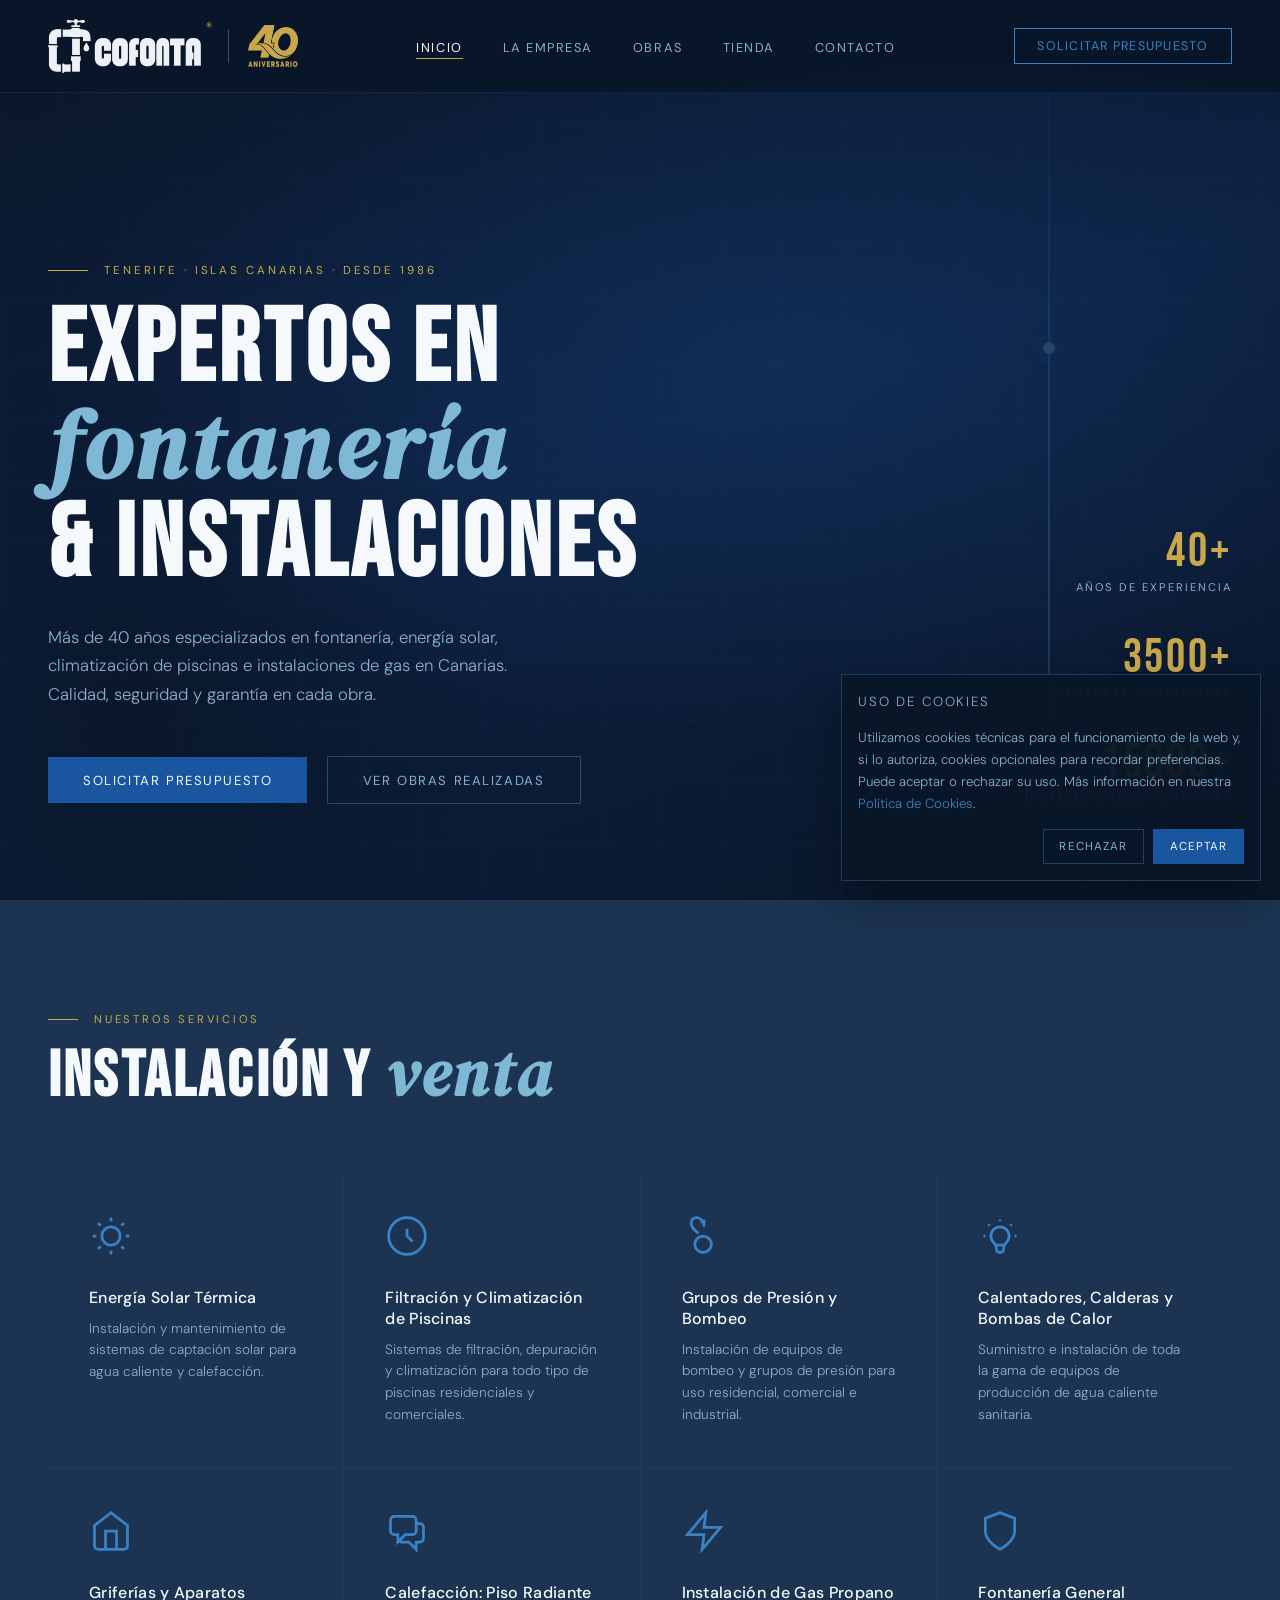
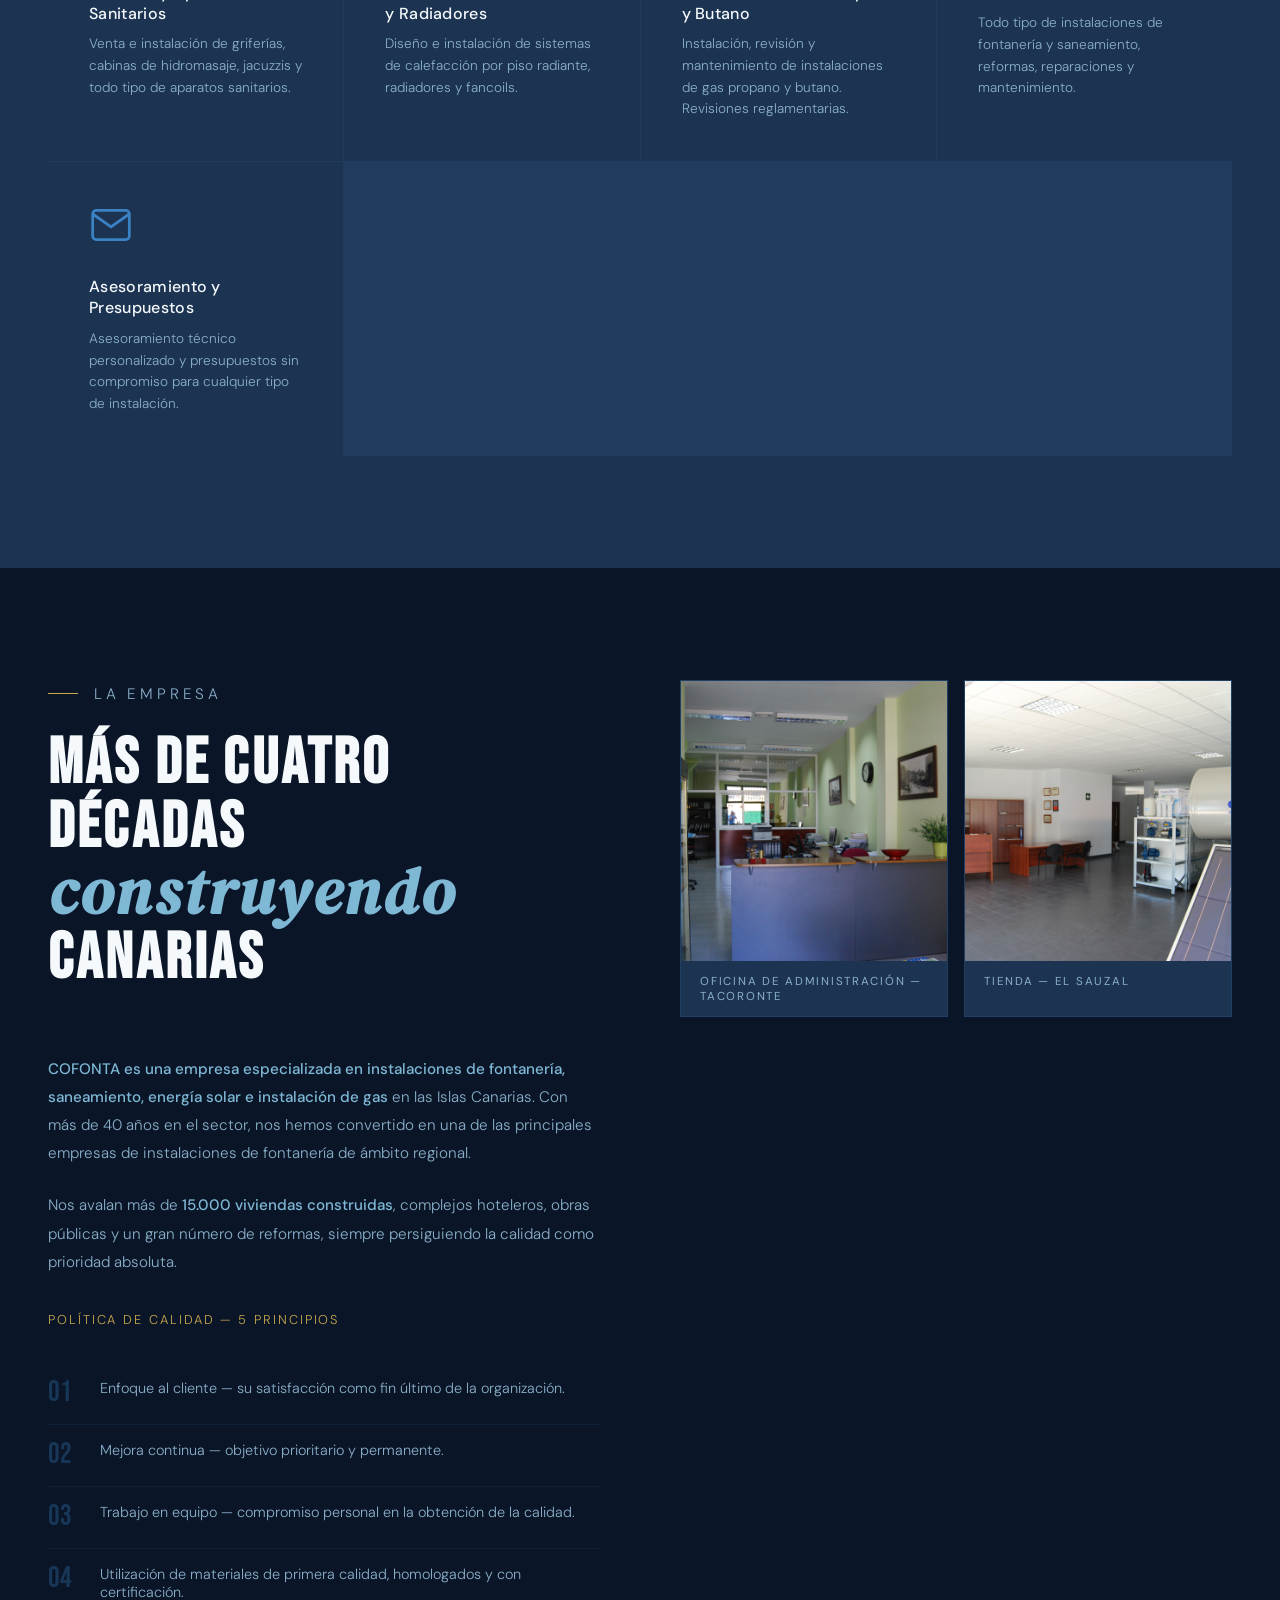
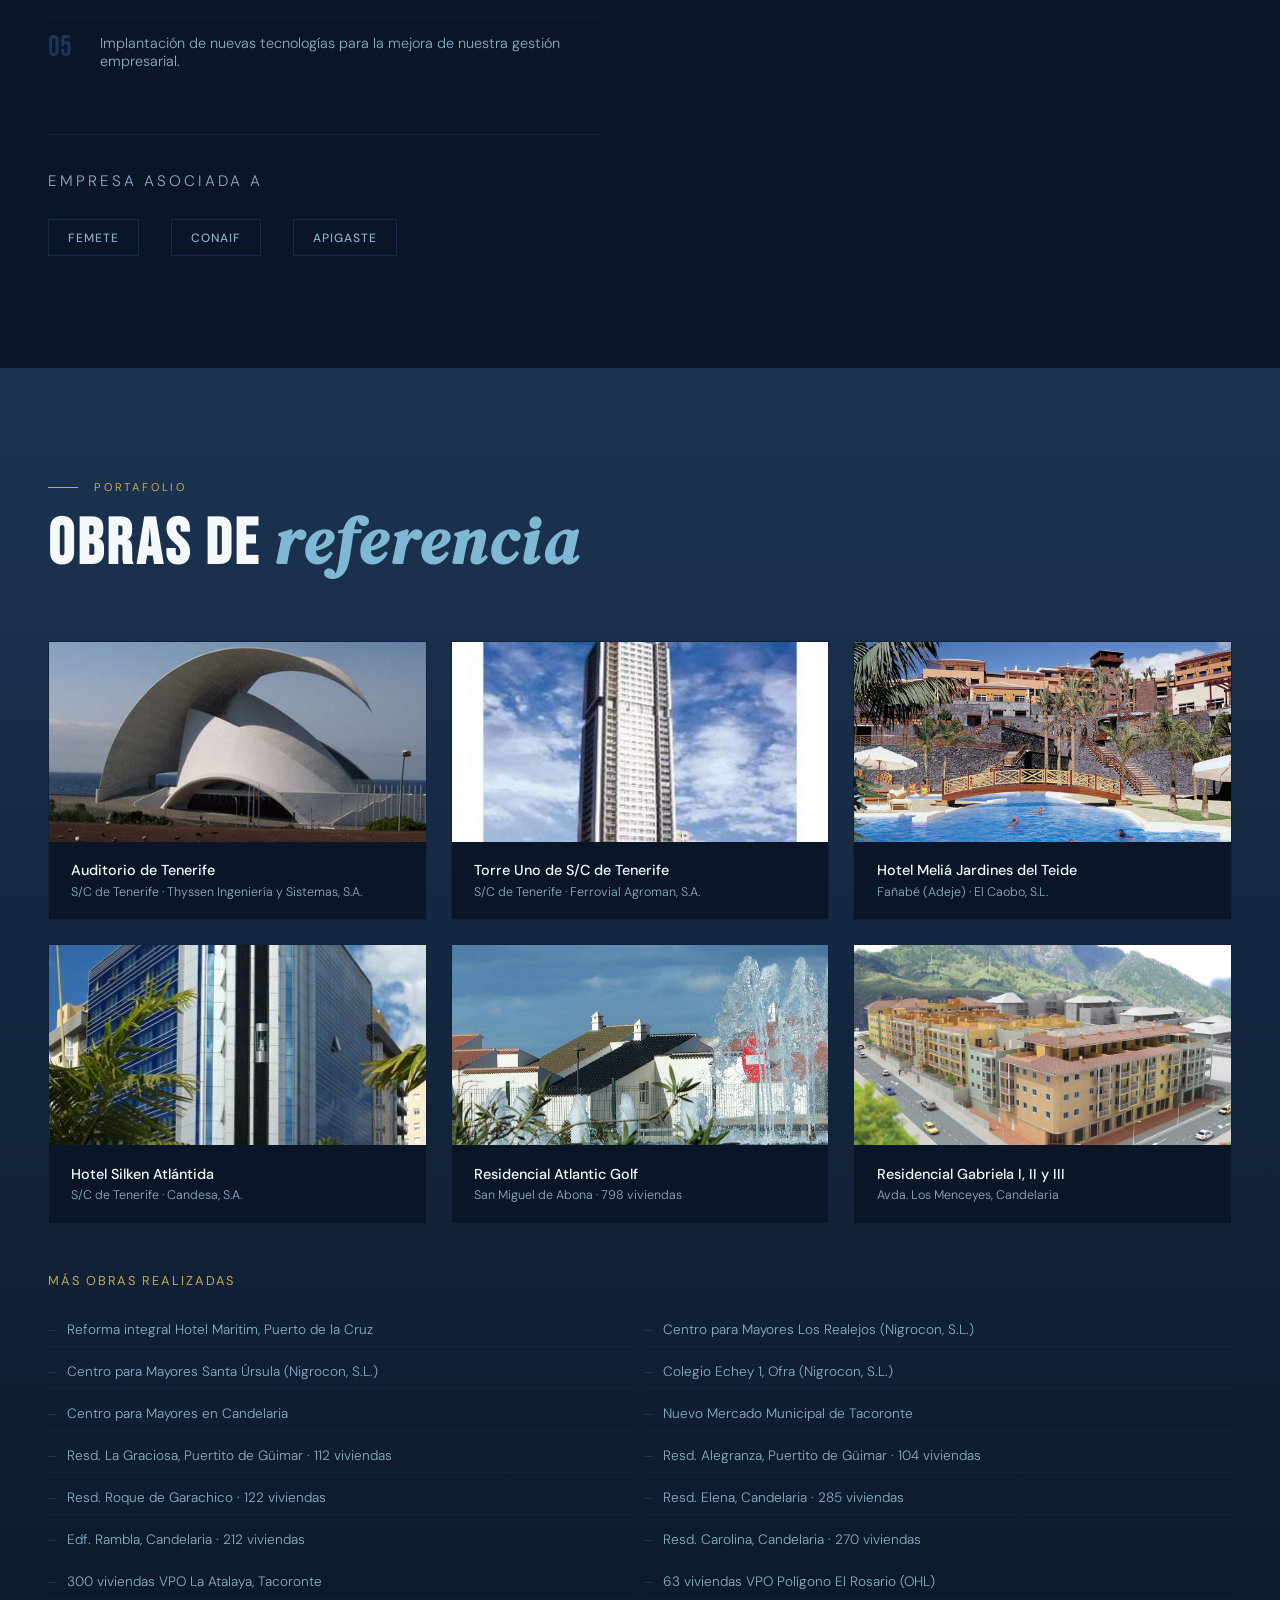
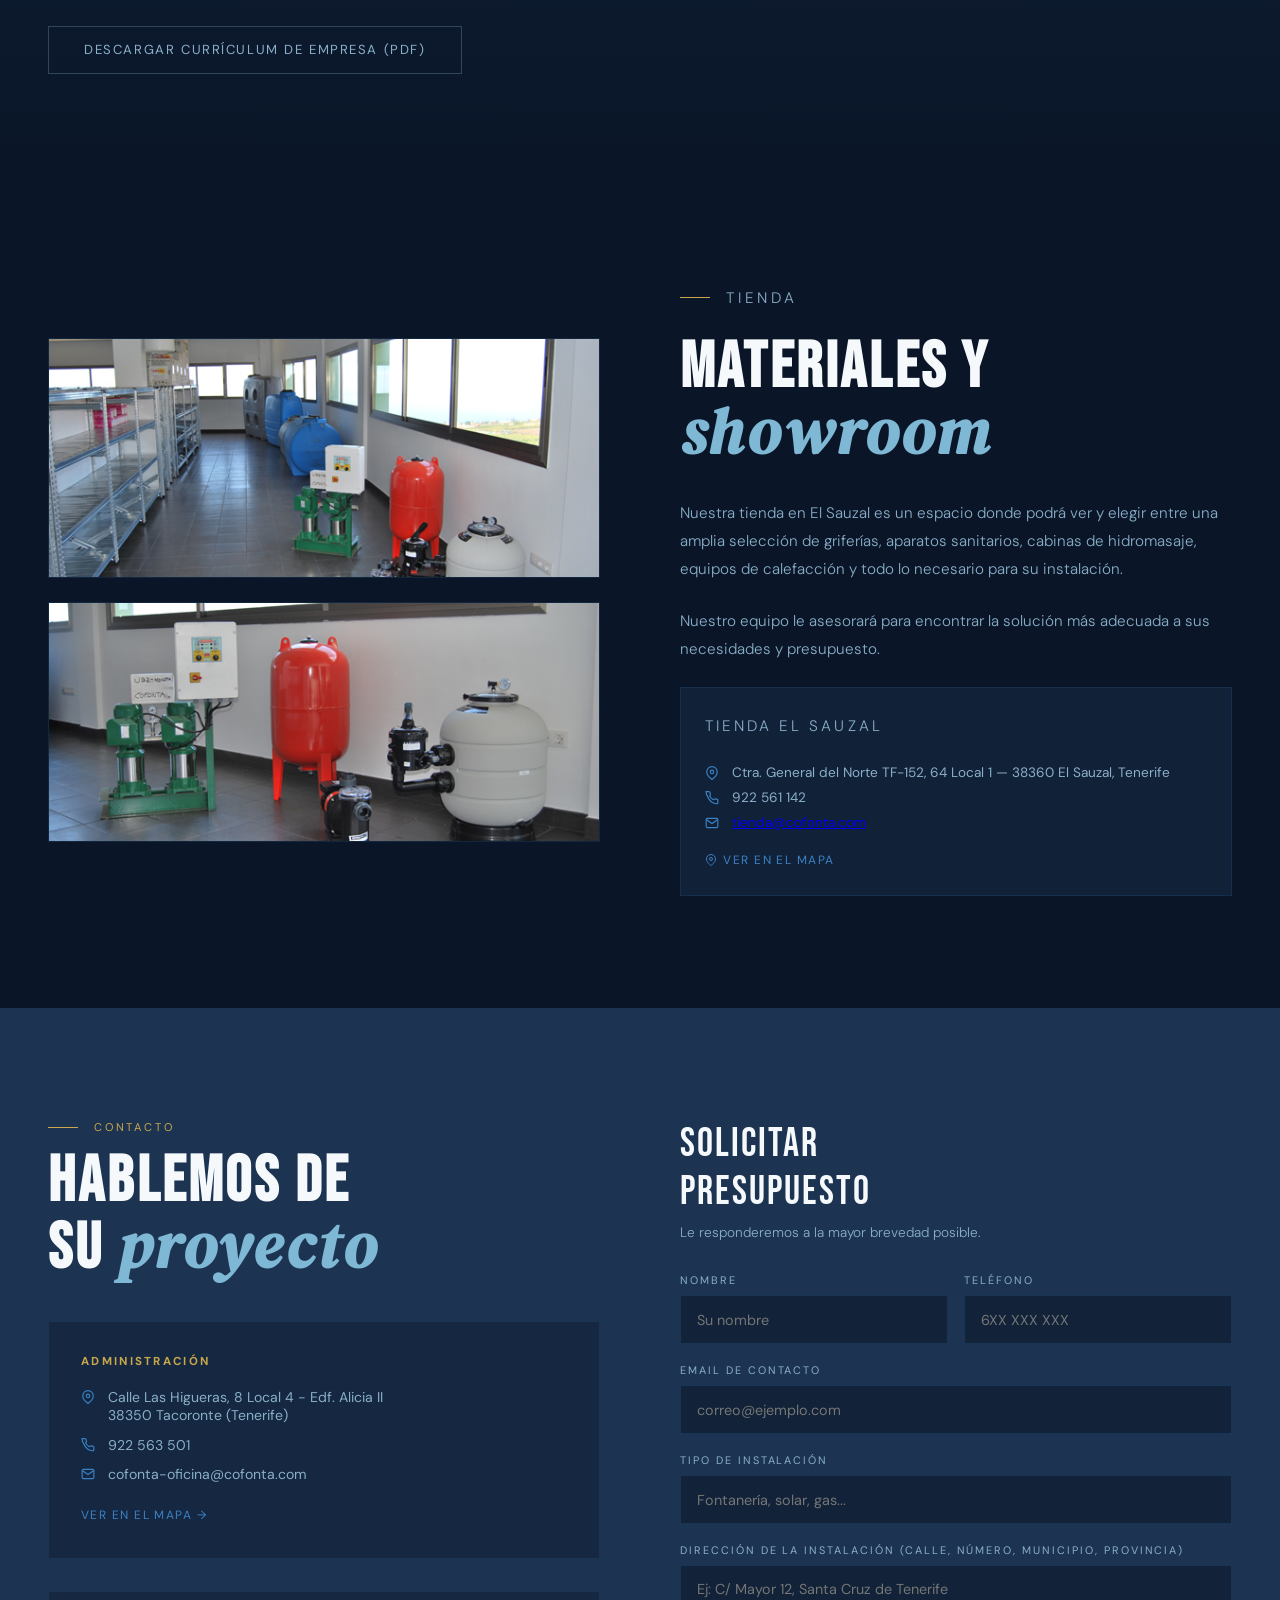
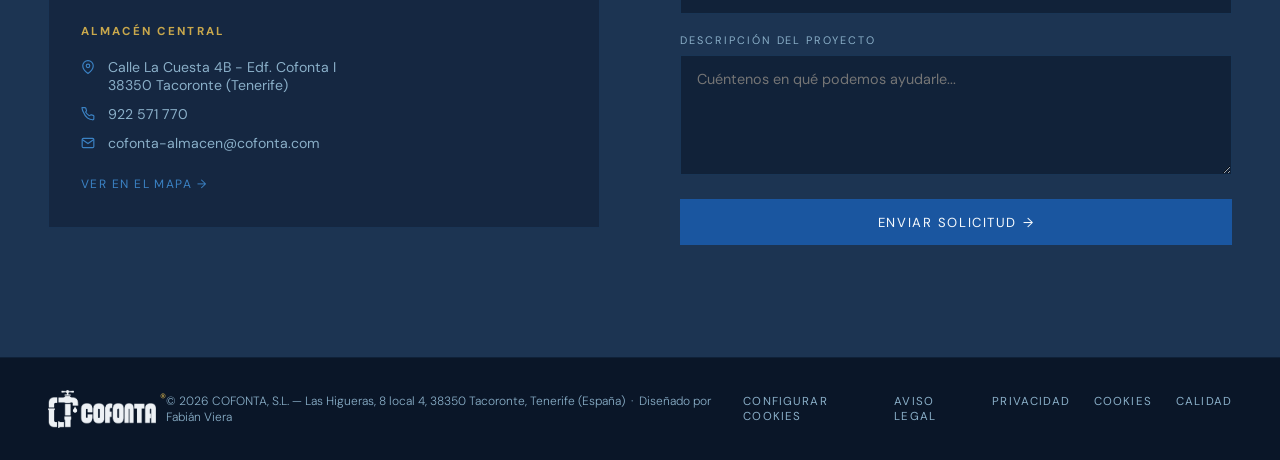
<file: index.html>
<!DOCTYPE html>
<html lang="es">
<head>
  <meta charset="UTF-8">
  <meta name="viewport" content="width=device-width, initial-scale=1.0">
  <title>COFONTA® — Instalaciones de Fontanería en Tenerife</title>
  <meta name="description" content="COFONTA, empresa de fontanería e instalaciones en Tenerife con más de 40 años de experiencia. Especialistas en energía solar, piscinas, calefacción, gas y fontanería general. Solicita tu presupuesto.">
  <meta name="robots" content="index, follow">
  <link rel="canonical" href="https://cofonta.com">

  <!-- Open Graph -->
  <meta property="og:type" content="website">
  <meta property="og:url" content="https://cofonta.com">
  <meta property="og:title" content="COFONTA® — Instalaciones de Fontanería en Tenerife">
  <meta property="og:description" content="Más de 40 años instalando fontanería, energía solar, piscinas y calefacción en Tenerife. Expertos en instalaciones para grandes obras y particulares.">
  <meta property="og:image" content="https://cofonta.com/og-cofonta.png">
  <meta property="og:image:width" content="1200">
  <meta property="og:image:height" content="630">
  <meta property="og:image:alt" content="Logotipo de COFONTA">
  <meta property="og:locale" content="es_ES">

  <!-- Twitter Card -->
  <meta name="twitter:card" content="summary_large_image">
  <meta name="twitter:title" content="COFONTA® — Instalaciones de Fontanería en Tenerife">
  <meta name="twitter:description" content="Más de 40 años instalando fontanería, energía solar, piscinas y calefacción en Tenerife.">
  <meta name="twitter:image" content="https://cofonta.com/og-cofonta.png">

  <!-- Schema.org LocalBusiness -->
  <script type="application/ld+json">
  {
    "@context": "https://schema.org",
    "@type": "Plumber",
    "name": "COFONTA",
    "url": "https://cofonta.com",
    "logo": "https://cofonta.com/logo-cofonta-google.png",
    "description": "Empresa de fontanería e instalaciones en Tenerife con más de 40 años de experiencia. Especialistas en energía solar, piscinas, calefacción, gas y fontanería general.",
    "telephone": "+34922563501",
    "email": "cofonta-oficina@cofonta.com",
    "address": {
      "@type": "PostalAddress",
      "streetAddress": "C/ Las Higueras, 8 - local 4",
      "addressLocality": "Tacoronte",
      "addressRegion": "Santa Cruz de Tenerife",
      "addressCountry": "ES"
    },
    "geo": {
      "@type": "GeoCoordinates",
      "latitude": 28.47681845567805,
      "longitude": -16.414416535029805
    },
    "openingHoursSpecification": [
      {
        "@type": "OpeningHoursSpecification",
        "dayOfWeek": ["Monday","Tuesday","Wednesday","Thursday","Friday"],
        "opens": "07:30",
        "closes": "15:30"
      }
    ],
    "areaServed": {
      "@type": "AdministrativeArea",
      "name": "Tenerife"
    }
  }
  </script>
  <link rel="preconnect" href="https://fonts.googleapis.com">
  <link href="https://fonts.googleapis.com/css2?family=Bebas+Neue&family=DM+Sans:ital,wght@0,300;0,400;0,500;1,300&family=DM+Serif+Display:ital@0;1&display=swap" rel="stylesheet">
  <link rel="stylesheet" href="styles.css">
  <link rel="apple-touch-icon" sizes="180x180" href="/apple-touch-icon.png?v=2">
  <link rel="icon" type="image/png" sizes="32x32" href="/favicon-32x32.png?v=2">
  <link rel="icon" type="image/png" sizes="16x16" href="/favicon-16x16.png?v=2">
  <link rel="manifest" href="/site.webmanifest?v=2">

</head>
<body>

<!-- NAV -->
<nav>
  <a href="index.html" class="nav-logo" style="text-decoration:none;">
    <img src="logo_cofonta_blanco.png" alt="COFONTA" class="logo-marca" width="153" height="54">
    <span class="reg">®</span>
    <span class="nav-40-sep" aria-hidden="true"></span>
    <img src="ImagenesWeb/aniversario-40-dorado.png" alt="40 aniversario COFONTA" class="nav-40" width="50" height="42">
  </a>
  <ul class="nav-links">
    <li><a href="#inicio" class="active">Inicio</a></li>
    <li><a href="#empresa">La Empresa</a></li>
    <li><a href="#obras">Obras</a></li>
    <li><a href="#tienda">Tienda</a></li>
    <li><a href="#contacto">Contacto</a></li>
  </ul>
  <a href="#contacto" class="nav-cta">Solicitar presupuesto</a>
  <button class="nav-hamburger" id="nav-hamburger" aria-label="Abrir menú" aria-expanded="false" aria-controls="nav-mobile">
    <span></span><span></span><span></span>
  </button>
</nav>

<!-- MENÚ MÓVIL -->
<nav class="nav-mobile" id="nav-mobile" aria-label="Menú móvil">
  <a href="#inicio" onclick="closeMobileNav()">Inicio</a>
  <a href="#empresa" onclick="closeMobileNav()">La Empresa</a>
  <a href="#obras" onclick="closeMobileNav()">Obras</a>
  <a href="#tienda" onclick="closeMobileNav()">Tienda</a>
  <a href="#contacto" onclick="closeMobileNav()">Contacto</a>
  <a href="#contacto" class="nav-mobile-cta" onclick="closeMobileNav()">Solicitar presupuesto</a>
</nav>

<!-- HERO -->
<section class="hero" id="inicio">
  <div class="hero-bg"></div>
  <div class="hero-grid"></div>
  <div class="hero-pipe"></div>

  <div class="hero-content">
    <p class="hero-eyebrow">Tenerife · Islas Canarias · Desde 1986</p>
    <h1>Expertos en<br><em>fontanería</em><br>& instalaciones</h1>
    <p class="hero-sub">Más de 40 años especializados en fontanería, energía solar, climatización de piscinas e instalaciones de gas en Canarias. Calidad, seguridad y garantía en cada obra.</p>
    <div class="hero-actions">
      <a href="#contacto" class="btn-primary">Solicitar presupuesto</a>
      <a href="#obras" class="btn-ghost">Ver obras realizadas</a>
    </div>
  </div>

  <div class="hero-stats">
    <div>
      <div class="stat-num"><span class="counter" data-target="40" data-decimals="0" data-suffix="">0</span><span>+</span></div>
      <div class="stat-label">Años de experiencia</div>
    </div>
    <div>
      <div class="stat-num"><span class="counter" data-target="3500" data-decimals="0" data-suffix="">0</span><span>+</span></div>
      <div class="stat-label">Viviendas construidas</div>
    </div>
    <div>
      <div class="stat-num"><span class="counter" data-target="15000" data-decimals="0" data-suffix="">0</span><span>+</span></div>
      <div class="stat-label">Instalaciones en Canarias</div>
    </div>
  </div>
</section>

<!-- SERVICIOS -->
<section class="section services-bg" id="servicios">
  <div class="section-header">
    <p class="section-eyebrow">Nuestros servicios</p>
    <h2>Instalación y <em>venta</em></h2>
  </div>
  <div class="services-grid">

    <div class="service-card">
      <svg class="service-icon" viewBox="0 0 24 24" fill="none" stroke="currentColor" stroke-width="1.5">
        <circle cx="12" cy="12" r="5"/><path d="M12 2v2M12 20v2M2 12h2M20 12h2M4.93 4.93l1.41 1.41M17.66 17.66l1.41 1.41M4.93 19.07l1.41-1.41M17.66 6.34l1.41-1.41"/>
      </svg>
      <h3>Energía Solar Térmica</h3>
      <p>Instalación y mantenimiento de sistemas de captación solar para agua caliente y calefacción.</p>
    </div>

    <div class="service-card">
      <svg class="service-icon" viewBox="0 0 24 24" fill="none" stroke="currentColor" stroke-width="1.5">
        <path d="M12 22c5.523 0 10-4.477 10-10S17.523 2 12 2 2 6.477 2 12s4.477 10 10 10z"/><path d="M12 8v4l3 3"/>
      </svg>
      <h3>Filtración y Climatización de Piscinas</h3>
      <p>Sistemas de filtración, depuración y climatización para todo tipo de piscinas residenciales y comerciales.</p>
    </div>

    <div class="service-card">
      <svg class="service-icon" viewBox="0 0 24 24" fill="none" stroke="currentColor" stroke-width="1.5">
        <path d="M7 16.5a4.5 4.5 0 119 0c0 2.5-2 4.5-4.5 4.5S7 19 7 16.5z"/><path d="M12 7V3M9 10.5C7 9 5 7 5 5c0-2 1.5-3 3-3s3 1 3 3"/>
      </svg>
      <h3>Grupos de Presión y Bombeo</h3>
      <p>Instalación de equipos de bombeo y grupos de presión para uso residencial, comercial e industrial.</p>
    </div>

    <div class="service-card">
      <svg class="service-icon" viewBox="0 0 24 24" fill="none" stroke="currentColor" stroke-width="1.5">
        <path d="M9.663 17h4.673M12 3v1m6.364 1.636l-.707.707M21 12h-1M4 12H3m3.343-5.657l-.707-.707m2.828 9.9a5 5 0 117.072 0l-.548.547A3.374 3.374 0 0014 18.469V19a2 2 0 11-4 0v-.531c0-.895-.356-1.754-.988-2.386l-.548-.547z"/>
      </svg>
      <h3>Calentadores, Calderas y Bombas de Calor</h3>
      <p>Suministro e instalación de toda la gama de equipos de producción de agua caliente sanitaria.</p>
    </div>

    <div class="service-card">
      <svg class="service-icon" viewBox="0 0 24 24" fill="none" stroke="currentColor" stroke-width="1.5">
        <path d="M3 9l9-7 9 7v11a2 2 0 01-2 2H5a2 2 0 01-2-2z"/><polyline points="9 22 9 12 15 12 15 22"/>
      </svg>
      <h3>Griferías y Aparatos Sanitarios</h3>
      <p>Venta e instalación de griferías, cabinas de hidromasaje, jacuzzis y todo tipo de aparatos sanitarios.</p>
    </div>

    <div class="service-card">
      <svg class="service-icon" viewBox="0 0 24 24" fill="none" stroke="currentColor" stroke-width="1.5">
        <path d="M17 8h2a2 2 0 012 2v6a2 2 0 01-2 2h-2v4l-4-4H9a1.994 1.994 0 01-1.414-.586m0 0L11 14h4a2 2 0 002-2V6a2 2 0 00-2-2H5a2 2 0 00-2 2v6a2 2 0 002 2h2v4l.586-.586z"/>
      </svg>
      <h3>Calefacción: Piso Radiante y Radiadores</h3>
      <p>Diseño e instalación de sistemas de calefacción por piso radiante, radiadores y fancoils.</p>
    </div>

    <div class="service-card">
      <svg class="service-icon" viewBox="0 0 24 24" fill="none" stroke="currentColor" stroke-width="1.5">
        <path d="M13 2L3 14h9l-1 8 10-12h-9l1-8z"/>
      </svg>
      <h3>Instalación de Gas Propano y Butano</h3>
      <p>Instalación, revisión y mantenimiento de instalaciones de gas propano y butano. Revisiones reglamentarias.</p>
    </div>

    <div class="service-card">
      <svg class="service-icon" viewBox="0 0 24 24" fill="none" stroke="currentColor" stroke-width="1.5">
        <path d="M12 22s8-4 8-10V5l-8-3-8 3v7c0 6 8 10 8 10z"/>
      </svg>
      <h3>Fontanería General</h3>
      <p>Todo tipo de instalaciones de fontanería y saneamiento, reformas, reparaciones y mantenimiento.</p>
    </div>

    <div class="service-card">
      <svg class="service-icon" viewBox="0 0 24 24" fill="none" stroke="currentColor" stroke-width="1.5">
        <path d="M4 4h16c1.1 0 2 .9 2 2v12c0 1.1-.9 2-2 2H4c-1.1 0-2-.9-2-2V6c0-1.1.9-2 2-2z"/><polyline points="22,6 12,13 2,6"/>
      </svg>
      <h3>Asesoramiento y Presupuestos</h3>
      <p>Asesoramiento técnico personalizado y presupuestos sin compromiso para cualquier tipo de instalación.</p>
    </div>

  </div>
</section>

<!-- EMPRESA -->
<section class="section empresa" id="empresa">
  <div class="empresa-inner">
    <div class="empresa-text">
      <div class="section-header">
        <p class="section-eyebrow">La empresa</p>
        <h2>Más de cuatro décadas<br><em>construyendo</em> Canarias</h2>
      </div>
      <p>
        <strong>COFONTA es una empresa especializada en instalaciones de fontanería, saneamiento, energía solar e instalación de gas</strong> en las Islas Canarias. Con más de 40 años en el sector, nos hemos convertido en una de las principales empresas de instalaciones de fontanería de ámbito regional.
      </p>
      <p>
        Nos avalan más de <strong>15.000 viviendas construidas</strong>, complejos hoteleros, obras públicas y un gran número de reformas, siempre persiguiendo la calidad como prioridad absoluta.
      </p>

      <p style="margin-top: 2rem; font-size: 0.8rem; letter-spacing: 0.15em; text-transform: uppercase; color: var(--gold);">Política de calidad — 5 principios</p>
      <ol class="calidad-list">
        <li><span class="calidad-num">01</span><span>Enfoque al cliente — su satisfacción como fin último de la organización.</span></li>
        <li><span class="calidad-num">02</span><span>Mejora continua — objetivo prioritario y permanente.</span></li>
        <li><span class="calidad-num">03</span><span>Trabajo en equipo — compromiso personal en la obtención de la calidad.</span></li>
        <li><span class="calidad-num">04</span><span>Utilización de materiales de primera calidad, homologados y con certificación.</span></li>
        <li><span class="calidad-num">05</span><span>Implantación de nuevas tecnologías para la mejora de nuestra gestión empresarial.</span></li>
      </ol>

      <div class="asociaciones">
        <p class="asociaciones-label">Empresa asociada a</p>
        <div class="logos-row">
          <div class="logo-badge">FEMETE</div>
          <div class="logo-badge">CONAIF</div>
          <div class="logo-badge">APIGASTE</div>
        </div>
      </div>
    </div>

   <div class="empresa-image-stack">
     <div class="img-card">
       <div class="img-wrapper">
         <img src="fotos cofonta/DSC_0664c.jpg" alt="Administración COFONTA" loading="lazy">
         </div>
         <div class="img-card-label">Oficina de administración — Tacoronte</div>
     </div>
     <div class="img-card">
       <div class="img-wrapper">
         <img src="fotos cofonta/DSC_1290b.JPG" alt="Tienda COFONTA El Sauzal" loading="lazy">
         </div>
         <div class="img-card-label">Tienda — El Sauzal</div>
     </div>
    </div>
  </div>
</section>

<!-- OBRAS -->
<section class="section obras" id="obras">
  <div class="section-header">
    <p class="section-eyebrow">Portafolio</p>
    <h2>Obras de <em>referencia</em></h2>
  </div>

  <div class="obras-grid">
    <div class="obra-card">
      <img loading="lazy" src="ImagenesWeb/auditorio-2.jpg" alt="Auditorio de Tenerife">
      <div class="obra-card-body">
        <h4>Auditorio de Tenerife</h4>
        <p>S/C de Tenerife · Thyssen Ingeniería y Sistemas, S.A.</p>
      </div>
    </div>
    <div class="obra-card">
      <img loading="lazy" src="ImagenesWeb/TorreSCTF.jpg" alt="Torre Uno de S/C de Tenerife">
      <div class="obra-card-body">
        <h4>Torre Uno de S/C de Tenerife</h4>
        <p>S/C de Tenerife · Ferrovial Agroman, S.A.</p>
      </div>
    </div>
    <div class="obra-card">
      <img loading="lazy" src="ImagenesWeb/normal_MeliaJardinesDelTeide02-Pool.jpg" alt="Hotel Jardines del Teide">
      <div class="obra-card-body">
        <h4>Hotel Meliá Jardines del Teide</h4>
        <p>Fañabé (Adeje) · El Caobo, S.L.</p>
      </div>
    </div>
    <div class="obra-card">
      <img loading="lazy" src="ImagenesWeb/HotelAtlantida.jpg" alt="Hotel Silken Atlántida">
      <div class="obra-card-body">
        <h4>Hotel Silken Atlántida</h4>
        <p>S/C de Tenerife · Candesa, S.A.</p>
      </div>
    </div>
    <div class="obra-card">
      <img loading="lazy" src="ImagenesWeb/AtlanticGolf2.jpg" alt="Residencial Atlantic Golf">
      <div class="obra-card-body">
        <h4>Residencial Atlantic Golf</h4>
        <p>San Miguel de Abona · 798 viviendas</p>
      </div>
    </div>
    <div class="obra-card">
      <img loading="lazy" src="ImagenesWeb/GabrielaII.jpg" alt="Residencial Gabriela">
      <div class="obra-card-body">
        <h4>Residencial Gabriela I, II y III</h4>
        <p>Avda. Los Menceyes, Candelaria</p>
      </div>
    </div>
  </div>

  <p class="obras-list-title">Más obras realizadas</p>
  <ul class="obras-list">
    <li>Reforma integral Hotel Maritim, Puerto de la Cruz</li>
    <li>Centro para Mayores Los Realejos (Nigrocon, S.L.)</li>
    <li>Centro para Mayores Santa Úrsula (Nigrocon, S.L.)</li>
    <li>Colegio Echey 1, Ofra (Nigrocon, S.L.)</li>
    <li>Centro para Mayores en Candelaria</li>
    <li>Nuevo Mercado Municipal de Tacoronte</li>
    <li>Resd. La Graciosa, Puertito de Güimar · 112 viviendas</li>
    <li>Resd. Alegranza, Puertito de Güimar · 104 viviendas</li>
    <li>Resd. Roque de Garachico · 122 viviendas</li>
    <li>Resd. Elena, Candelaria · 285 viviendas</li>
    <li>Edf. Rambla, Candelaria · 212 viviendas</li>
    <li>Resd. Carolina, Candelaria · 270 viviendas</li>
    <li>300 viviendas VPO La Atalaya, Tacoronte</li>
    <li>63 viviendas VPO Polígono El Rosario (OHL)</li>
  </ul>

  <div style="margin-top:2.5rem;">
    <a href="curriculum cofonta.pdf" class="btn-ghost" download>
      Descargar Currículum de Empresa (PDF)
    </a>
  </div>
</section>

<!-- TIENDA -->
<section class="section tienda" id="tienda">
  <div class="tienda-inner">
    <div class="tienda-images">
      <img src="fotos cofonta/DSC_1275.JPG" alt="Tienda COFONTA El Sauzal" loading="lazy">
      <img src="fotos cofonta/DSC_1278.JPG" alt="Interior tienda COFONTA" loading="lazy">
    </div>
    <div class="tienda-text">
      <div class="section-header" style="margin-bottom: 2rem;">
        <p class="section-eyebrow">Tienda</p>
        <h2>Materiales y<br><em>showroom</em></h2>
      </div>
      <p>Nuestra tienda en El Sauzal es un espacio donde podrá ver y elegir entre una amplia selección de griferías, aparatos sanitarios, cabinas de hidromasaje, equipos de calefacción y todo lo necesario para su instalación.</p>
      <p>Nuestro equipo le asesorará para encontrar la solución más adecuada a sus necesidades y presupuesto.</p>

      <div class="info-block">
        <p class="info-block-title">Tienda El Sauzal</p>
        <div class="info-row">
          <svg width="14" height="14" viewBox="0 0 24 24" fill="none" stroke="currentColor" stroke-width="2"><path d="M21 10c0 7-9 13-9 13s-9-6-9-13a9 9 0 0118 0z"/><circle cx="12" cy="10" r="3"/></svg>
          Ctra. General del Norte TF-152, 64 Local 1 — 38360 El Sauzal, Tenerife
        </div>
        <div class="info-row">
          <svg width="14" height="14" viewBox="0 0 24 24" fill="none" stroke="currentColor" stroke-width="2"><path d="M22 16.92v3a2 2 0 01-2.18 2 19.79 19.79 0 01-8.63-3.07A19.5 19.5 0 014.68 9.84a19.79 19.79 0 01-3.07-8.67A2 2 0 013.59 1h3a2 2 0 012 1.72c.127.96.361 1.903.7 2.81a2 2 0 01-.45 2.11L7.91 8.56a16 16 0 006.29 6.29l1.62-.87a2 2 0 012.11-.45c.907.339 1.85.573 2.81.7A2 2 0 0122 16.92z"/></svg>
          922 561 142
        </div>
        <div class="info-row">
          <svg width="14" height="14" viewBox="0 0 24 24" fill="none" stroke="currentColor" stroke-width="2"><path d="M4 4h16c1.1 0 2 .9 2 2v12c0 1.1-.9 2-2 2H4c-1.1 0-2-.9-2-2V6c0-1.1.9-2 2-2z"/><polyline points="22,6 12,13 2,6"/></svg>
          <a href="mailto:tienda@cofonta.com">tienda@cofonta.com</a>
        </div>
        <a href="mapatiendasauzal.html" class="map-link">
          <svg width="12" height="12" viewBox="0 0 24 24" fill="none" stroke="currentColor" stroke-width="2"><path d="M21 10c0 7-9 13-9 13s-9-6-9-13a9 9 0 0118 0z"/><circle cx="12" cy="10" r="3"/></svg>
          Ver en el mapa
        </a>
      </div>
    </div>
  </div>
</section>

<!-- CONTACTO -->
<section class="section contacto" id="contacto">
  <div class="contacto-inner">
    <div>
      <div class="section-header" style="margin-bottom: 2.5rem;">
        <p class="section-eyebrow">Contacto</p>
        <h2>Hablemos de<br>su <em>proyecto</em></h2>
      </div>
      <div class="contact-locations">

        <div class="contact-loc">
          <h4>Administración</h4>
          <div class="contact-detail">
            <svg width="14" height="14" viewBox="0 0 24 24" fill="none" stroke="currentColor" stroke-width="2"><path d="M21 10c0 7-9 13-9 13s-9-6-9-13a9 9 0 0118 0z"/><circle cx="12" cy="10" r="3"/></svg>
            Calle Las Higueras, 8 Local 4 - Edf. Alicia II<br>38350 Tacoronte (Tenerife)
          </div>
          <div class="contact-detail">
            <svg width="14" height="14" viewBox="0 0 24 24" fill="none" stroke="currentColor" stroke-width="2"><path d="M22 16.92v3a2 2 0 01-2.18 2 19.79 19.79 0 01-8.63-3.07A19.5 19.5 0 014.68 9.84a19.79 19.79 0 01-3.07-8.67A2 2 0 013.59 1h3a2 2 0 012 1.72c.127.96.361 1.903.7 2.81a2 2 0 01-.45 2.11L7.91 8.56a16 16 0 006.29 6.29l1.62-.87a2 2 0 012.11-.45c.907.339 1.85.573 2.81.7A2 2 0 0122 16.92z"/></svg>
            <a href="tel:922563501">922 563 501</a>
          </div>
          <div class="contact-detail">
            <svg width="14" height="14" viewBox="0 0 24 24" fill="none" stroke="currentColor" stroke-width="2"><path d="M4 4h16c1.1 0 2 .9 2 2v12c0 1.1-.9 2-2 2H4c-1.1 0-2-.9-2-2V6c0-1.1.9-2 2-2z"/><polyline points="22,6 12,13 2,6"/></svg>
            <a href="mailto:cofonta-oficina@cofonta.com">cofonta-oficina@cofonta.com</a>
          </div>
          <a href="mapaoficina.html" class="map-link">Ver en el mapa →</a>
        </div>

        <div class="contact-loc">
          <h4>Almacén Central</h4>
          <div class="contact-detail">
            <svg width="14" height="14" viewBox="0 0 24 24" fill="none" stroke="currentColor" stroke-width="2"><path d="M21 10c0 7-9 13-9 13s-9-6-9-13a9 9 0 0118 0z"/><circle cx="12" cy="10" r="3"/></svg>
            Calle La Cuesta 4B - Edf. Cofonta I<br>38350 Tacoronte (Tenerife)
          </div>
          <div class="contact-detail">
            <svg width="14" height="14" viewBox="0 0 24 24" fill="none" stroke="currentColor" stroke-width="2"><path d="M22 16.92v3a2 2 0 01-2.18 2 19.79 19.79 0 01-8.63-3.07A19.5 19.5 0 014.68 9.84a19.79 19.79 0 01-3.07-8.67A2 2 0 013.59 1h3a2 2 0 012 1.72c.127.96.361 1.903.7 2.81a2 2 0 01-.45 2.11L7.91 8.56a16 16 0 006.29 6.29l1.62-.87a2 2 0 012.11-.45c.907.339 1.85.573 2.81.7A2 2 0 0122 16.92z"/></svg>
            <a href="tel:922571770">922 571 770</a>
          </div>
          <div class="contact-detail">
            <svg width="14" height="14" viewBox="0 0 24 24" fill="none" stroke="currentColor" stroke-width="2"><path d="M4 4h16c1.1 0 2 .9 2 2v12c0 1.1-.9 2-2 2H4c-1.1 0-2-.9-2-2V6c0-1.1.9-2 2-2z"/><polyline points="22,6 12,13 2,6"/></svg>
            <a href="mailto:cofonta-almacen@cofonta.com">cofonta-almacen@cofonta.com</a>
          </div>
          <a href="mapaalmacen.html" class="map-link">Ver en el mapa →</a>
        </div>

      </div>
    </div>

    <div>
      <p class="contact-form-title">Solicitar<br>presupuesto</p>
      <p class="contact-form-sub">Le responderemos a la mayor brevedad posible.</p>
      <div id="form-success" style="display:none; padding:1.2rem; background:rgba(59,130,196,0.12); border:1px solid rgba(59,130,196,0.4); margin-bottom:1.5rem; font-size:0.88rem; color:var(--water); line-height:1.6;">
        ✓ Su correo ha sido preparado. Si su cliente de correo no se ha abierto automáticamente, escríbanos directamente a <a href="mailto:cofonta-oficina@cofonta.com">cofonta-oficina@cofonta.com</a>
      </div>
      <div class="form-row">
        <div class="form-field">
          <label for="f-nombre">Nombre</label>
          <input type="text" id="f-nombre" placeholder="Su nombre">
        </div>
        <div class="form-field">
          <label for="f-telefono">Teléfono</label>
          <input type="tel" id="f-telefono" placeholder="6XX XXX XXX">
        </div>
      </div>
      <div class="form-field">
        <label for="f-email">Email de contacto</label>
        <input type="email" id="f-email" placeholder="correo@ejemplo.com">
      </div>
      <div class="form-field">
        <label for="f-servicio">Tipo de instalación</label>
        <input type="text" id="f-servicio" placeholder="Fontanería, solar, gas...">
      </div>
      <div class="form-field">
        <label for="f-direccion">Dirección de la instalación (calle, número, municipio, provincia)</label>
        <input type="text" id="f-direccion" placeholder="Ej: C/ Mayor 12, Santa Cruz de Tenerife">
      </div>
      <div class="form-field">
        <label for="f-mensaje">Descripción del proyecto</label>
        <textarea id="f-mensaje" placeholder="Cuéntenos en qué podemos ayudarle..."></textarea>
      </div>
      <button id="btn-enviar" class="btn-primary" style="width:100%; border:none; font-family:'DM Sans',sans-serif; font-size:0.82rem; letter-spacing:0.12em; cursor:pointer;">
        Enviar solicitud →
      </button>
    </div>
  </div>
</section>

<!-- FOOTER -->
<footer>
  <div class="nav-logo" style="text-decoration:none;">
    <img src="logo_cofonta_blanco.png" alt="COFONTA" class="logo-marca" width="153" height="54">
    <span class="reg">®</span>
  </div>
  <p class="footer-copy">© 2026 COFONTA, S.L. — Las Higueras, 8 local 4, 38350 Tacoronte, Tenerife (España) &nbsp;·&nbsp; Diseñado por Fabián Viera</p>
<div class="footer-legal">
    <a href="#" id="open-cookie-preferences">Configurar cookies</a>
    <a href="aviso-legal.html">Aviso Legal</a>
    <a href="politica-privacidad.html">Privacidad</a>
    <a href="politica-cookies.html">Cookies</a>
    <a href="politica-calidad.html">Calidad</a>
  </div>
</footer>

<div id="cookie-banner" class="cookie-banner" role="dialog" aria-live="polite" aria-label="Aviso de cookies">
  <p class="cookie-banner-title">Uso de cookies</p>
  <p>
    Utilizamos cookies técnicas para el funcionamiento de la web y, si lo autoriza,
    cookies opcionales para recordar preferencias. Puede aceptar o rechazar su uso.
    Más información en nuestra <a href="politica-cookies.html">Política de Cookies</a>.
  </p>
  <div class="cookie-banner-actions">
    <button id="btn-cookies-reject" class="cookie-btn cookie-btn-reject" type="button">Rechazar</button>
    <button id="btn-cookies-accept" class="cookie-btn cookie-btn-accept" type="button">Aceptar</button>
  </div>
</div>

<script>
  const COOKIE_CONSENT_NAME = 'cofonta_cookie_consent';
  const OPTIONAL_COOKIE_NAME = 'cofonta_user_preferences';

  const CookieManager = {
    set(name, value, days, options = {}) {
      let cookie = encodeURIComponent(name) + '=' + encodeURIComponent(value);
      if (typeof days === 'number') {
        const expirationDate = new Date();
        expirationDate.setTime(expirationDate.getTime() + days * 24 * 60 * 60 * 1000);
        cookie += '; expires=' + expirationDate.toUTCString();
      }

      cookie += '; path=' + (options.path || '/');
      cookie += '; SameSite=' + (options.sameSite || 'Lax');

      if (window.location.protocol === 'https:') {
        cookie += '; Secure';
      }

      document.cookie = cookie;
    },

    get(name) {
      const encodedName = encodeURIComponent(name) + '=';
      const cookies = document.cookie.split(';');

      for (let i = 0; i < cookies.length; i += 1) {
        const cookie = cookies[i].trim();
        if (cookie.indexOf(encodedName) === 0) {
          return decodeURIComponent(cookie.substring(encodedName.length));
        }
      }

      return null;
    },

    remove(name, path = '/') {
      document.cookie = encodeURIComponent(name) + '=; expires=Thu, 01 Jan 1970 00:00:00 GMT; path=' + path + '; SameSite=Lax';
    }
  };

  function showCookieBanner() {
    document.getElementById('cookie-banner').classList.add('show');
  }

  function hideCookieBanner() {
    document.getElementById('cookie-banner').classList.remove('show');
  }

  function applyCookiePreferences(consentValue) {
    if (consentValue === 'accepted') {
      // Cookie opcional de ejemplo para almacenar preferencias del usuario.
      const preferences = {
        analytics: true,
        savedAt: new Date().toISOString()
      };
      CookieManager.set(OPTIONAL_COOKIE_NAME, JSON.stringify(preferences), 180);
      return;
    }

    CookieManager.remove(OPTIONAL_COOKIE_NAME);
    ['_ga', '_gid', '_gat', '_ga_XXXXXXXXXX'].forEach(function(cookieName) {
      CookieManager.remove(cookieName);
    });
  }

  function saveCookieConsent(consentValue) {
    CookieManager.set(COOKIE_CONSENT_NAME, consentValue, 365);
    applyCookiePreferences(consentValue);
    hideCookieBanner();
  }

  function initCookieConsent() {
    const currentConsent = CookieManager.get(COOKIE_CONSENT_NAME);

    if (currentConsent === 'accepted' || currentConsent === 'rejected') {
      applyCookiePreferences(currentConsent);
      return;
    }

    showCookieBanner();
  }

  document.getElementById('btn-cookies-accept').addEventListener('click', function() {
    saveCookieConsent('accepted');
  });

  document.getElementById('btn-cookies-reject').addEventListener('click', function() {
    saveCookieConsent('rejected');
  });

  document.getElementById('open-cookie-preferences').addEventListener('click', function(event) {
    event.preventDefault();
    showCookieBanner();
  });

  initCookieConsent();

  // Counter animation
  function animateCounter(el) {
    const target = parseFloat(el.dataset.target);
    const decimals = parseInt(el.dataset.decimals) || 0;
    const suffix = el.dataset.suffix || '';
    const duration = 2000;
    const start = performance.now();

    function step(now) {
      const elapsed = now - start;
      const progress = Math.min(elapsed / duration, 1);
      // easeOutQuart
      const ease = 1 - Math.pow(1 - progress, 4);
      const current = target * ease;
      el.textContent = current.toFixed(decimals) + suffix;
      if (progress < 1) requestAnimationFrame(step);
    }

    requestAnimationFrame(step);
  }

  const statsObserver = new IntersectionObserver(function(entries) {
    entries.forEach(function(entry) {
      if (entry.isIntersecting) {
        entry.target.querySelectorAll('.counter').forEach(animateCounter);
        statsObserver.unobserve(entry.target);
      }
    });
  }, { threshold: 0.3 });

  const heroStats = document.querySelector('.hero-stats');
  if (heroStats) statsObserver.observe(heroStats);

  // Active nav link on scroll
  const sections = document.querySelectorAll('section[id]');
  const navLinks = document.querySelectorAll('.nav-links a');
  window.addEventListener('scroll', () => {
    let current = '';
    sections.forEach(s => {
      if (window.scrollY >= s.offsetTop - 120) current = s.id;
    });
    navLinks.forEach(a => {
      a.classList.remove('active');
      if (a.getAttribute('href') === '#' + current) a.classList.add('active');
    });
  });

  // Mobile nav
  const hamburger = document.getElementById('nav-hamburger');
  const mobileNav = document.getElementById('nav-mobile');

  hamburger.addEventListener('click', function() {
    const isOpen = mobileNav.classList.toggle('open');
    hamburger.classList.toggle('open', isOpen);
    hamburger.setAttribute('aria-expanded', isOpen ? 'true' : 'false');
    document.body.style.overflow = isOpen ? 'hidden' : '';
  });

  function closeMobileNav() {
    mobileNav.classList.remove('open');
    hamburger.classList.remove('open');
    hamburger.setAttribute('aria-expanded', 'false');
    document.body.style.overflow = '';
  }

  // Cerrar menú móvil con Escape
  document.addEventListener('keydown', function(e) {
    if (e.key === 'Escape' && mobileNav.classList.contains('open')) closeMobileNav();
  });

  // Formulario de contacto — validación mejorada + abre cliente de correo
  document.getElementById('btn-enviar').addEventListener('click', function() {
    const nombreEl   = document.getElementById('f-nombre');
    const telefonoEl = document.getElementById('f-telefono');
    const emailEl    = document.getElementById('f-email');
    const servicioEl = document.getElementById('f-servicio');
    const direccionEl= document.getElementById('f-direccion');
    const mensajeEl  = document.getElementById('f-mensaje');

    const nombre    = nombreEl.value.trim();
    const telefono  = telefonoEl.value.trim();
    const email     = emailEl.value.trim();
    const servicio  = servicioEl.value.trim();
    const direccion = direccionEl.value.trim();
    const mensaje   = mensajeEl.value.trim();

    // Limpiar errores previos
    [nombreEl, emailEl, mensajeEl].forEach(function(el) { el.classList.remove('error'); });

    let valid = true;

    if (!nombre) {
      nombreEl.classList.add('error');
      nombreEl.focus();
      valid = false;
    }
    if (!mensaje) {
      mensajeEl.classList.add('error');
      if (valid) mensajeEl.focus();
      valid = false;
    }
    if (email && !/^[^\s@]+@[^\s@]+\.[^\s@]+$/.test(email)) {
      emailEl.classList.add('error');
      if (valid) emailEl.focus();
      valid = false;
    }

    if (!valid) {
      alert('Por favor, corrija los campos marcados en rojo antes de continuar.');
      return;
    }

    const asunto = 'Solicitud de presupuesto — ' + (servicio || 'Instalación');
    const cuerpo =
      'Estimado equipo de COFONTA,\n\n' +
      'Les contacto para solicitar información / presupuesto:\n\n' +
      'Nombre:       ' + nombre + '\n' +
      'Teléfono:     ' + (telefono  || '—') + '\n' +
      'Email:        ' + (email     || '—') + '\n' +
      'Instalación:  ' + (servicio  || '—') + '\n' +
      'Dirección:    ' + (direccion || '—') + '\n\n' +
      'Descripción:\n' + mensaje + '\n\nGracias.';

    window.location.href =
      'mailto:cofonta-oficina@cofonta.com' +
      '?subject=' + encodeURIComponent(asunto) +
      '&body='    + encodeURIComponent(cuerpo);

    const ok = document.getElementById('form-success');
    ok.style.display = 'block';
    ok.scrollIntoView({ behavior: 'smooth', block: 'nearest' });
  });
</script>

</body>
</html>
</file>
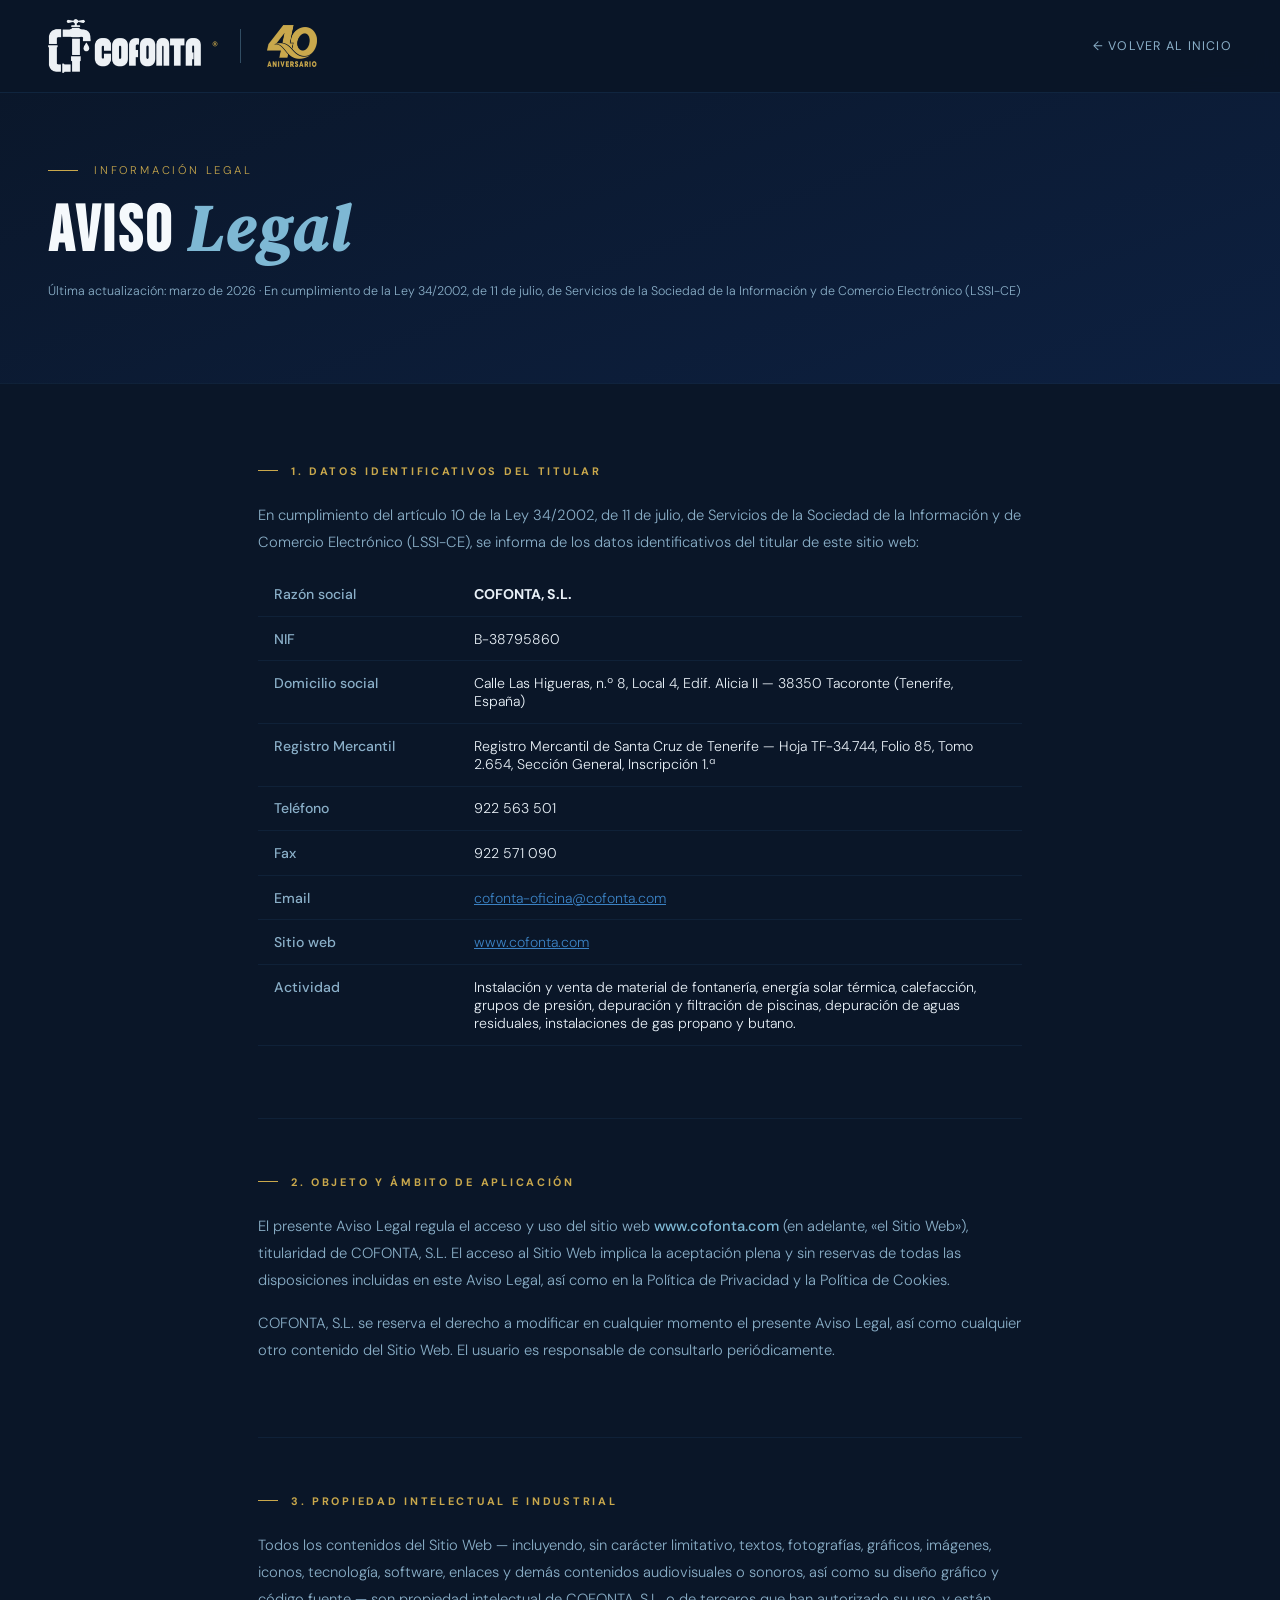
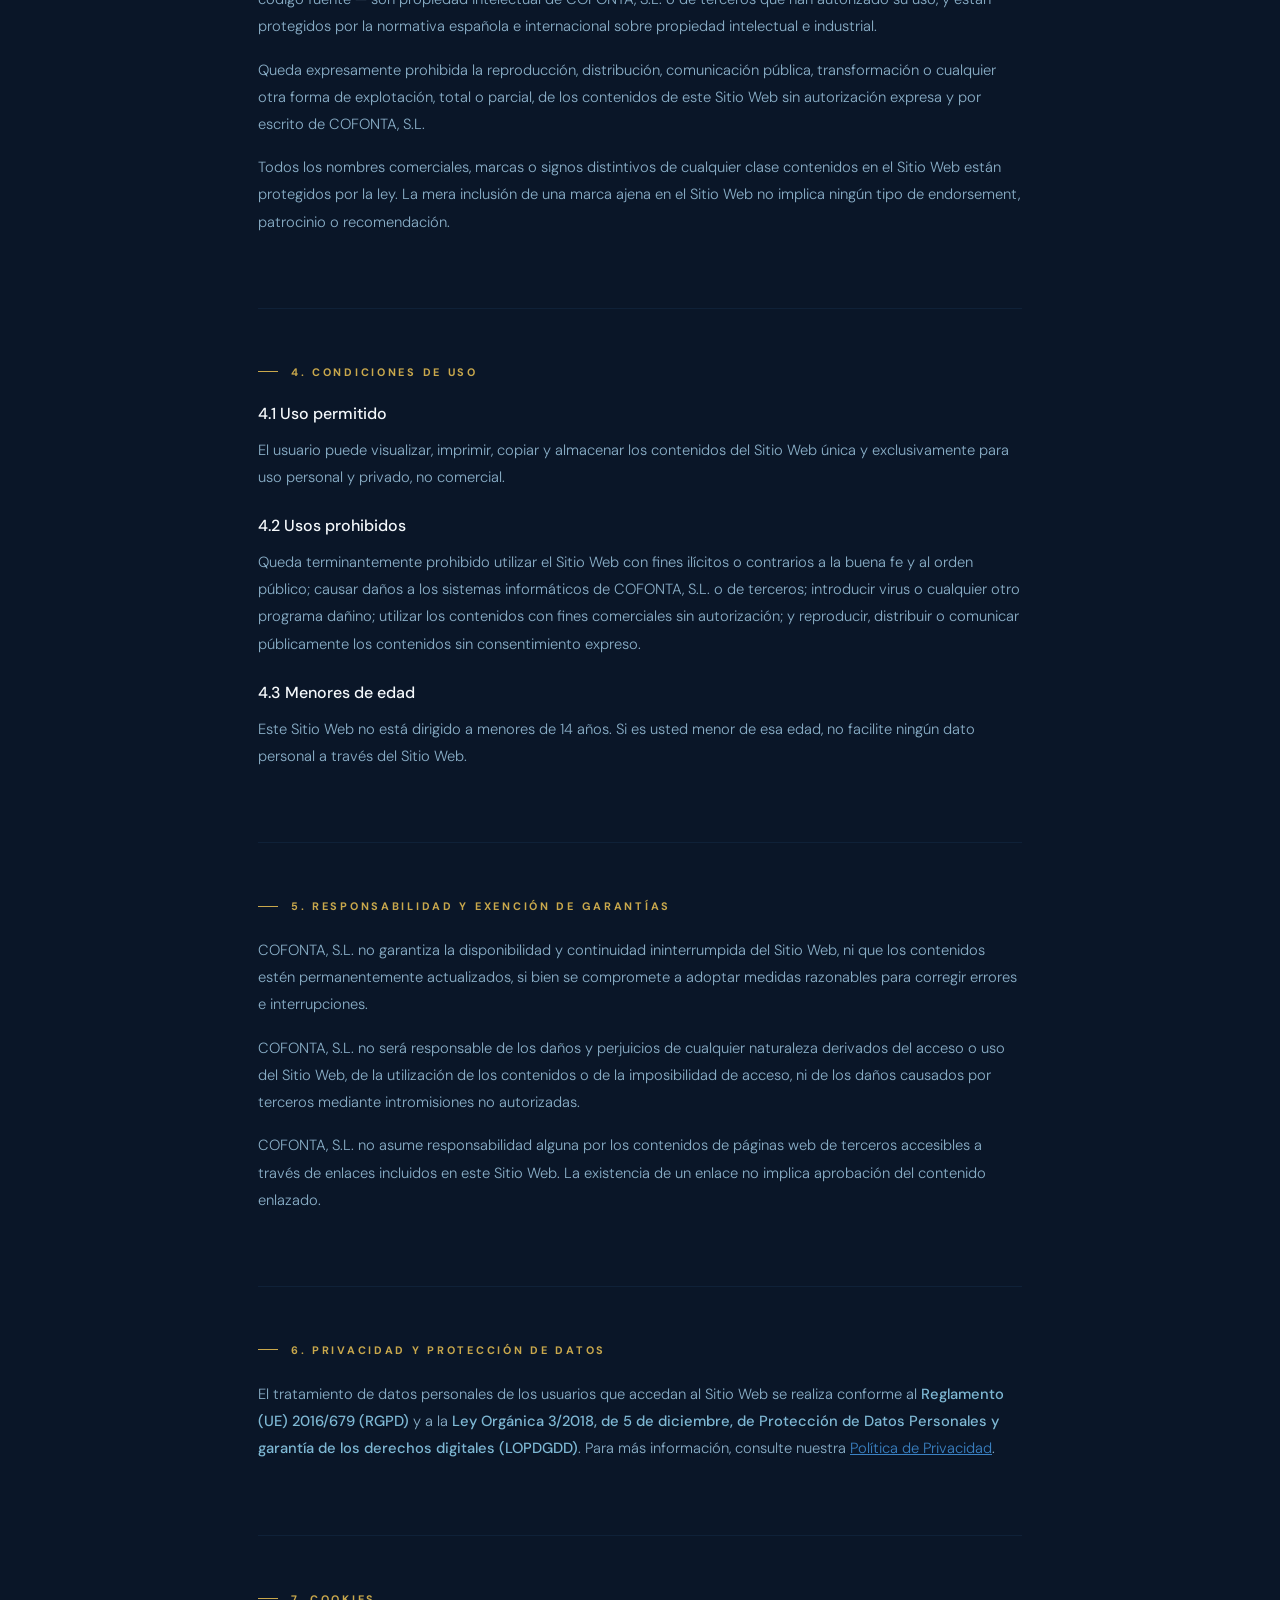
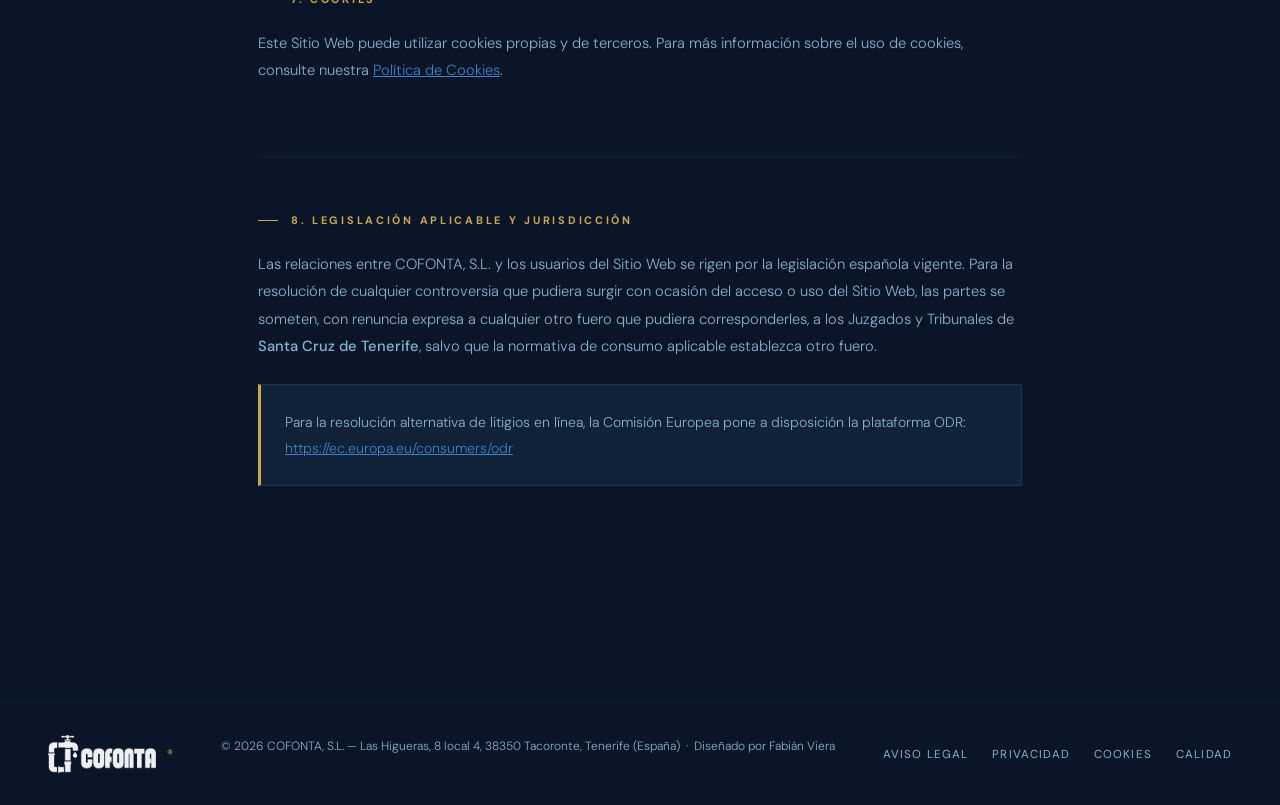
<file: aviso-legal.html>
<!DOCTYPE html>
<html lang="es">
<head>
  <meta charset="UTF-8">
  <meta name="viewport" content="width=device-width, initial-scale=1.0">
  <title>Aviso Legal — COFONTA®</title>
  <link rel="preconnect" href="https://fonts.googleapis.com">
  <link href="https://fonts.googleapis.com/css2?family=Bebas+Neue&family=DM+Sans:wght@300;400;500&family=DM+Serif+Display:ital@1&display=swap" rel="stylesheet">
  <link rel="stylesheet" href="styles-legal.css">
</head>
<body>

<nav>
  <a class="nav-logo" href="index.html">
    <img src="logo_cofonta_blanco.png" alt="COFONTA" class="logo-marca" width="153" height="54"><span class="reg">®</span>
    <span class="nav-40-sep" aria-hidden="true"></span>
    <img src="ImagenesWeb/aniversario-40-dorado.png" alt="40 aniversario COFONTA" class="nav-40" width="50" height="42">
  </a>
  <a href="index.html" class="nav-back">← Volver al inicio</a>
</nav>

<div class="page-hero">
  <p class="page-eyebrow">Información legal</p>
  <h1>Aviso <em>Legal</em></h1>
  <p class="page-updated">Última actualización: marzo de 2026 · En cumplimiento de la Ley 34/2002, de 11 de julio, de Servicios de la Sociedad de la Información y de Comercio Electrónico (LSSI-CE)</p>
</div>

<div class="legal-body">

  <div class="legal-section">
    <h2>1. Datos identificativos del titular</h2>
    <p>En cumplimiento del artículo 10 de la Ley 34/2002, de 11 de julio, de Servicios de la Sociedad de la Información y de Comercio Electrónico (LSSI-CE), se informa de los datos identificativos del titular de este sitio web:</p>
    <table class="data-table">
      <tr><td>Razón social</td><td><strong>COFONTA, S.L.</strong></td></tr>
      <tr><td>NIF</td><td>B-38795860</td></tr>
      <tr><td>Domicilio social</td><td>Calle Las Higueras, n.º 8, Local 4, Edif. Alicia II — 38350 Tacoronte (Tenerife, España)</td></tr>
      <tr><td>Registro Mercantil</td><td>Registro Mercantil de Santa Cruz de Tenerife — Hoja TF-34.744, Folio 85, Tomo 2.654, Sección General, Inscripción 1.ª</td></tr>
      <tr><td>Teléfono</td><td>922 563 501</td></tr>
      <tr><td>Fax</td><td>922 571 090</td></tr>
      <tr><td>Email</td><td><a href="mailto:cofonta-oficina@cofonta.com">cofonta-oficina@cofonta.com</a></td></tr>
      <tr><td>Sitio web</td><td><a href="https://www.cofonta.com">www.cofonta.com</a></td></tr>
      <tr><td>Actividad</td><td>Instalación y venta de material de fontanería, energía solar térmica, calefacción, grupos de presión, depuración y filtración de piscinas, depuración de aguas residuales, instalaciones de gas propano y butano.</td></tr>
    </table>
  </div>

  <div class="legal-section">
    <h2>2. Objeto y ámbito de aplicación</h2>
    <p>El presente Aviso Legal regula el acceso y uso del sitio web <strong>www.cofonta.com</strong> (en adelante, «el Sitio Web»), titularidad de COFONTA, S.L. El acceso al Sitio Web implica la aceptación plena y sin reservas de todas las disposiciones incluidas en este Aviso Legal, así como en la Política de Privacidad y la Política de Cookies.</p>
    <p>COFONTA, S.L. se reserva el derecho a modificar en cualquier momento el presente Aviso Legal, así como cualquier otro contenido del Sitio Web. El usuario es responsable de consultarlo periódicamente.</p>
  </div>

  <div class="legal-section">
    <h2>3. Propiedad intelectual e industrial</h2>
    <p>Todos los contenidos del Sitio Web — incluyendo, sin carácter limitativo, textos, fotografías, gráficos, imágenes, iconos, tecnología, software, enlaces y demás contenidos audiovisuales o sonoros, así como su diseño gráfico y código fuente — son propiedad intelectual de COFONTA, S.L. o de terceros que han autorizado su uso, y están protegidos por la normativa española e internacional sobre propiedad intelectual e industrial.</p>
    <p>Queda expresamente prohibida la reproducción, distribución, comunicación pública, transformación o cualquier otra forma de explotación, total o parcial, de los contenidos de este Sitio Web sin autorización expresa y por escrito de COFONTA, S.L.</p>
    <p>Todos los nombres comerciales, marcas o signos distintivos de cualquier clase contenidos en el Sitio Web están protegidos por la ley. La mera inclusión de una marca ajena en el Sitio Web no implica ningún tipo de endorsement, patrocinio o recomendación.</p>
  </div>

  <div class="legal-section">
    <h2>4. Condiciones de uso</h2>
    <h3>4.1 Uso permitido</h3>
    <p>El usuario puede visualizar, imprimir, copiar y almacenar los contenidos del Sitio Web única y exclusivamente para uso personal y privado, no comercial.</p>
    <h3>4.2 Usos prohibidos</h3>
    <p>Queda terminantemente prohibido utilizar el Sitio Web con fines ilícitos o contrarios a la buena fe y al orden público; causar daños a los sistemas informáticos de COFONTA, S.L. o de terceros; introducir virus o cualquier otro programa dañino; utilizar los contenidos con fines comerciales sin autorización; y reproducir, distribuir o comunicar públicamente los contenidos sin consentimiento expreso.</p>
    <h3>4.3 Menores de edad</h3>
    <p>Este Sitio Web no está dirigido a menores de 14 años. Si es usted menor de esa edad, no facilite ningún dato personal a través del Sitio Web.</p>
  </div>

  <div class="legal-section">
    <h2>5. Responsabilidad y exención de garantías</h2>
    <p>COFONTA, S.L. no garantiza la disponibilidad y continuidad ininterrumpida del Sitio Web, ni que los contenidos estén permanentemente actualizados, si bien se compromete a adoptar medidas razonables para corregir errores e interrupciones.</p>
    <p>COFONTA, S.L. no será responsable de los daños y perjuicios de cualquier naturaleza derivados del acceso o uso del Sitio Web, de la utilización de los contenidos o de la imposibilidad de acceso, ni de los daños causados por terceros mediante intromisiones no autorizadas.</p>
    <p>COFONTA, S.L. no asume responsabilidad alguna por los contenidos de páginas web de terceros accesibles a través de enlaces incluidos en este Sitio Web. La existencia de un enlace no implica aprobación del contenido enlazado.</p>
  </div>

  <div class="legal-section">
    <h2>6. Privacidad y protección de datos</h2>
    <p>El tratamiento de datos personales de los usuarios que accedan al Sitio Web se realiza conforme al <strong>Reglamento (UE) 2016/679 (RGPD)</strong> y a la <strong>Ley Orgánica 3/2018, de 5 de diciembre, de Protección de Datos Personales y garantía de los derechos digitales (LOPDGDD)</strong>. Para más información, consulte nuestra <a href="politica-privacidad.html">Política de Privacidad</a>.</p>
  </div>

  <div class="legal-section">
    <h2>7. Cookies</h2>
    <p>Este Sitio Web puede utilizar cookies propias y de terceros. Para más información sobre el uso de cookies, consulte nuestra <a href="politica-cookies.html">Política de Cookies</a>.</p>
  </div>

  <div class="legal-section">
    <h2>8. Legislación aplicable y jurisdicción</h2>
    <p>Las relaciones entre COFONTA, S.L. y los usuarios del Sitio Web se rigen por la legislación española vigente. Para la resolución de cualquier controversia que pudiera surgir con ocasión del acceso o uso del Sitio Web, las partes se someten, con renuncia expresa a cualquier otro fuero que pudiera corresponderles, a los Juzgados y Tribunales de <strong>Santa Cruz de Tenerife</strong>, salvo que la normativa de consumo aplicable establezca otro fuero.</p>
    <div class="info-box">
      <p>Para la resolución alternativa de litigios en línea, la Comisión Europea pone a disposición la plataforma ODR: <a href="https://ec.europa.eu/consumers/odr" target="_blank" rel="noopener">https://ec.europa.eu/consumers/odr</a></p>
    </div>
  </div>

</div>

<footer>
  <div class="nav-logo" style="text-decoration:none;">
    <img src="logo_cofonta_blanco.png" alt="COFONTA" class="logo-marca" width="153" height="54">
    <span class="reg">®</span>
  </div>
  <p class="footer-copy">© 2026 COFONTA, S.L. — Las Higueras, 8 local 4, 38350 Tacoronte, Tenerife (España) &nbsp;·&nbsp; Diseñado por Fabián Viera</p>
  <div class="footer-legal">
    <a href="aviso-legal.html">Aviso Legal</a>
    <a href="politica-privacidad.html">Privacidad</a>
    <a href="politica-cookies.html">Cookies</a>
    <a href="politica-calidad.html">Calidad</a>
  </div>
</footer>

</body>
</html>
</file>
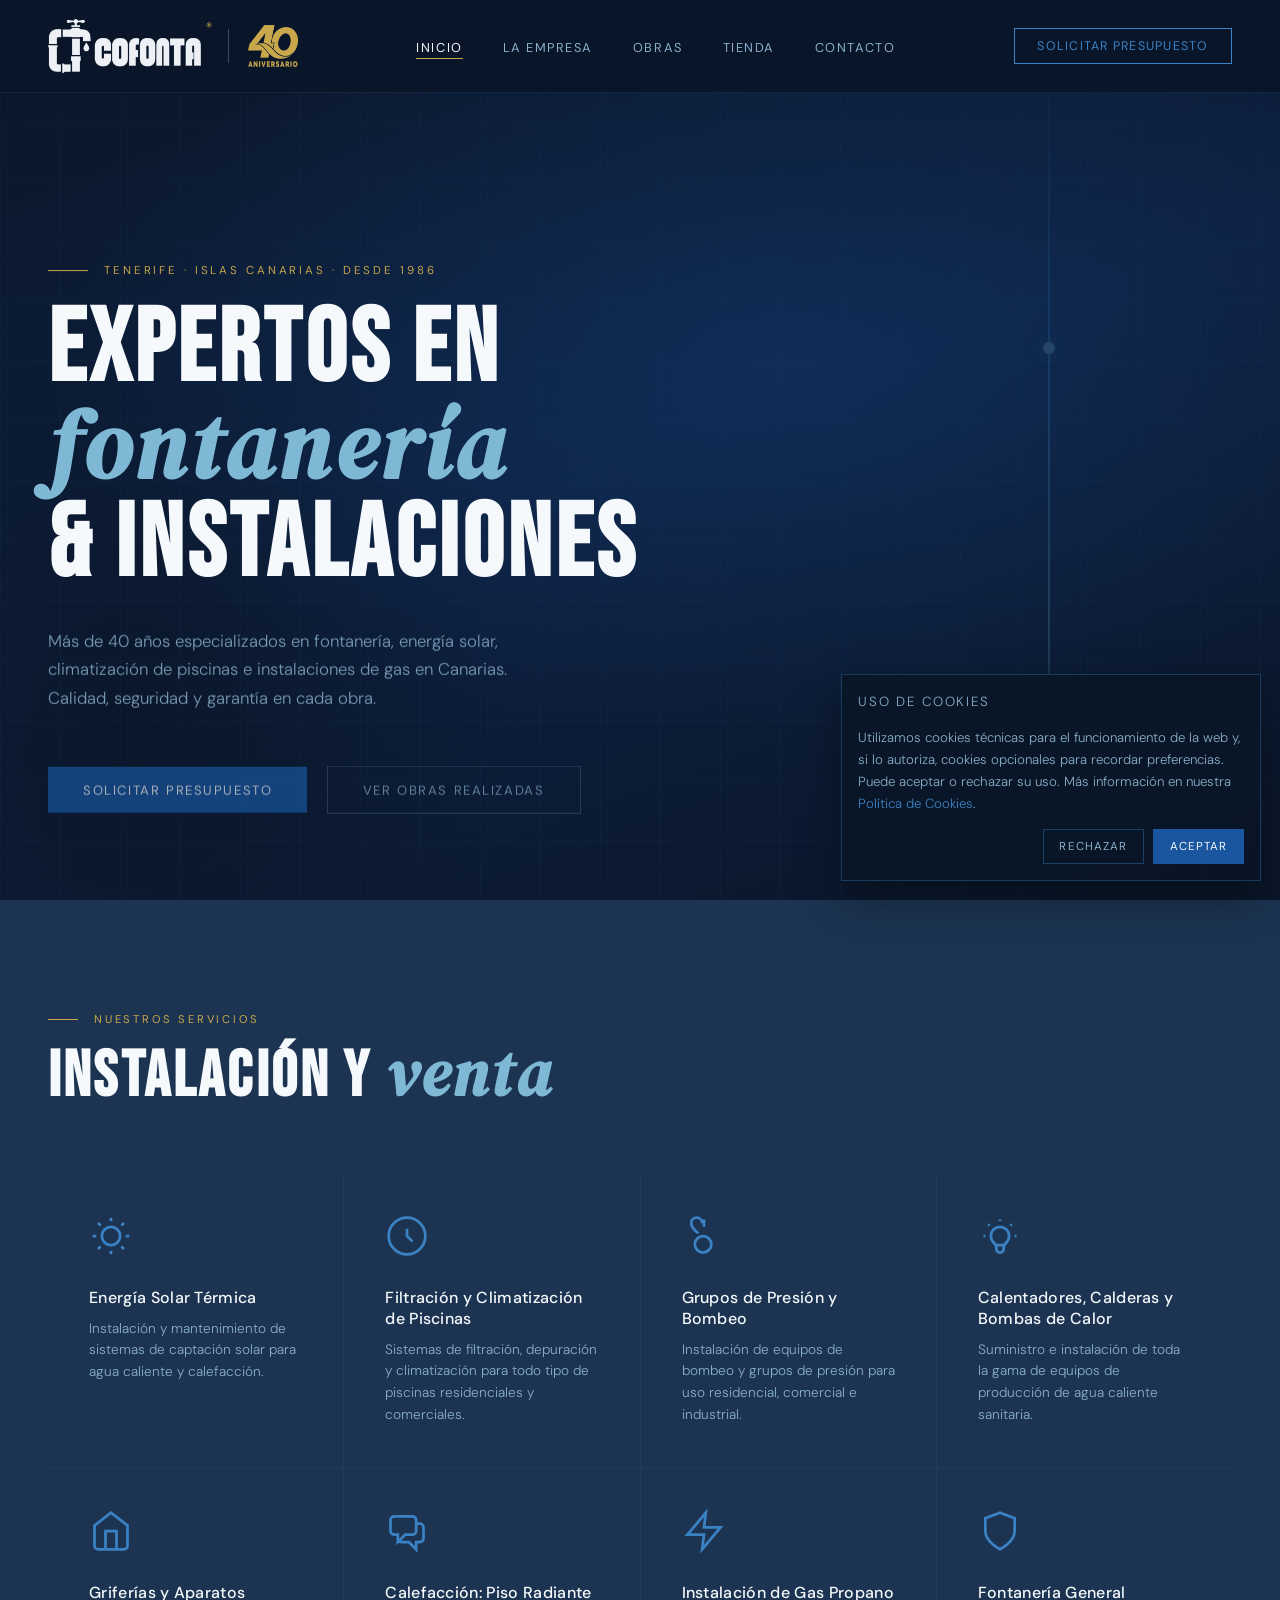
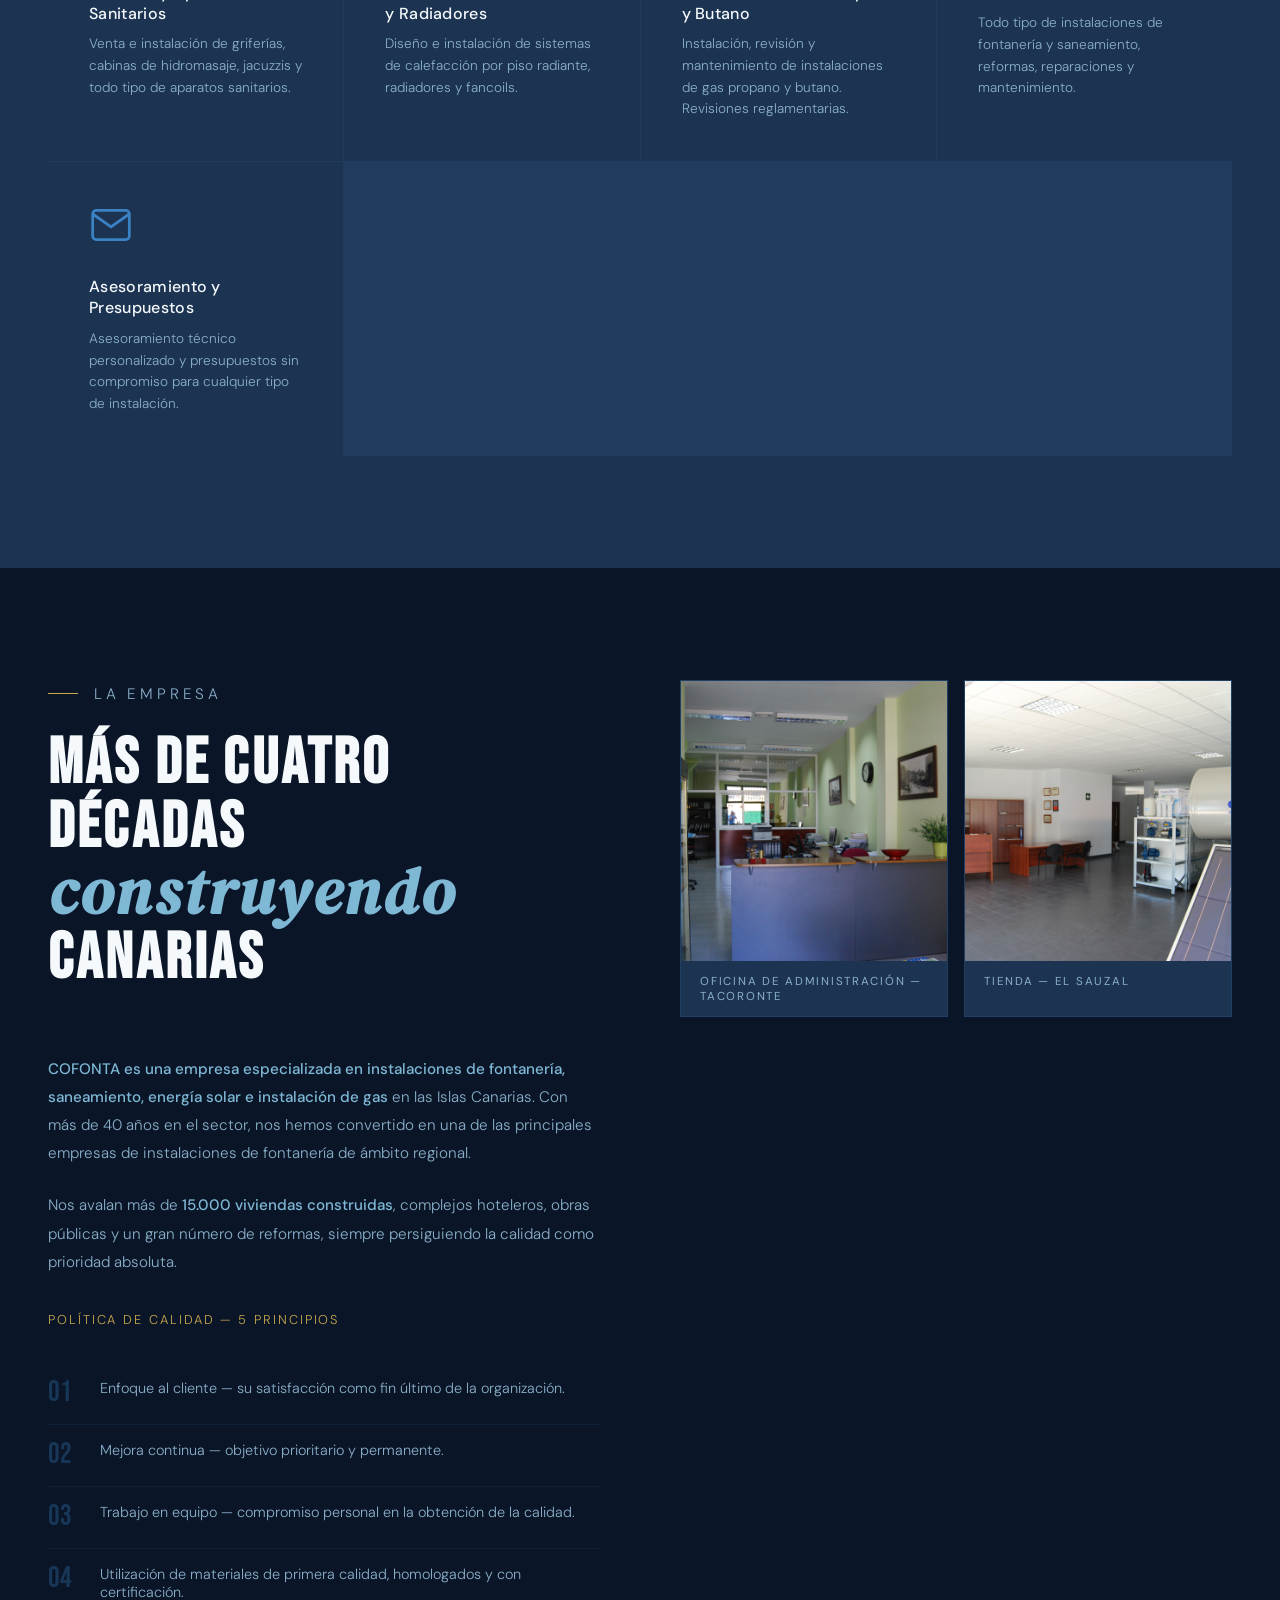
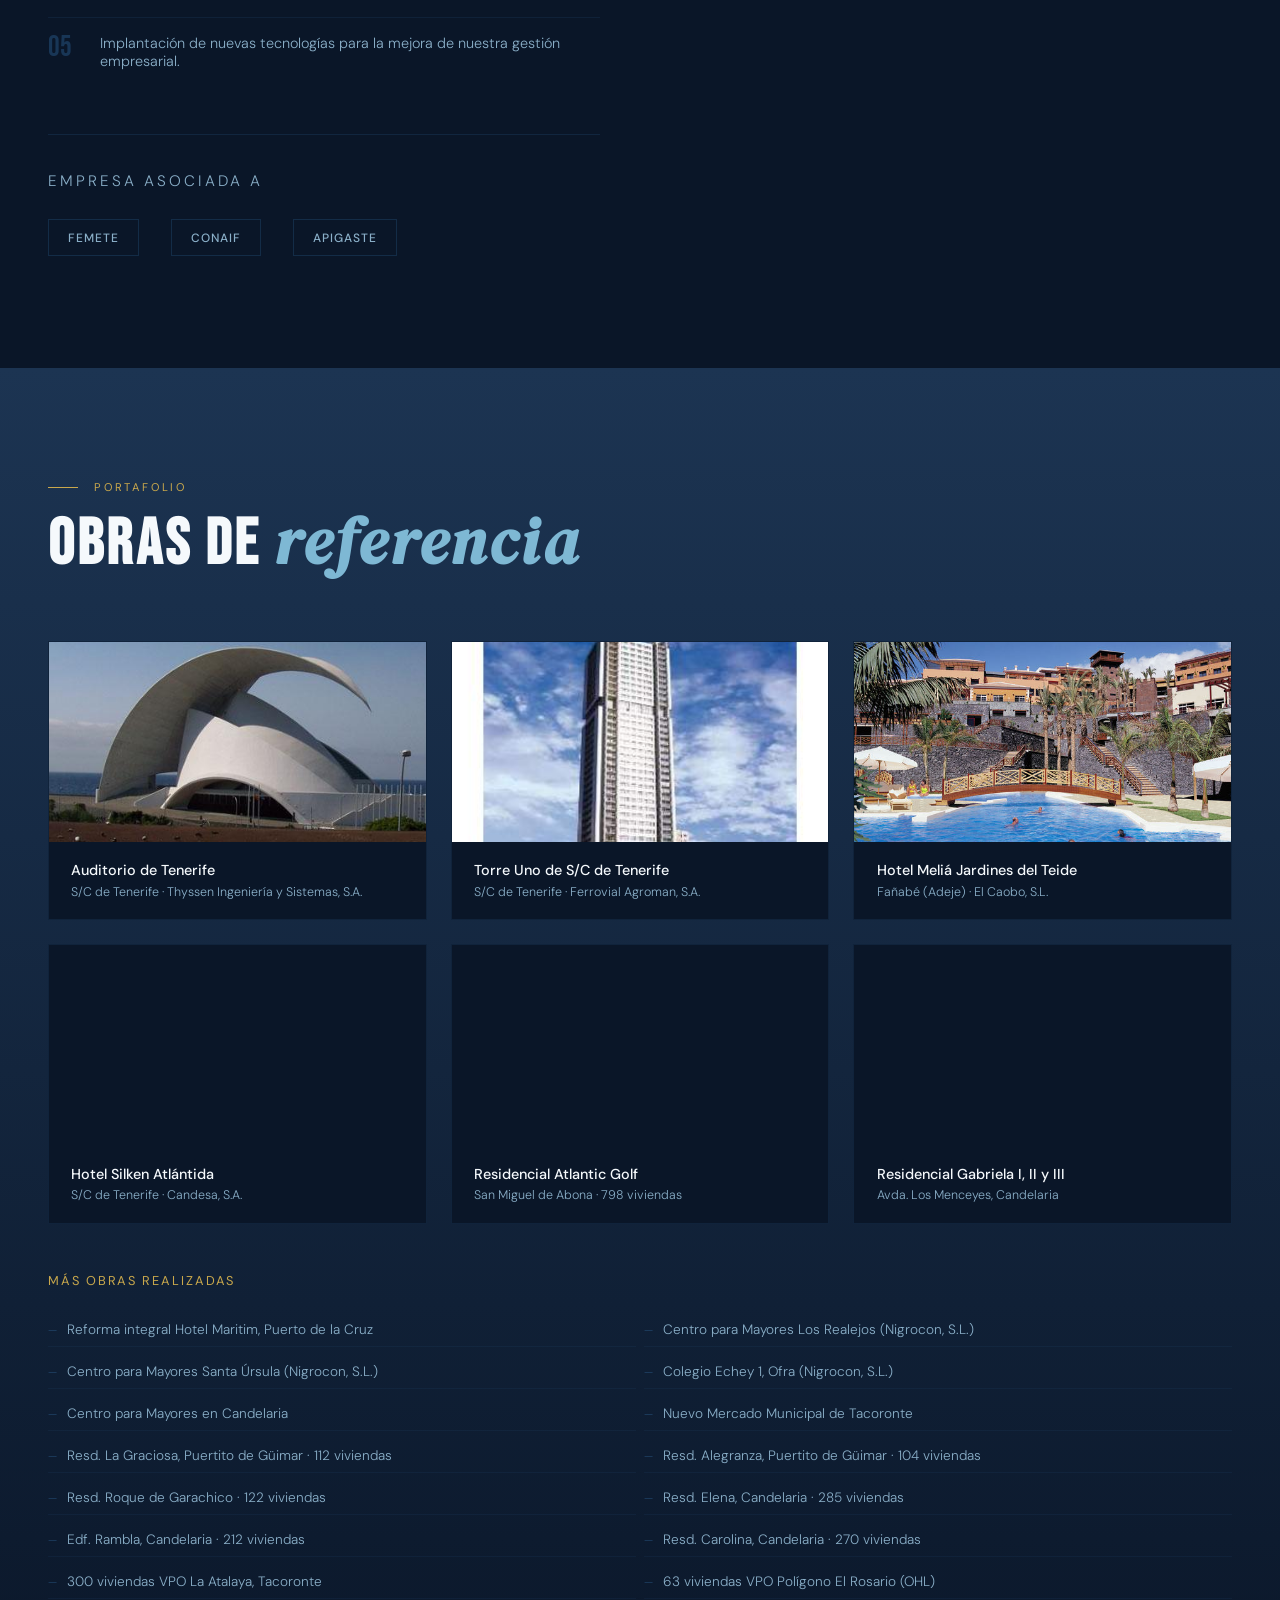
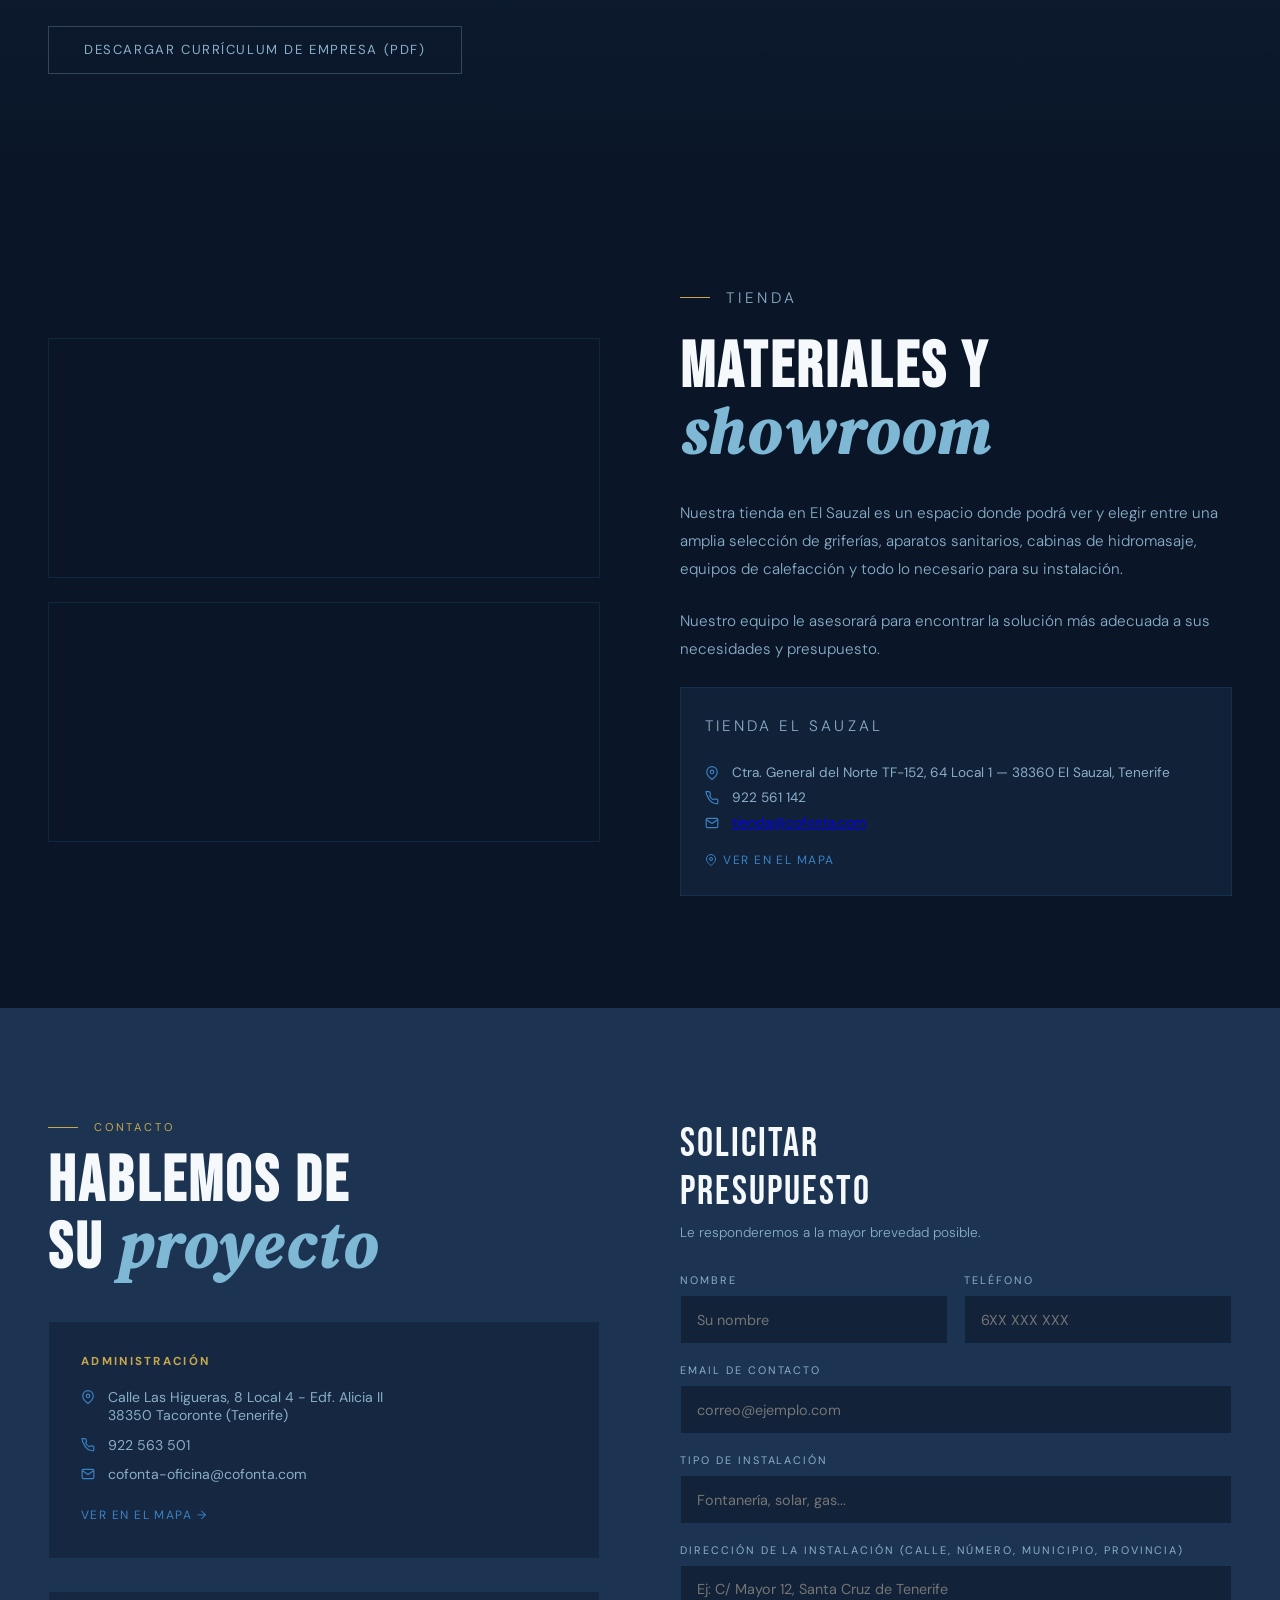
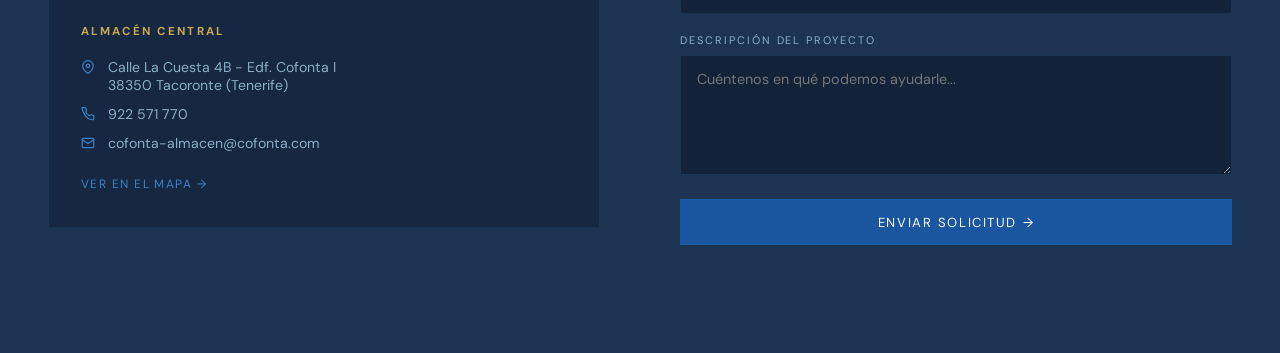
<file: index2.html>
<!DOCTYPE html>
<html lang="es">
<head>
  <meta charset="UTF-8">
  <meta name="viewport" content="width=device-width, initial-scale=1.0">
  <meta name="robots" content="noindex, nofollow">
  <title>COFONTA</title>
  <meta http-equiv="refresh" content="0; url=index.html">
</head>
<body>
  <p>Redirigiendo... <a href="index.html">Haz clic aquí si no eres redirigido</a>.</p>
</body>
</html>
</file>
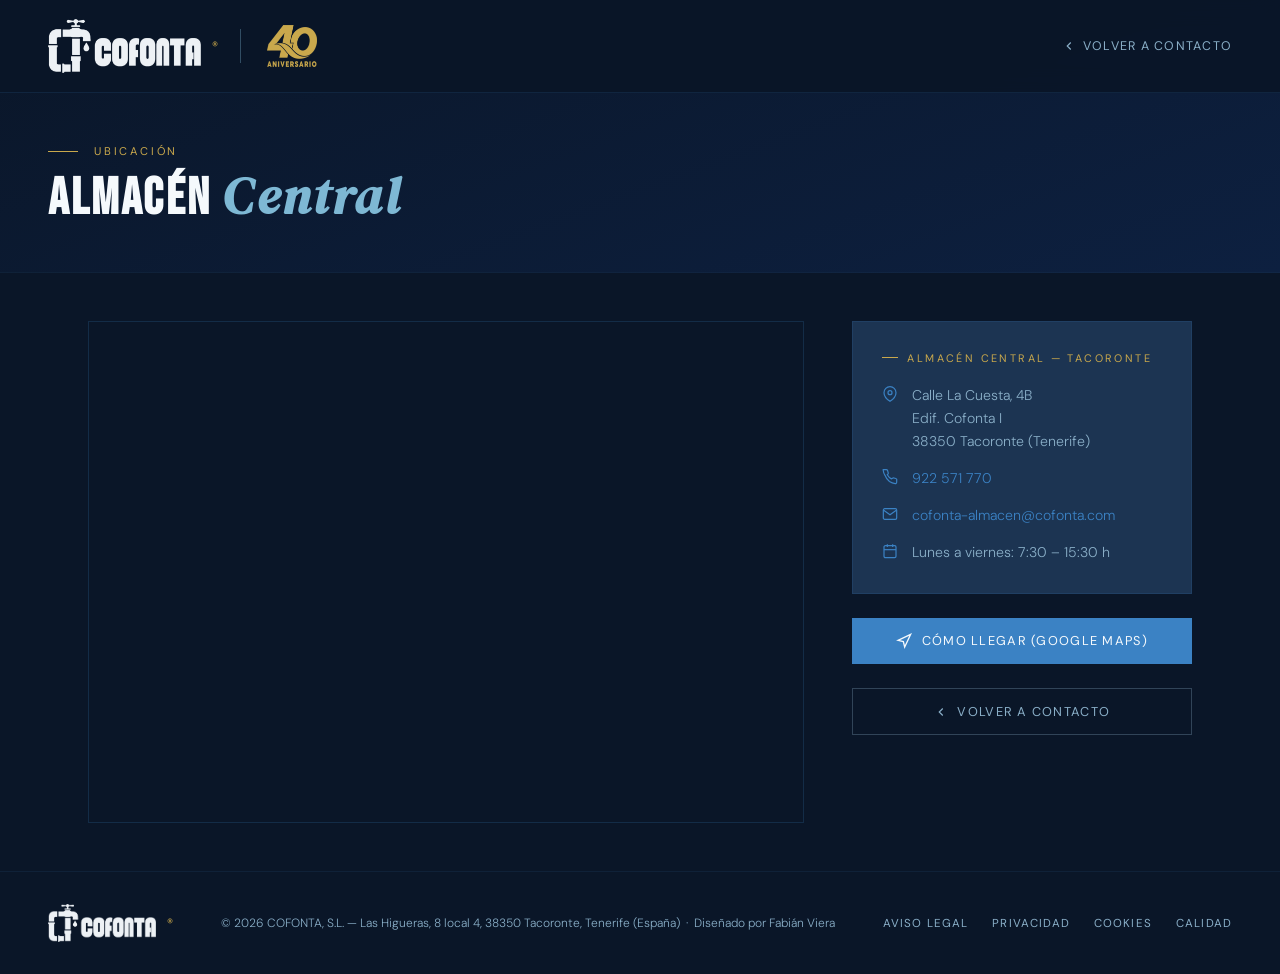
<file: mapaalmacen.html>
<!DOCTYPE html>
<html lang="es">
<head>
  <meta charset="UTF-8">
  <meta name="viewport" content="width=device-width, initial-scale=1.0">
  <title>Ubicación Almacén — COFONTA®</title>
  <link rel="preconnect" href="https://fonts.googleapis.com">
  <link href="https://fonts.googleapis.com/css2?family=Bebas+Neue&family=DM+Sans:wght@300;400;500&family=DM+Serif+Display:ital@1&display=swap" rel="stylesheet">
  <link rel="stylesheet" href="styles-maps.css">
</head>
<body>

<nav>
  <a class="nav-logo" href="index.html">
    <img src="logo_cofonta_blanco.png" alt="COFONTA" class="logo-marca" width="153" height="54"><span class="reg">®</span>
    <span class="nav-40-sep" aria-hidden="true"></span>
    <img src="ImagenesWeb/aniversario-40-dorado.png" alt="40 aniversario COFONTA" class="nav-40" width="50" height="42">
  </a>
  <a href="index.html#contacto" class="nav-back">
    <svg width="14" height="14" viewBox="0 0 24 24" fill="none" stroke="currentColor" stroke-width="2"><polyline points="15 18 9 12 15 6"/></svg>
    Volver a Contacto
  </a>
</nav>

<div class="page-hero">
  <p class="page-eyebrow">Ubicación</p>
  <h1>Almacén <em>Central</em></h1>
</div>

<div class="main">

  <div class="map-container">
    <iframe
      src="https://maps.google.com/maps?q=Calle+La+Cuesta+4B,+38350+Tacoronte,+Tenerife,+Espa%C3%B1a&output=embed&z=17&hl=es"
      allowfullscreen loading="lazy"
      title="Mapa almacén COFONTA en Tacoronte">
    </iframe>
  </div>

  <div class="info-panel">
    <div class="info-card">
      <p class="info-card-label">Almacén Central — Tacoronte</p>
      <div class="info-row">
        <svg width="16" height="16" viewBox="0 0 24 24" fill="none" stroke="currentColor" stroke-width="1.8"><path d="M21 10c0 7-9 13-9 13s-9-6-9-13a9 9 0 0118 0z"/><circle cx="12" cy="10" r="3"/></svg>
        <span>Calle La Cuesta, 4B<br>Edif. Cofonta I<br>38350 Tacoronte (Tenerife)</span>
      </div>
      <div class="info-row">
        <svg width="16" height="16" viewBox="0 0 24 24" fill="none" stroke="currentColor" stroke-width="1.8"><path d="M22 16.92v3a2 2 0 01-2.18 2 19.79 19.79 0 01-8.63-3.07A19.5 19.5 0 014.68 9.84a19.79 19.79 0 01-3.07-8.67A2 2 0 013.59 1h3a2 2 0 012 1.72c.127.96.361 1.903.7 2.81a2 2 0 01-.45 2.11L7.91 8.56a16 16 0 006.29 6.29l1.62-.87a2 2 0 012.11-.45c.907.339 1.85.573 2.81.7A2 2 0 0122 16.92z"/></svg>
        <span><a href="tel:922571770">922 571 770</a></span>
      </div>
      <div class="info-row">
        <svg width="16" height="16" viewBox="0 0 24 24" fill="none" stroke="currentColor" stroke-width="1.8"><path d="M4 4h16c1.1 0 2 .9 2 2v12c0 1.1-.9 2-2 2H4c-1.1 0-2-.9-2-2V6c0-1.1.9-2 2-2z"/><polyline points="22,6 12,13 2,6"/></svg>
        <a href="mailto:cofonta-almacen@cofonta.com">cofonta-almacen@cofonta.com</a>
      </div>
      <div class="info-row">
        <svg width="16" height="16" viewBox="0 0 24 24" fill="none" stroke="currentColor" stroke-width="1.8"><rect x="3" y="4" width="18" height="18" rx="2" ry="2"/><line x1="16" y1="2" x2="16" y2="6"/><line x1="8" y1="2" x2="8" y2="6"/><line x1="3" y1="10" x2="21" y2="10"/></svg>
        <span>Lunes a viernes: 7:30 – 15:30 h</span>
      </div>
    </div>

    <a class="btn-primary"
       href="https://maps.google.com/maps/dir//Calle+La+Cuesta+4B,+38350+Tacoronte,+Tenerife"
       target="_blank" rel="noopener">
      <svg width="16" height="16" viewBox="0 0 24 24" fill="none" stroke="currentColor" stroke-width="2"><polygon points="3 11 22 2 13 21 11 13 3 11"/></svg>
      Cómo llegar (Google Maps)
    </a>

    <a class="btn-ghost" href="index.html#contacto">
      <svg width="14" height="14" viewBox="0 0 24 24" fill="none" stroke="currentColor" stroke-width="2"><polyline points="15 18 9 12 15 6"/></svg>
      Volver a Contacto
    </a>
  </div>

</div>

<footer>
  <div class="nav-logo" style="text-decoration:none;">
    <img src="logo_cofonta_blanco.png" alt="COFONTA" class="logo-marca" width="153" height="54">
    <span class="reg">®</span>
  </div>
  <p class="footer-copy">© 2026 COFONTA, S.L. — Las Higueras, 8 local 4, 38350 Tacoronte, Tenerife (España) &nbsp;·&nbsp; Diseñado por Fabián Viera</p>
  <div class="footer-legal">
    <a href="aviso-legal.html">Aviso Legal</a>
    <a href="politica-privacidad.html">Privacidad</a>
    <a href="politica-cookies.html">Cookies</a>
    <a href="politica-calidad.html">Calidad</a>
  </div>
</footer>

</body>
</html>
</file>
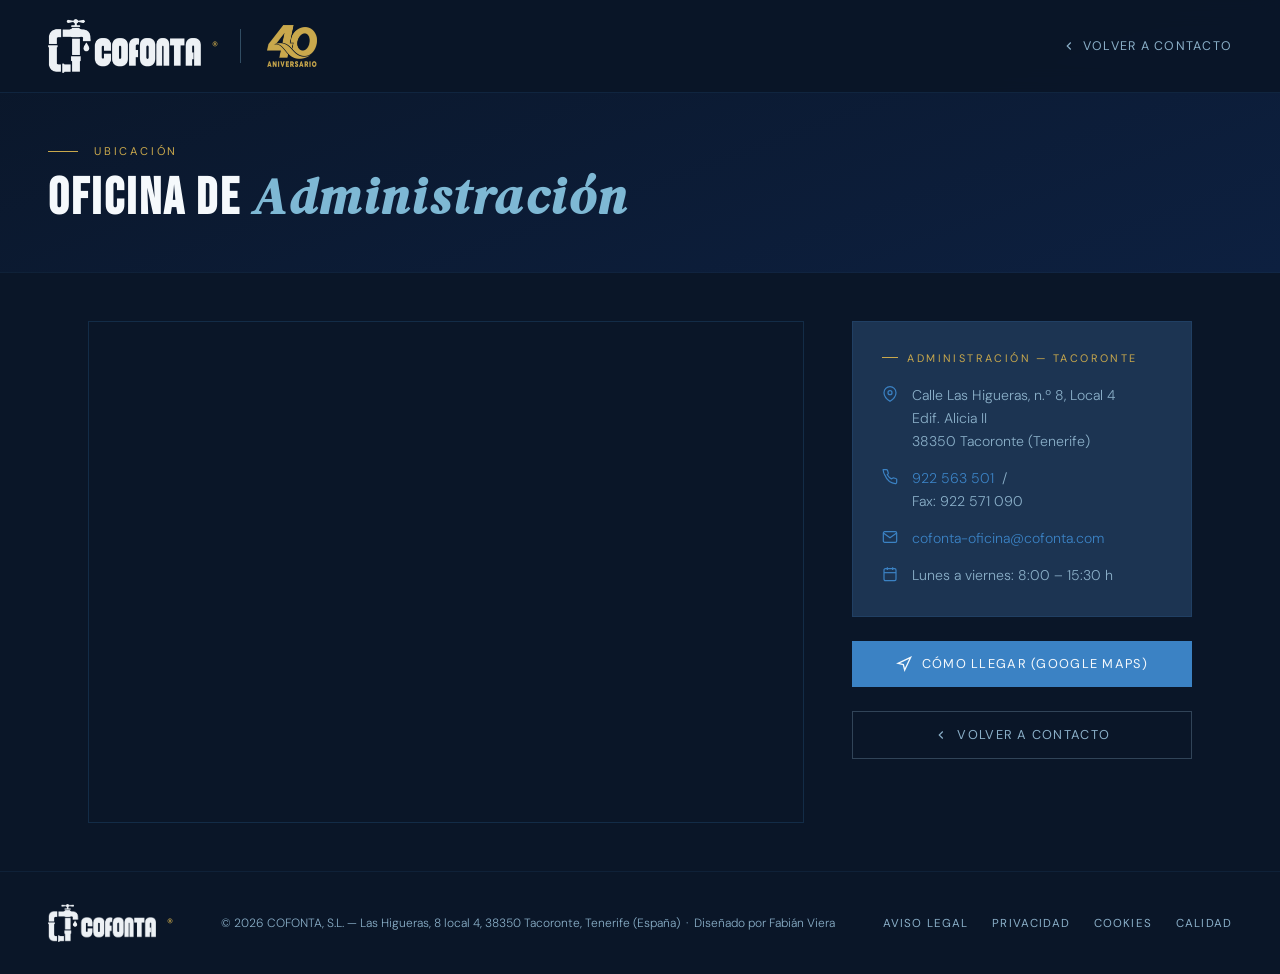
<file: mapaoficina.html>
<!DOCTYPE html>
<html lang="es">
<head>
  <meta charset="UTF-8">
  <meta name="viewport" content="width=device-width, initial-scale=1.0">
  <title>Ubicación Oficina — COFONTA®</title>
  <link rel="preconnect" href="https://fonts.googleapis.com">
  <link href="https://fonts.googleapis.com/css2?family=Bebas+Neue&family=DM+Sans:wght@300;400;500&family=DM+Serif+Display:ital@1&display=swap" rel="stylesheet">
  <link rel="stylesheet" href="styles-maps.css">
</head>
<body>

<nav>
  <a class="nav-logo" href="index.html">
    <img src="logo_cofonta_blanco.png" alt="COFONTA" class="logo-marca" width="153" height="54"><span class="reg">®</span>
    <span class="nav-40-sep" aria-hidden="true"></span>
    <img src="ImagenesWeb/aniversario-40-dorado.png" alt="40 aniversario COFONTA" class="nav-40" width="50" height="42">
  </a>
  <a href="index.html#contacto" class="nav-back">
    <svg width="14" height="14" viewBox="0 0 24 24" fill="none" stroke="currentColor" stroke-width="2"><polyline points="15 18 9 12 15 6"/></svg>
    Volver a Contacto
  </a>
</nav>

<div class="page-hero">
  <p class="page-eyebrow">Ubicación</p>
  <h1>Oficina de <em>Administración</em></h1>
</div>

<div class="main">

  <div class="map-container">
    <iframe
      src="https://maps.google.com/maps?q=Calle+Las+Higueras+8,+38350+Tacoronte,+Tenerife,+Espa%C3%B1a&output=embed&z=17&hl=es"
      allowfullscreen loading="lazy"
      title="Mapa oficina COFONTA en Tacoronte">
    </iframe>
  </div>

  <div class="info-panel">
    <div class="info-card">
      <p class="info-card-label">Administración — Tacoronte</p>
      <div class="info-row">
        <svg width="16" height="16" viewBox="0 0 24 24" fill="none" stroke="currentColor" stroke-width="1.8"><path d="M21 10c0 7-9 13-9 13s-9-6-9-13a9 9 0 0118 0z"/><circle cx="12" cy="10" r="3"/></svg>
        <span>Calle Las Higueras, n.º 8, Local 4<br>Edif. Alicia II<br>38350 Tacoronte (Tenerife)</span>
      </div>
      <div class="info-row">
        <svg width="16" height="16" viewBox="0 0 24 24" fill="none" stroke="currentColor" stroke-width="1.8"><path d="M22 16.92v3a2 2 0 01-2.18 2 19.79 19.79 0 01-8.63-3.07A19.5 19.5 0 014.68 9.84a19.79 19.79 0 01-3.07-8.67A2 2 0 013.59 1h3a2 2 0 012 1.72c.127.96.361 1.903.7 2.81a2 2 0 01-.45 2.11L7.91 8.56a16 16 0 006.29 6.29l1.62-.87a2 2 0 012.11-.45c.907.339 1.85.573 2.81.7A2 2 0 0122 16.92z"/></svg>
        <span><a href="tel:922563501">922 563 501</a> &nbsp;/&nbsp; <br>Fax: 922 571 090</span>
      </div>
      <div class="info-row">
        <svg width="16" height="16" viewBox="0 0 24 24" fill="none" stroke="currentColor" stroke-width="1.8"><path d="M4 4h16c1.1 0 2 .9 2 2v12c0 1.1-.9 2-2 2H4c-1.1 0-2-.9-2-2V6c0-1.1.9-2 2-2z"/><polyline points="22,6 12,13 2,6"/></svg>
        <a href="mailto:cofonta-oficina@cofonta.com">cofonta-oficina@cofonta.com</a>
      </div>
      <div class="info-row">
        <svg width="16" height="16" viewBox="0 0 24 24" fill="none" stroke="currentColor" stroke-width="1.8"><rect x="3" y="4" width="18" height="18" rx="2" ry="2"/><line x1="16" y1="2" x2="16" y2="6"/><line x1="8" y1="2" x2="8" y2="6"/><line x1="3" y1="10" x2="21" y2="10"/></svg>
        <span>Lunes a viernes: 8:00 – 15:30 h</span>
      </div>
    </div>

    <a class="btn-primary"
       href="https://maps.google.com/maps/dir//Calle+Las+Higueras+8,+38350+Tacoronte,+Tenerife"
       target="_blank" rel="noopener">
      <svg width="16" height="16" viewBox="0 0 24 24" fill="none" stroke="currentColor" stroke-width="2"><polygon points="3 11 22 2 13 21 11 13 3 11"/></svg>
      Cómo llegar (Google Maps)
    </a>

    <a class="btn-ghost" href="index.html#contacto">
      <svg width="14" height="14" viewBox="0 0 24 24" fill="none" stroke="currentColor" stroke-width="2"><polyline points="15 18 9 12 15 6"/></svg>
      Volver a Contacto
    </a>
  </div>

</div>

<footer>
  <div class="nav-logo" style="text-decoration:none;">
    <img src="logo_cofonta_blanco.png" alt="COFONTA" class="logo-marca" width="153" height="54">
    <span class="reg">®</span>
  </div>
  <p class="footer-copy">© 2026 COFONTA, S.L. — Las Higueras, 8 local 4, 38350 Tacoronte, Tenerife (España) &nbsp;·&nbsp; Diseñado por Fabián Viera</p>
  <div class="footer-legal">
    <a href="aviso-legal.html">Aviso Legal</a>
    <a href="politica-privacidad.html">Privacidad</a>
    <a href="politica-cookies.html">Cookies</a>
    <a href="politica-calidad.html">Calidad</a>
  </div>
</footer>

</body>
</html>
</file>
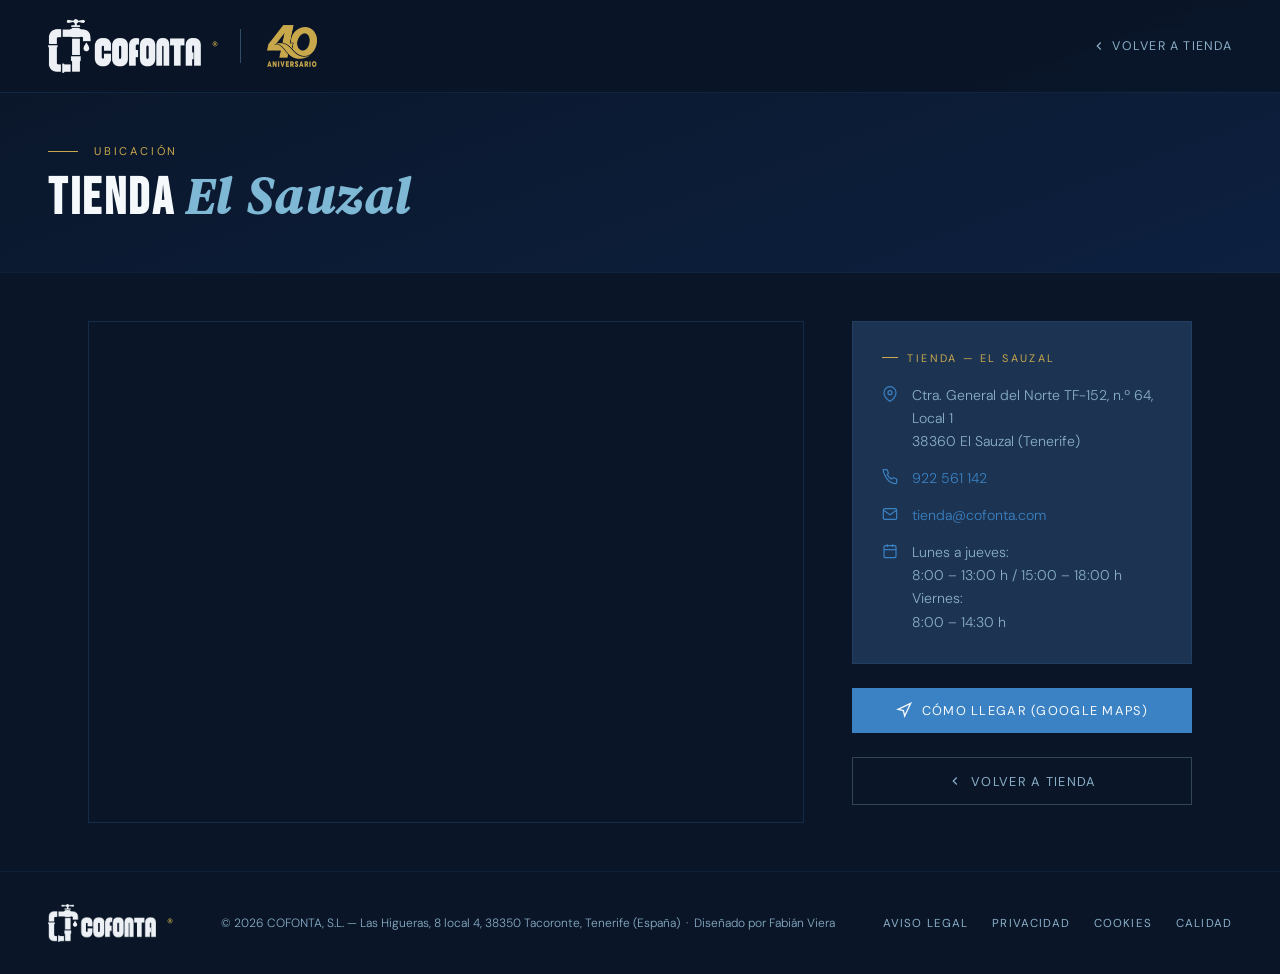
<file: mapatiendasauzal.html>
<!DOCTYPE html>
<html lang="es">
<head>
  <meta charset="UTF-8">
  <meta name="viewport" content="width=device-width, initial-scale=1.0">
  <title>Ubicación Tienda El Sauzal — COFONTA®</title>
  <link rel="preconnect" href="https://fonts.googleapis.com">
  <link href="https://fonts.googleapis.com/css2?family=Bebas+Neue&family=DM+Sans:wght@300;400;500&family=DM+Serif+Display:ital@1&display=swap" rel="stylesheet">
  <link rel="stylesheet" href="styles-maps.css">
</head>
<body>

<nav>
  <a class="nav-logo" href="index.html">
    <img src="logo_cofonta_blanco.png" alt="COFONTA" class="logo-marca" width="153" height="54"><span class="reg">®</span>
    <span class="nav-40-sep" aria-hidden="true"></span>
    <img src="ImagenesWeb/aniversario-40-dorado.png" alt="40 aniversario COFONTA" class="nav-40" width="50" height="42">
  </a>
  <a href="index.html#tienda" class="nav-back">
    <svg width="14" height="14" viewBox="0 0 24 24" fill="none" stroke="currentColor" stroke-width="2"><polyline points="15 18 9 12 15 6"/></svg>
    Volver a Tienda
  </a>
</nav>

<div class="page-hero">
  <p class="page-eyebrow">Ubicación</p>
  <h1>Tienda <em>El Sauzal</em></h1>
</div>

<div class="main">

  <div class="map-container">
    <iframe
      src="https://www.google.com/maps/embed?pb=!1m18!1m12!1m3!1d4196.791687193364!2d-16.42306!3d28.47289!2m3!1f0!2f0!3f0!3m2!1i1024!2i768!4f13.1!3m3!1m2!1s0xc41d3bf815b31b1%3A0xfe5ed9c24fbde8!2sCofonta%20Tienda!5e1!3m2!1ses!2sie!4v1773412452377!5m2!1ses!2sie"
      allowfullscreen loading="lazy"
      title="Mapa tienda COFONTA en El Sauzal">
    </iframe>
  </div>

  <div class="info-panel">
    <div class="info-card">
      <p class="info-card-label">Tienda — El Sauzal</p>
      <div class="info-row">
        <svg width="16" height="16" viewBox="0 0 24 24" fill="none" stroke="currentColor" stroke-width="1.8"><path d="M21 10c0 7-9 13-9 13s-9-6-9-13a9 9 0 0118 0z"/><circle cx="12" cy="10" r="3"/></svg>
        <span>Ctra. General del Norte TF-152, n.º 64, Local 1<br>38360 El Sauzal (Tenerife)</span>
      </div>
      <div class="info-row">
        <svg width="16" height="16" viewBox="0 0 24 24" fill="none" stroke="currentColor" stroke-width="1.8"><path d="M22 16.92v3a2 2 0 01-2.18 2 19.79 19.79 0 01-8.63-3.07A19.5 19.5 0 014.68 9.84a19.79 19.79 0 01-3.07-8.67A2 2 0 013.59 1h3a2 2 0 012 1.72c.127.96.361 1.903.7 2.81a2 2 0 01-.45 2.11L7.91 8.56a16 16 0 006.29 6.29l1.62-.87a2 2 0 012.11-.45c.907.339 1.85.573 2.81.7A2 2 0 0122 16.92z"/></svg>
        <span><a href="tel:922561142">922 561 142</a></span>
      </div>
      <div class="info-row">
        <svg width="16" height="16" viewBox="0 0 24 24" fill="none" stroke="currentColor" stroke-width="1.8"><path d="M4 4h16c1.1 0 2 .9 2 2v12c0 1.1-.9 2-2 2H4c-1.1 0-2-.9-2-2V6c0-1.1.9-2 2-2z"/><polyline points="22,6 12,13 2,6"/></svg>
        <a href="mailto:tienda@cofonta.com">tienda@cofonta.com</a>
      </div>
      <div class="info-row">
        <svg width="16" height="16" viewBox="0 0 24 24" fill="none" stroke="currentColor" stroke-width="1.8"><rect x="3" y="4" width="18" height="18" rx="2" ry="2"/><line x1="16" y1="2" x2="16" y2="6"/><line x1="8" y1="2" x2="8" y2="6"/><line x1="3" y1="10" x2="21" y2="10"/></svg>
        <span>Lunes a jueves:<br>8:00 – 13:00 h / 15:00 – 18:00 h<br>Viernes:<br>8:00 – 14:30 h</span>
      </div>
    </div>

    <a class="btn-primary"
       href="https://maps.app.goo.gl/yiD4dCqYxipy8phG9"
       target="_blank" rel="noopener">
      <svg width="16" height="16" viewBox="0 0 24 24" fill="none" stroke="currentColor" stroke-width="2"><polygon points="3 11 22 2 13 21 11 13 3 11"/></svg>
      Cómo llegar (Google Maps)
    </a>

    <a class="btn-ghost" href="index.html#tienda">
      <svg width="14" height="14" viewBox="0 0 24 24" fill="none" stroke="currentColor" stroke-width="2"><polyline points="15 18 9 12 15 6"/></svg>
      Volver a Tienda
    </a>
  </div>

</div>

<footer>
  <div class="nav-logo" style="text-decoration:none;">
    <img src="logo_cofonta_blanco.png" alt="COFONTA" class="logo-marca" width="153" height="54">
    <span class="reg">®</span>
  </div>
  <p class="footer-copy">© 2026 COFONTA, S.L. — Las Higueras, 8 local 4, 38350 Tacoronte, Tenerife (España) &nbsp;·&nbsp; Diseñado por Fabián Viera</p>
  <div class="footer-legal">
    <a href="aviso-legal.html">Aviso Legal</a>
    <a href="politica-privacidad.html">Privacidad</a>
    <a href="politica-cookies.html">Cookies</a>
    <a href="politica-calidad.html">Calidad</a>
  </div>
</footer>

</body>
</html>
</file>
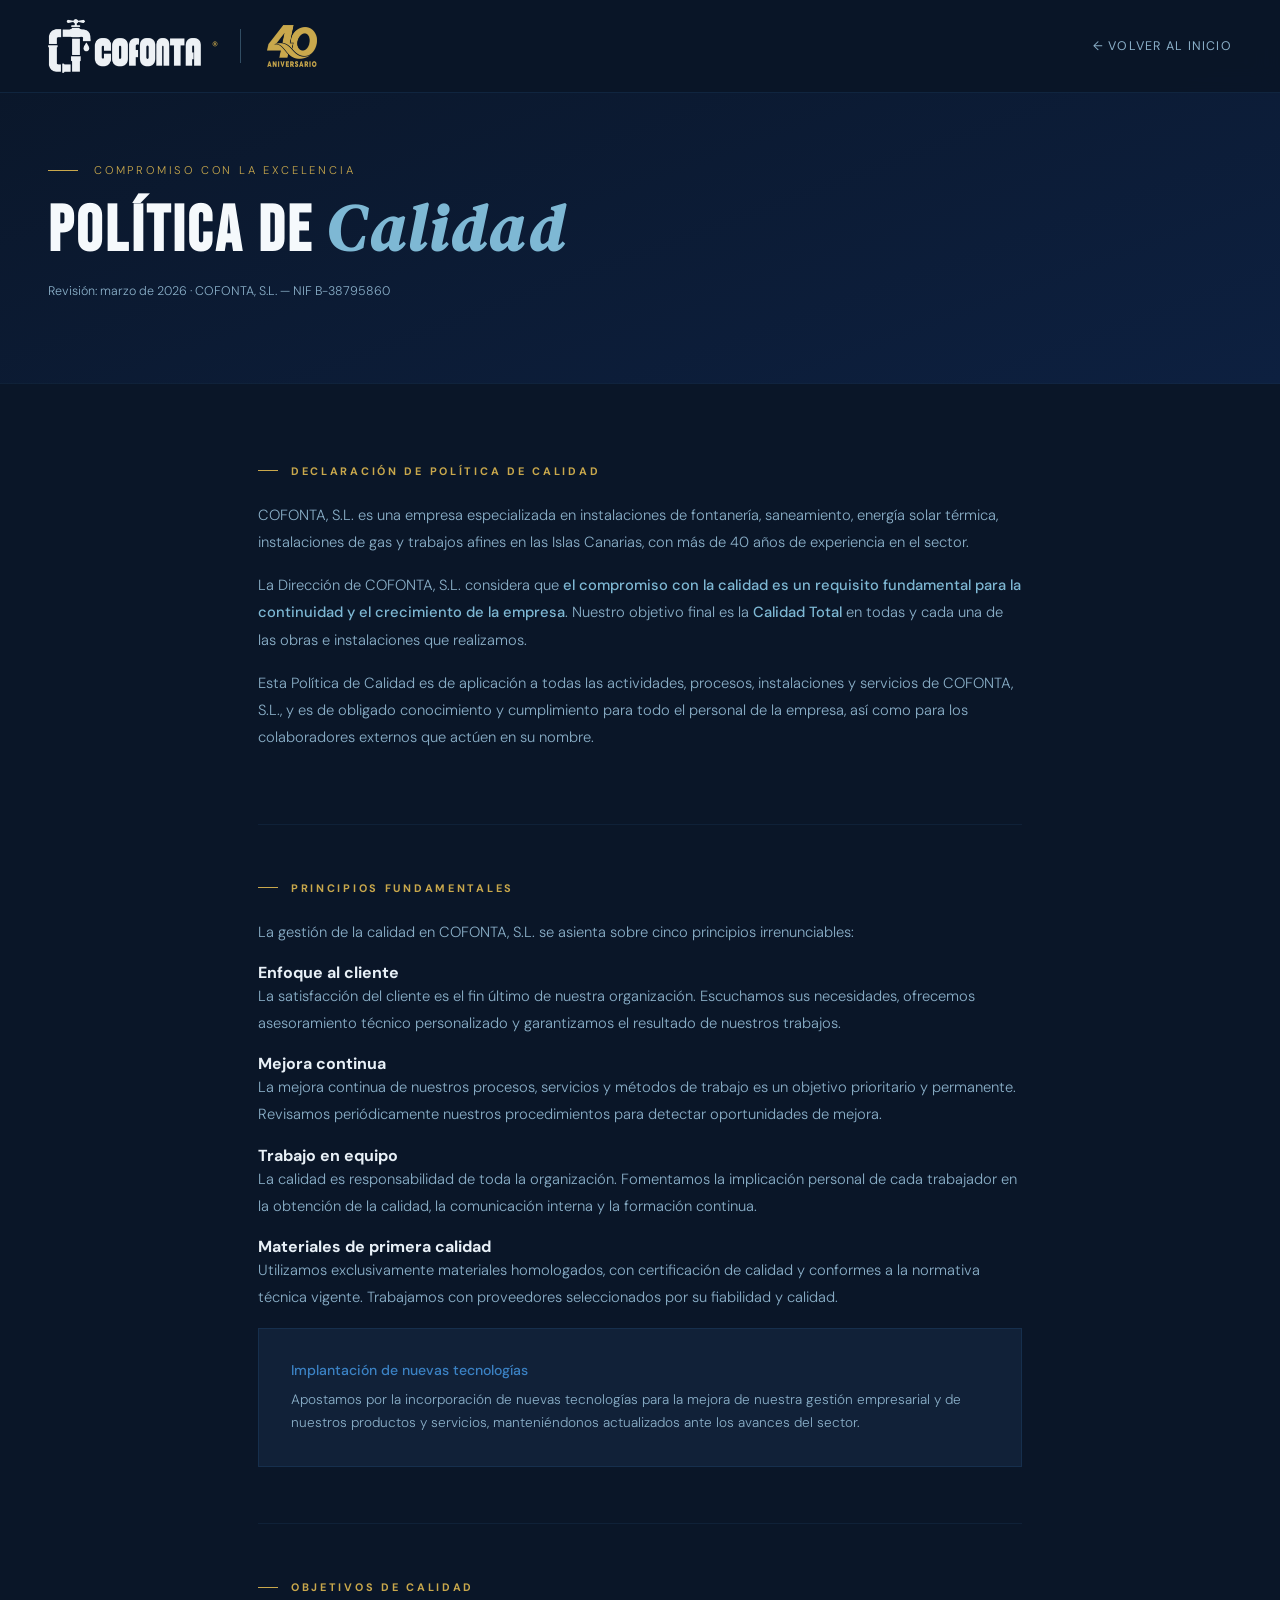
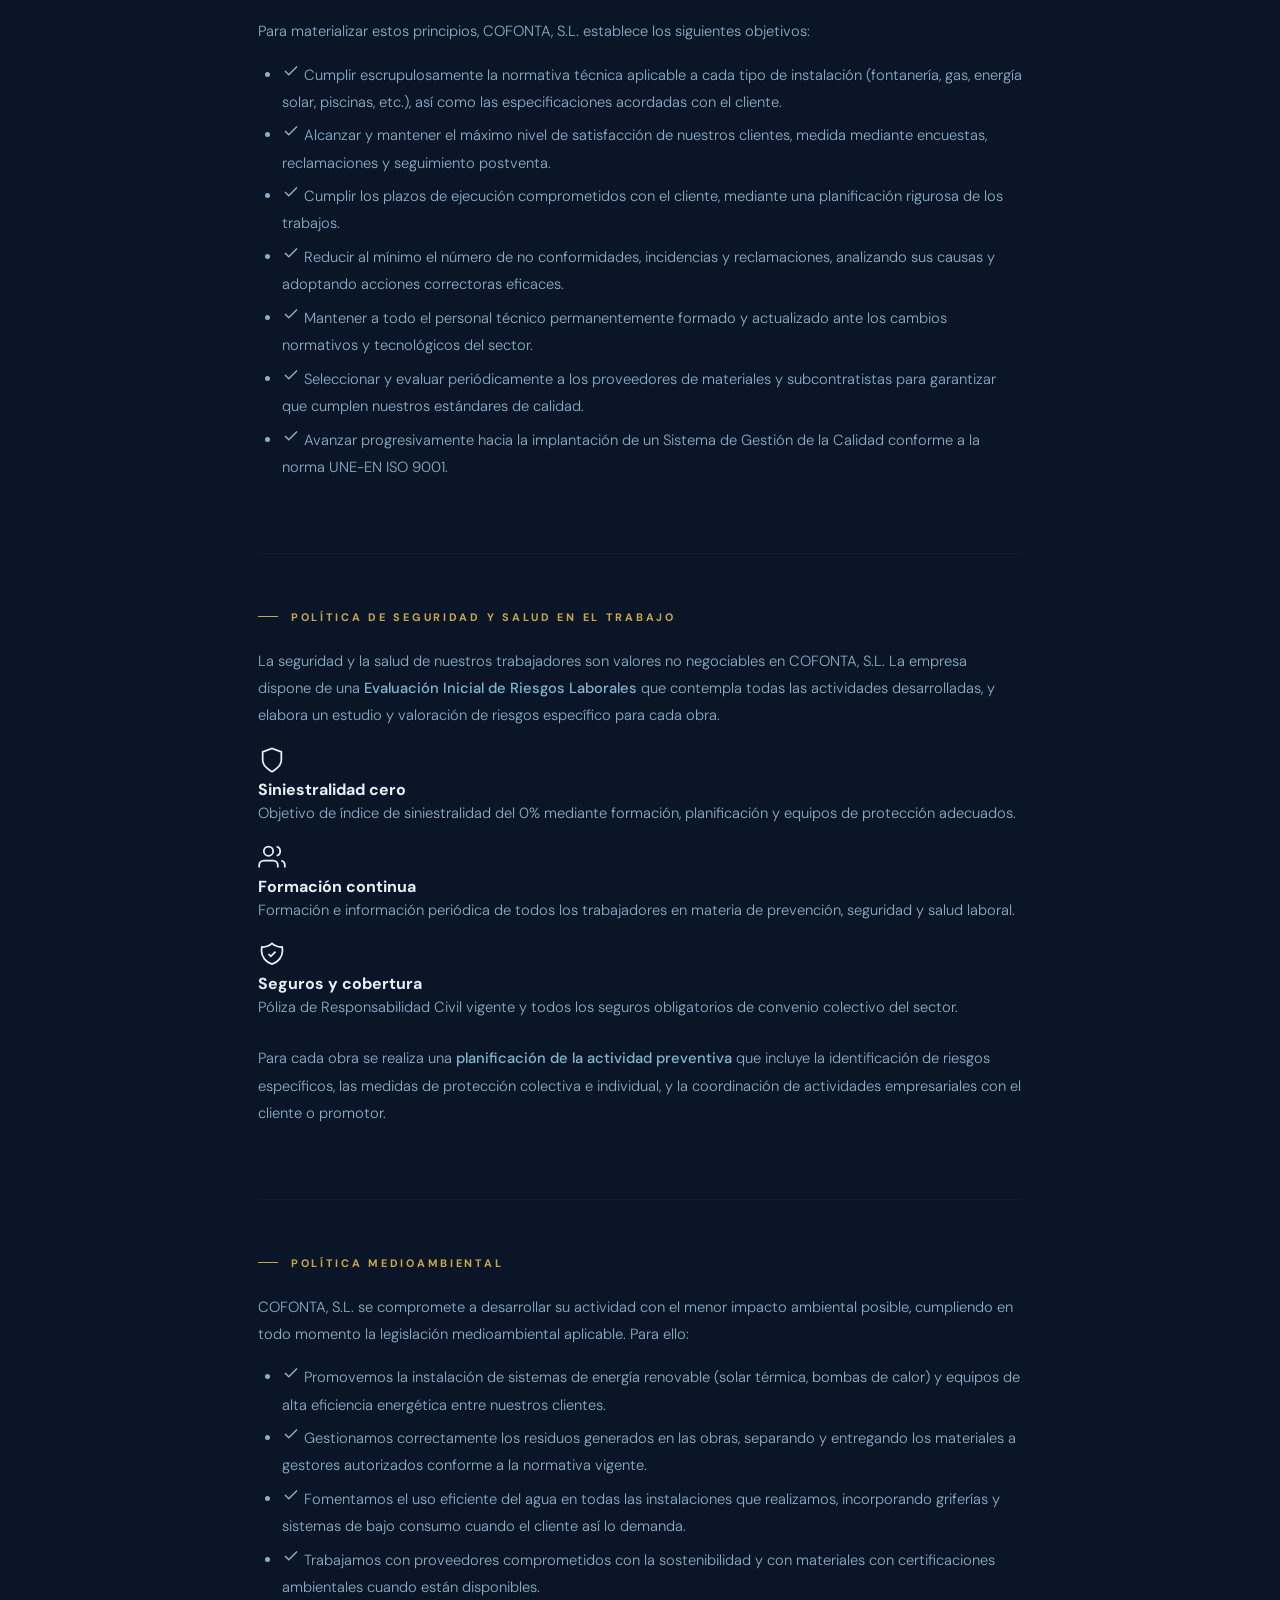
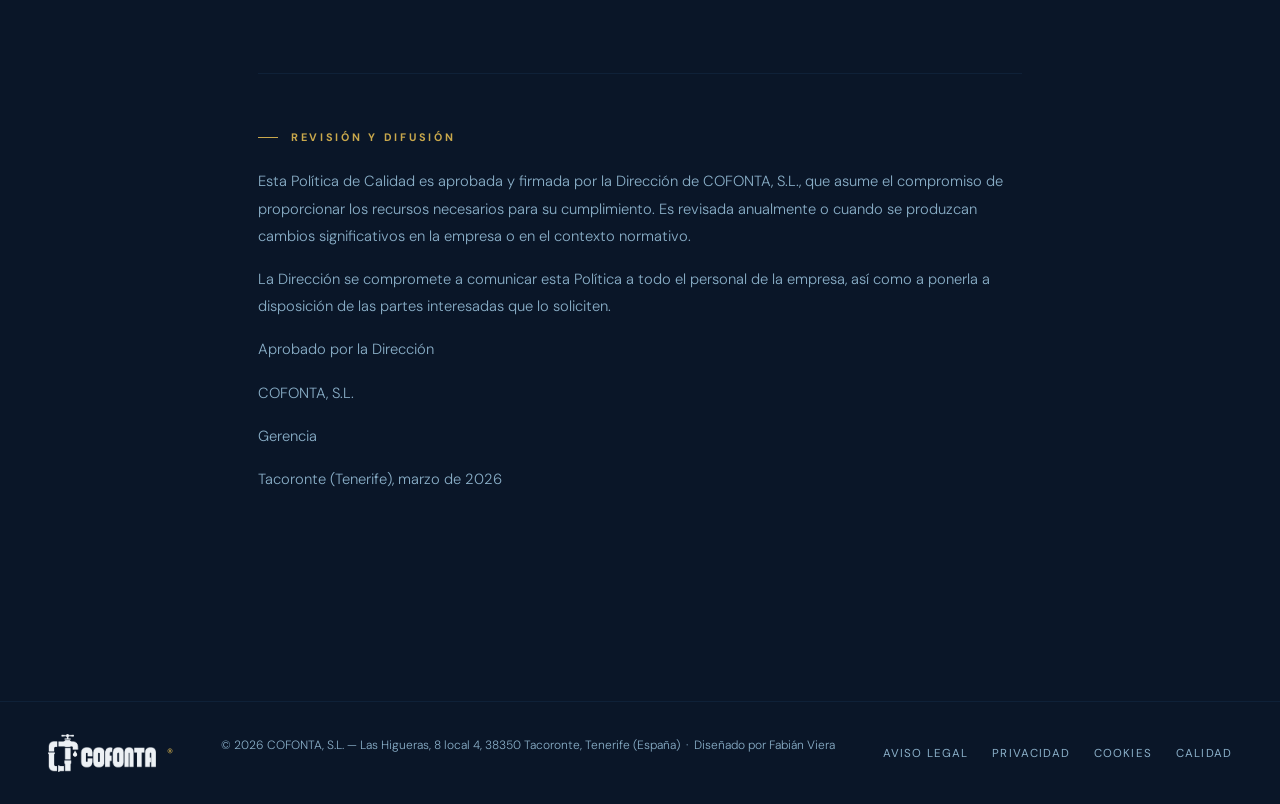
<file: politica-calidad.html>
<!DOCTYPE html>
<html lang="es">
<head>
  <meta charset="UTF-8">
  <meta name="viewport" content="width=device-width, initial-scale=1.0">
  <title>Política de Calidad — COFONTA®</title>
  <link rel="preconnect" href="https://fonts.googleapis.com">
  <link href="https://fonts.googleapis.com/css2?family=Bebas+Neue&family=DM+Sans:wght@300;400;500&family=DM+Serif+Display:ital@1&display=swap" rel="stylesheet">
  <link rel="stylesheet" href="styles-legal.css">
</head>
<body>

<nav>
  <a class="nav-logo" href="index.html">
    <img src="logo_cofonta_blanco.png" alt="COFONTA" class="logo-marca" width="153" height="54"><span class="reg">®</span>
    <span class="nav-40-sep" aria-hidden="true"></span>
    <img src="ImagenesWeb/aniversario-40-dorado.png" alt="40 aniversario COFONTA" class="nav-40" width="50" height="42">
  </a>
  <a href="index.html" class="nav-back">← Volver al inicio</a>
</nav>

<div class="page-hero">
  <p class="page-eyebrow">Compromiso con la excelencia</p>
  <h1>Política de <em>Calidad</em></h1>
  <p class="page-updated">Revisión: marzo de 2026 · COFONTA, S.L. — NIF B-38795860</p>
</div>

<div class="legal-body">

  <div class="legal-section">
    <h2>Declaración de política de calidad</h2>
    <p>COFONTA, S.L. es una empresa especializada en instalaciones de fontanería, saneamiento, energía solar térmica, instalaciones de gas y trabajos afines en las Islas Canarias, con más de 40 años de experiencia en el sector.</p>
    <p>La Dirección de COFONTA, S.L. considera que <strong>el compromiso con la calidad es un requisito fundamental para la continuidad y el crecimiento de la empresa</strong>. Nuestro objetivo final es la <strong>Calidad Total</strong> en todas y cada una de las obras e instalaciones que realizamos.</p>
    <p>Esta Política de Calidad es de aplicación a todas las actividades, procesos, instalaciones y servicios de COFONTA, S.L., y es de obligado conocimiento y cumplimiento para todo el personal de la empresa, así como para los colaboradores externos que actúen en su nombre.</p>
  </div>

  <div class="legal-section">
    <h2>Principios fundamentales</h2>
    <p>La gestión de la calidad en COFONTA, S.L. se asienta sobre cinco principios irrenunciables:</p>
    <div class="principles-grid">
      <div class="principle-card" data-num="01">
        <h4>Enfoque al cliente</h4>
        <p>La satisfacción del cliente es el fin último de nuestra organización. Escuchamos sus necesidades, ofrecemos asesoramiento técnico personalizado y garantizamos el resultado de nuestros trabajos.</p>
      </div>
      <div class="principle-card" data-num="02">
        <h4>Mejora continua</h4>
        <p>La mejora continua de nuestros procesos, servicios y métodos de trabajo es un objetivo prioritario y permanente. Revisamos periódicamente nuestros procedimientos para detectar oportunidades de mejora.</p>
      </div>
      <div class="principle-card" data-num="03">
        <h4>Trabajo en equipo</h4>
        <p>La calidad es responsabilidad de toda la organización. Fomentamos la implicación personal de cada trabajador en la obtención de la calidad, la comunicación interna y la formación continua.</p>
      </div>
      <div class="principle-card" data-num="04">
        <h4>Materiales de primera calidad</h4>
        <p>Utilizamos exclusivamente materiales homologados, con certificación de calidad y conformes a la normativa técnica vigente. Trabajamos con proveedores seleccionados por su fiabilidad y calidad.</p>
      </div>
    </div>
    <div class="principle-card" data-num="05" style="margin-top:0; padding:2rem; background:rgba(28,52,82,0.4); border:1px solid rgba(59,130,196,0.15); position:relative; overflow:hidden;">
      <h4 style="font-size:0.88rem; font-weight:500; color:var(--sky); margin-bottom:0.6rem;">Implantación de nuevas tecnologías</h4>
      <p style="font-size:0.85rem; margin:0; color:var(--muted); font-weight:300; line-height:1.7;">Apostamos por la incorporación de nuevas tecnologías para la mejora de nuestra gestión empresarial y de nuestros productos y servicios, manteniéndonos actualizados ante los avances del sector.</p>
    </div>
  </div>

  <div class="legal-section">
    <h2>Objetivos de calidad</h2>
    <p>Para materializar estos principios, COFONTA, S.L. establece los siguientes objetivos:</p>
    <ul class="objectives-list">
      <li>
        <svg class="obj-icon" width="18" height="18" viewBox="0 0 24 24" fill="none" stroke="currentColor" stroke-width="2"><polyline points="20 6 9 17 4 12"/></svg>
        Cumplir escrupulosamente la normativa técnica aplicable a cada tipo de instalación (fontanería, gas, energía solar, piscinas, etc.), así como las especificaciones acordadas con el cliente.
      </li>
      <li>
        <svg class="obj-icon" width="18" height="18" viewBox="0 0 24 24" fill="none" stroke="currentColor" stroke-width="2"><polyline points="20 6 9 17 4 12"/></svg>
        Alcanzar y mantener el máximo nivel de satisfacción de nuestros clientes, medida mediante encuestas, reclamaciones y seguimiento postventa.
      </li>
      <li>
        <svg class="obj-icon" width="18" height="18" viewBox="0 0 24 24" fill="none" stroke="currentColor" stroke-width="2"><polyline points="20 6 9 17 4 12"/></svg>
        Cumplir los plazos de ejecución comprometidos con el cliente, mediante una planificación rigurosa de los trabajos.
      </li>
      <li>
        <svg class="obj-icon" width="18" height="18" viewBox="0 0 24 24" fill="none" stroke="currentColor" stroke-width="2"><polyline points="20 6 9 17 4 12"/></svg>
        Reducir al mínimo el número de no conformidades, incidencias y reclamaciones, analizando sus causas y adoptando acciones correctoras eficaces.
      </li>
      <li>
        <svg class="obj-icon" width="18" height="18" viewBox="0 0 24 24" fill="none" stroke="currentColor" stroke-width="2"><polyline points="20 6 9 17 4 12"/></svg>
        Mantener a todo el personal técnico permanentemente formado y actualizado ante los cambios normativos y tecnológicos del sector.
      </li>
      <li>
        <svg class="obj-icon" width="18" height="18" viewBox="0 0 24 24" fill="none" stroke="currentColor" stroke-width="2"><polyline points="20 6 9 17 4 12"/></svg>
        Seleccionar y evaluar periódicamente a los proveedores de materiales y subcontratistas para garantizar que cumplen nuestros estándares de calidad.
      </li>
      <li>
        <svg class="obj-icon" width="18" height="18" viewBox="0 0 24 24" fill="none" stroke="currentColor" stroke-width="2"><polyline points="20 6 9 17 4 12"/></svg>
        Avanzar progresivamente hacia la implantación de un Sistema de Gestión de la Calidad conforme a la norma UNE-EN ISO 9001.
      </li>
    </ul>
  </div>

  <div class="legal-section">
    <h2>Política de seguridad y salud en el trabajo</h2>
    <p>La seguridad y la salud de nuestros trabajadores son valores no negociables en COFONTA, S.L. La empresa dispone de una <strong>Evaluación Inicial de Riesgos Laborales</strong> que contempla todas las actividades desarrolladas, y elabora un estudio y valoración de riesgos específico para cada obra.</p>

    <div class="security-grid">
      <div class="security-card">
        <div class="s-icon">
          <svg width="28" height="28" viewBox="0 0 24 24" fill="none" stroke="currentColor" stroke-width="1.5"><path d="M12 22s8-4 8-10V5l-8-3-8 3v7c0 6 8 10 8 10z"/></svg>
        </div>
        <h4>Siniestralidad cero</h4>
        <p>Objetivo de índice de siniestralidad del 0% mediante formación, planificación y equipos de protección adecuados.</p>
      </div>
      <div class="security-card">
        <div class="s-icon">
          <svg width="28" height="28" viewBox="0 0 24 24" fill="none" stroke="currentColor" stroke-width="1.5"><path d="M17 21v-2a4 4 0 00-4-4H5a4 4 0 00-4 4v2"/><circle cx="9" cy="7" r="4"/><path d="M23 21v-2a4 4 0 00-3-3.87"/><path d="M16 3.13a4 4 0 010 7.75"/></svg>
        </div>
        <h4>Formación continua</h4>
        <p>Formación e información periódica de todos los trabajadores en materia de prevención, seguridad y salud laboral.</p>
      </div>
      <div class="security-card">
        <div class="s-icon">
          <svg width="28" height="28" viewBox="0 0 24 24" fill="none" stroke="currentColor" stroke-width="1.5"><path d="M9 12l2 2 4-4m5.618-4.016A11.955 11.955 0 0112 2.944a11.955 11.955 0 01-8.618 3.04A12.02 12.02 0 003 9c0 5.591 3.824 10.29 9 11.622 5.176-1.332 9-6.03 9-11.622 0-1.042-.133-2.052-.382-3.016z"/></svg>
        </div>
        <h4>Seguros y cobertura</h4>
        <p>Póliza de Responsabilidad Civil vigente y todos los seguros obligatorios de convenio colectivo del sector.</p>
      </div>
    </div>

    <p style="margin-top:1.5rem;">Para cada obra se realiza una <strong>planificación de la actividad preventiva</strong> que incluye la identificación de riesgos específicos, las medidas de protección colectiva e individual, y la coordinación de actividades empresariales con el cliente o promotor.</p>
  </div>

  <div class="legal-section">
    <h2>Política medioambiental</h2>
    <p>COFONTA, S.L. se compromete a desarrollar su actividad con el menor impacto ambiental posible, cumpliendo en todo momento la legislación medioambiental aplicable. Para ello:</p>
    <ul class="objectives-list">
      <li>
        <svg class="obj-icon" width="18" height="18" viewBox="0 0 24 24" fill="none" stroke="currentColor" stroke-width="2"><polyline points="20 6 9 17 4 12"/></svg>
        Promovemos la instalación de sistemas de energía renovable (solar térmica, bombas de calor) y equipos de alta eficiencia energética entre nuestros clientes.
      </li>
      <li>
        <svg class="obj-icon" width="18" height="18" viewBox="0 0 24 24" fill="none" stroke="currentColor" stroke-width="2"><polyline points="20 6 9 17 4 12"/></svg>
        Gestionamos correctamente los residuos generados en las obras, separando y entregando los materiales a gestores autorizados conforme a la normativa vigente.
      </li>
      <li>
        <svg class="obj-icon" width="18" height="18" viewBox="0 0 24 24" fill="none" stroke="currentColor" stroke-width="2"><polyline points="20 6 9 17 4 12"/></svg>
        Fomentamos el uso eficiente del agua en todas las instalaciones que realizamos, incorporando griferías y sistemas de bajo consumo cuando el cliente así lo demanda.
      </li>
      <li>
        <svg class="obj-icon" width="18" height="18" viewBox="0 0 24 24" fill="none" stroke="currentColor" stroke-width="2"><polyline points="20 6 9 17 4 12"/></svg>
        Trabajamos con proveedores comprometidos con la sostenibilidad y con materiales con certificaciones ambientales cuando están disponibles.
      </li>
    </ul>
  </div>

  <div class="legal-section">
    <h2>Revisión y difusión</h2>
    <p>Esta Política de Calidad es aprobada y firmada por la Dirección de COFONTA, S.L., que asume el compromiso de proporcionar los recursos necesarios para su cumplimiento. Es revisada anualmente o cuando se produzcan cambios significativos en la empresa o en el contexto normativo.</p>
    <p>La Dirección se compromete a comunicar esta Política a todo el personal de la empresa, así como a ponerla a disposición de las partes interesadas que lo soliciten.</p>

    <div class="signature-block">
      <p class="sig-title">Aprobado por la Dirección</p>
      <p class="sig-name">COFONTA, S.L.</p>
      <p class="sig-role">Gerencia</p>
      <p class="sig-place">Tacoronte (Tenerife), marzo de 2026</p>
    </div>
  </div>

</div>

<footer>
  <div class="nav-logo" style="text-decoration:none;">
    <img src="logo_cofonta_blanco.png" alt="COFONTA" class="logo-marca" width="153" height="54">
    <span class="reg">®</span>
  </div>
  <p class="footer-copy">© 2026 COFONTA, S.L. — Las Higueras, 8 local 4, 38350 Tacoronte, Tenerife (España) &nbsp;·&nbsp; Diseñado por Fabián Viera</p>
  <div class="footer-legal">
    <a href="aviso-legal.html">Aviso Legal</a>
    <a href="politica-privacidad.html">Privacidad</a>
    <a href="politica-cookies.html">Cookies</a>
    <a href="politica-calidad.html">Calidad</a>
  </div>
</footer>

</body>
</html>
</file>
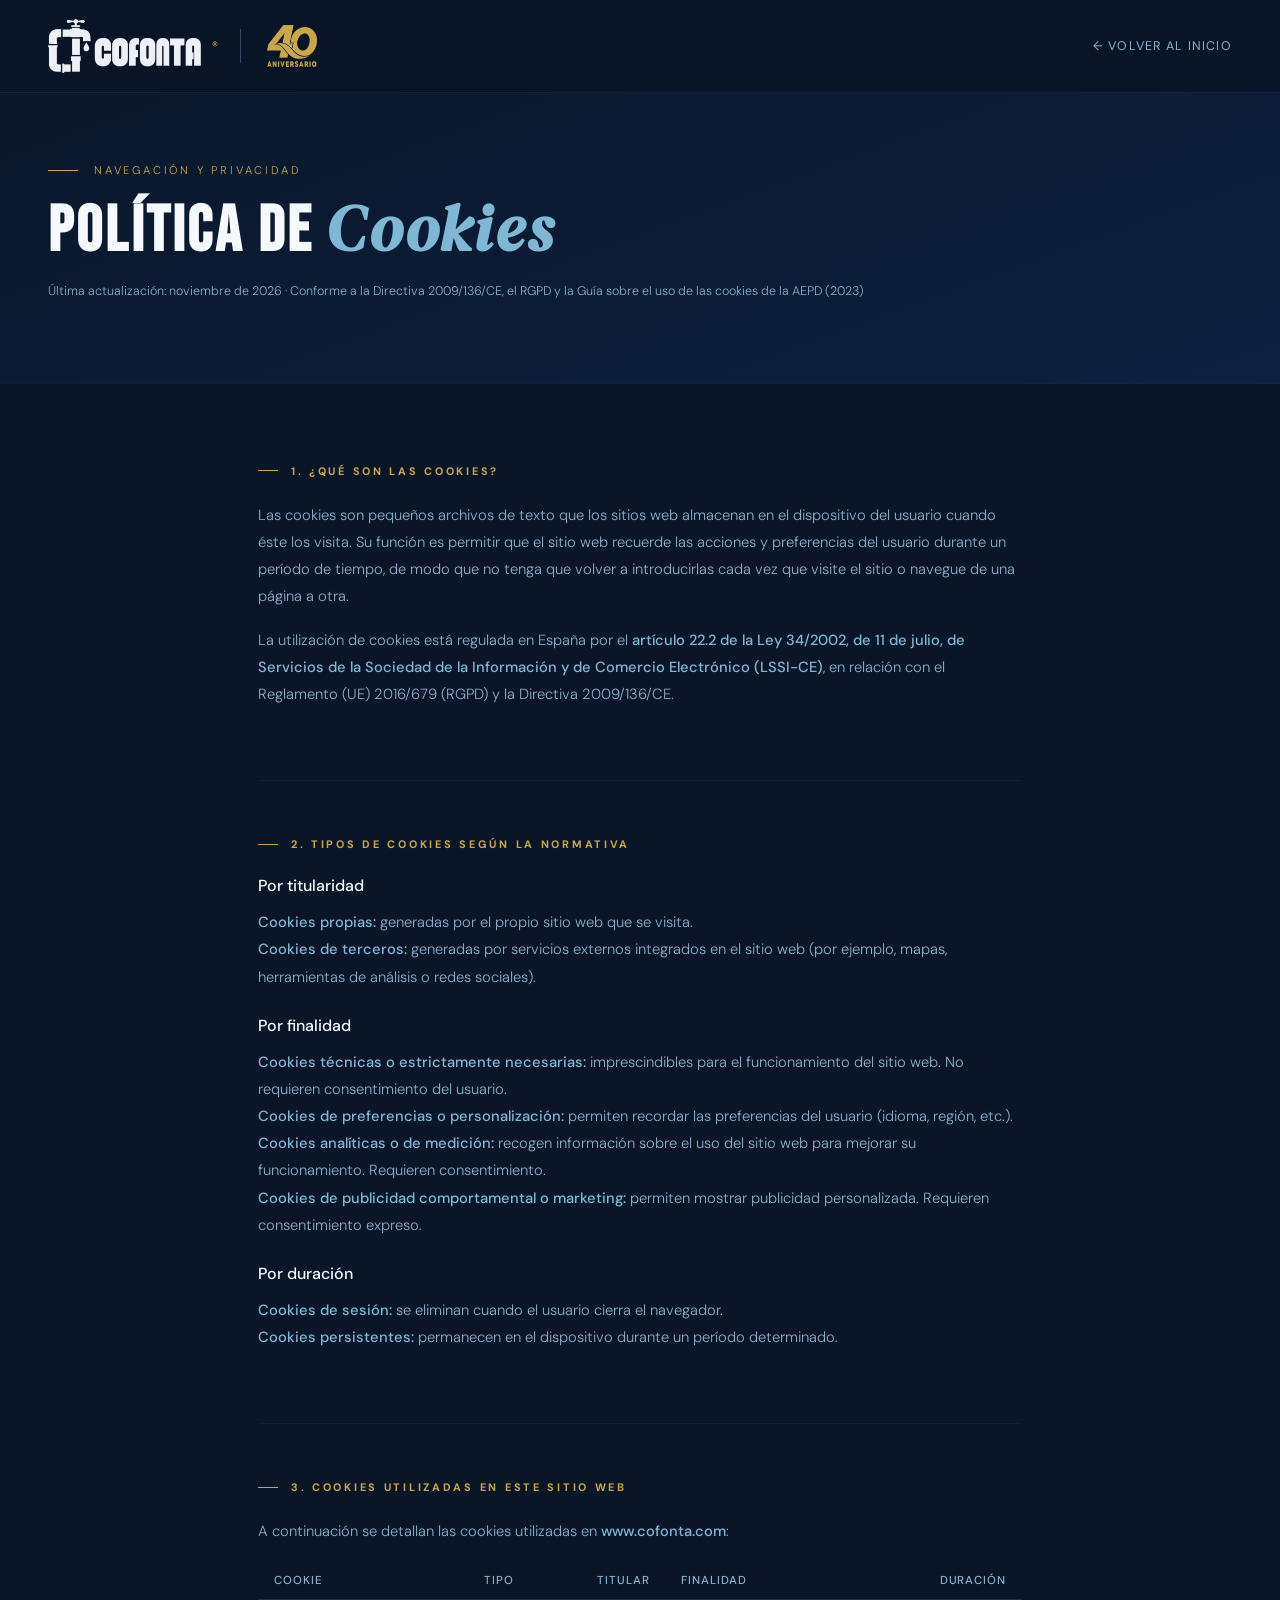
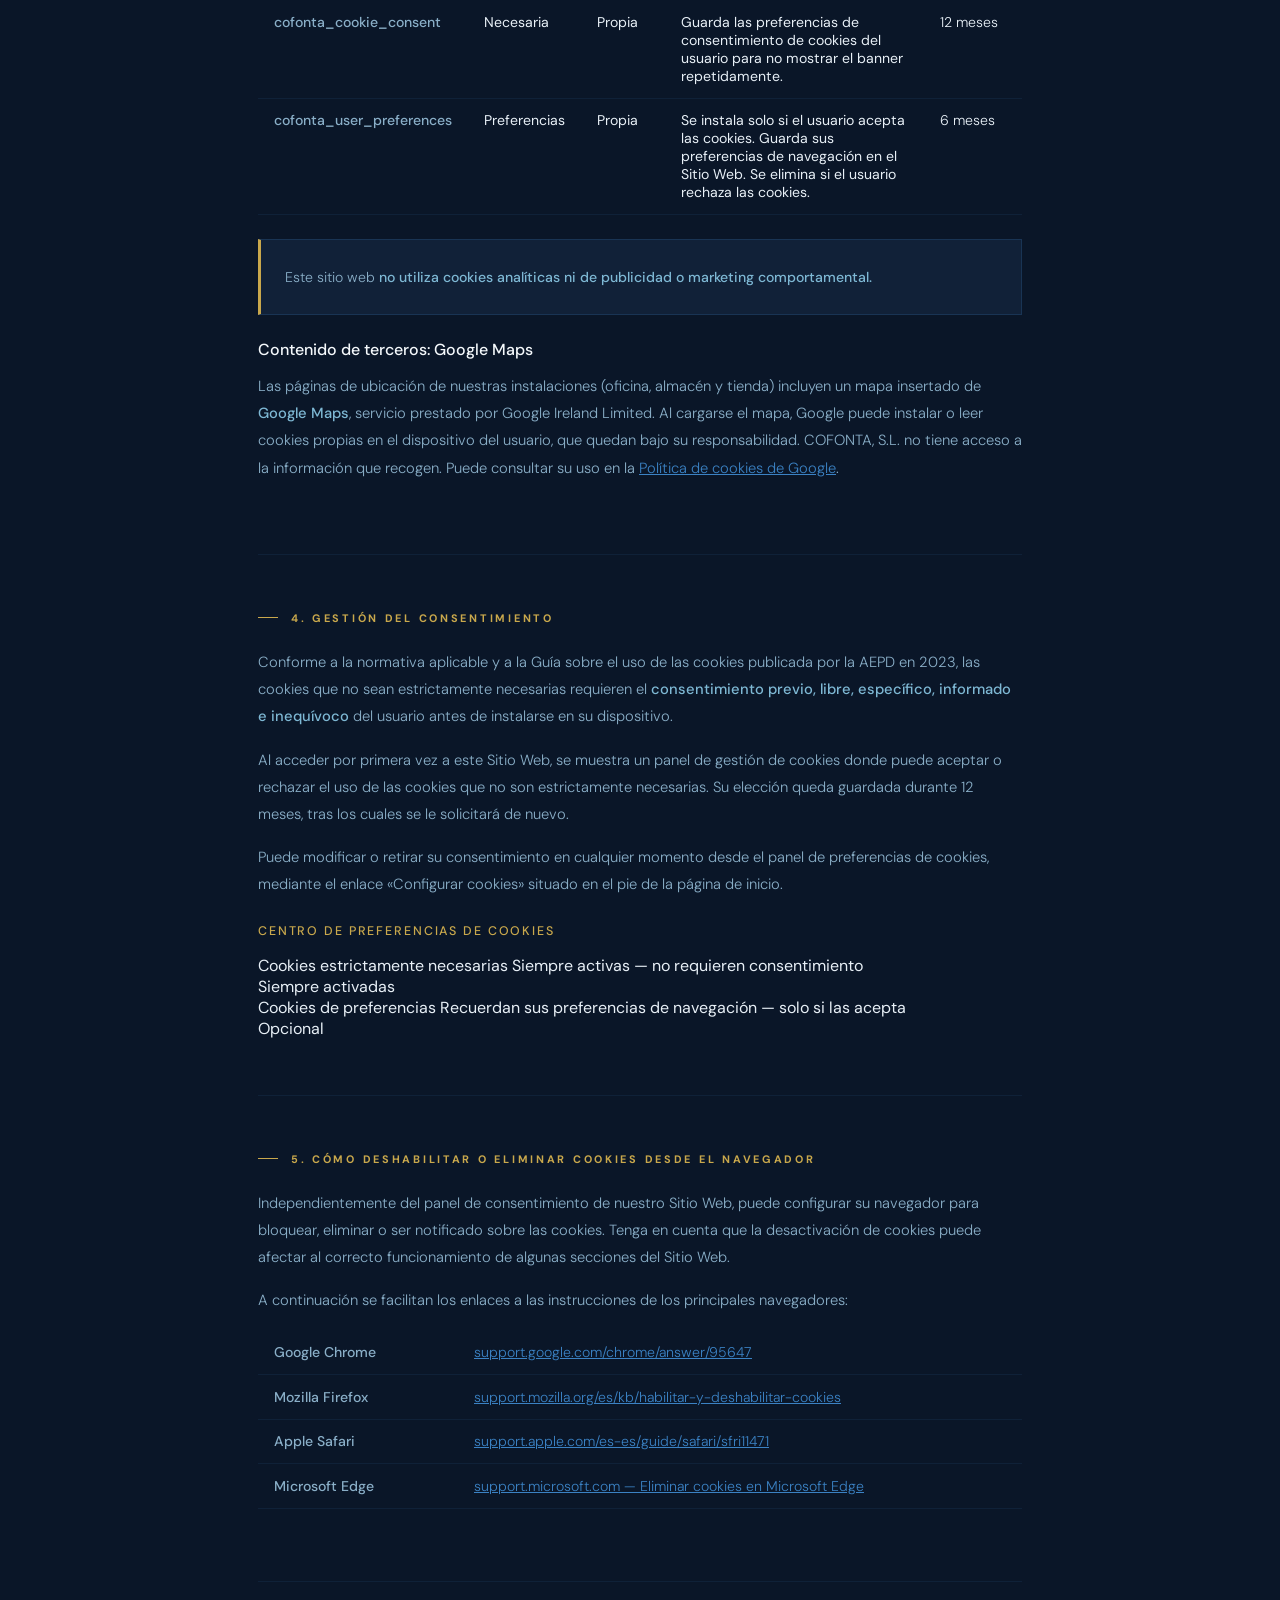
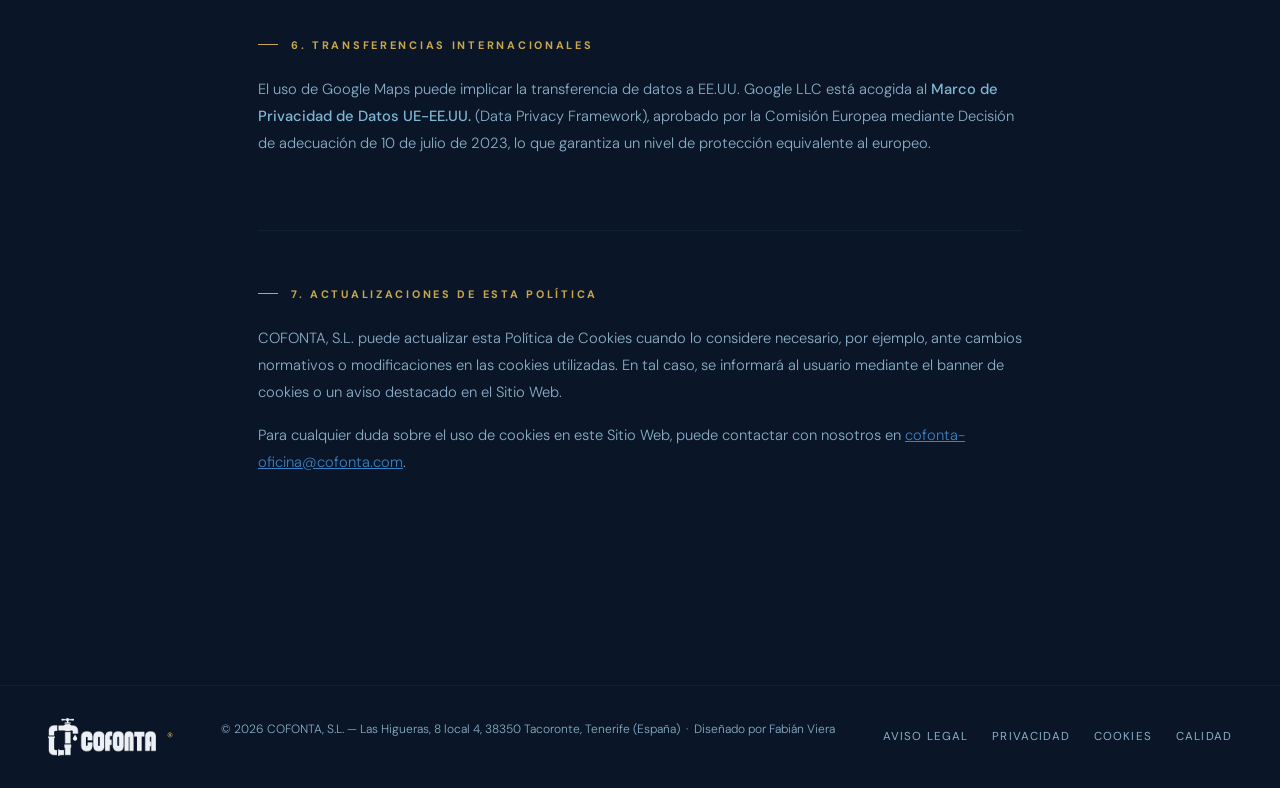
<file: politica-cookies.html>
<!DOCTYPE html>
<html lang="es">
<head>
  <meta charset="UTF-8">
  <meta name="viewport" content="width=device-width, initial-scale=1.0">
  <title>Política de Cookies — COFONTA®</title>
  <link rel="preconnect" href="https://fonts.googleapis.com">
  <link href="https://fonts.googleapis.com/css2?family=Bebas+Neue&family=DM+Sans:wght@300;400;500&family=DM+Serif+Display:ital@1&display=swap" rel="stylesheet">
  <link rel="stylesheet" href="styles-legal.css">
</head>
<body>

<nav>
  <a class="nav-logo" href="index.html">
    <img src="logo_cofonta_blanco.png" alt="COFONTA" class="logo-marca" width="153" height="54"><span class="reg">®</span>
    <span class="nav-40-sep" aria-hidden="true"></span>
    <img src="ImagenesWeb/aniversario-40-dorado.png" alt="40 aniversario COFONTA" class="nav-40" width="50" height="42">
  </a>
  <a href="index.html" class="nav-back">← Volver al inicio</a>
</nav>

<div class="page-hero">
  <p class="page-eyebrow">Navegación y privacidad</p>
  <h1>Política de <em>Cookies</em></h1>
  <p class="page-updated">Última actualización: noviembre de 2026 · Conforme a la Directiva 2009/136/CE, el RGPD y la Guía sobre el uso de las cookies de la AEPD (2023)</p>
</div>

<div class="legal-body">

  <div class="legal-section">
    <h2>1. ¿Qué son las cookies?</h2>
    <p>Las cookies son pequeños archivos de texto que los sitios web almacenan en el dispositivo del usuario cuando éste los visita. Su función es permitir que el sitio web recuerde las acciones y preferencias del usuario durante un período de tiempo, de modo que no tenga que volver a introducirlas cada vez que visite el sitio o navegue de una página a otra.</p>
    <p>La utilización de cookies está regulada en España por el <strong>artículo 22.2 de la Ley 34/2002, de 11 de julio, de Servicios de la Sociedad de la Información y de Comercio Electrónico (LSSI-CE)</strong>, en relación con el Reglamento (UE) 2016/679 (RGPD) y la Directiva 2009/136/CE.</p>
  </div>

  <div class="legal-section">
    <h2>2. Tipos de cookies según la normativa</h2>

    <h3>Por titularidad</h3>
    <p><strong>Cookies propias:</strong> generadas por el propio sitio web que se visita.<br>
    <strong>Cookies de terceros:</strong> generadas por servicios externos integrados en el sitio web (por ejemplo, mapas, herramientas de análisis o redes sociales).</p>

    <h3>Por finalidad</h3>
    <p><strong>Cookies técnicas o estrictamente necesarias:</strong> imprescindibles para el funcionamiento del sitio web. No requieren consentimiento del usuario.<br>
    <strong>Cookies de preferencias o personalización:</strong> permiten recordar las preferencias del usuario (idioma, región, etc.).<br>
    <strong>Cookies analíticas o de medición:</strong> recogen información sobre el uso del sitio web para mejorar su funcionamiento. Requieren consentimiento.<br>
    <strong>Cookies de publicidad comportamental o marketing:</strong> permiten mostrar publicidad personalizada. Requieren consentimiento expreso.</p>

    <h3>Por duración</h3>
    <p><strong>Cookies de sesión:</strong> se eliminan cuando el usuario cierra el navegador.<br>
    <strong>Cookies persistentes:</strong> permanecen en el dispositivo durante un período determinado.</p>
  </div>

  <div class="legal-section">
    <h2>3. Cookies utilizadas en este sitio web</h2>
    <p>A continuación se detallan las cookies utilizadas en <strong>www.cofonta.com</strong>:</p>

    <table class="data-table data-table--cols">
      <tr class="dt-head">
        <th>Cookie</th>
        <th>Tipo</th>
        <th>Titular</th>
        <th>Finalidad</th>
        <th>Duración</th>
      </tr>
      <tr>
        <td data-label="Cookie">cofonta_cookie_consent</td>
        <td data-label="Tipo"><span class="cookie-type ct-necesaria">Necesaria</span></td>
        <td data-label="Titular">Propia</td>
        <td data-label="Finalidad">Guarda las preferencias de consentimiento de cookies del usuario para no mostrar el banner repetidamente.</td>
        <td data-label="Duración">12 meses</td>
      </tr>
      <tr>
        <td data-label="Cookie">cofonta_user_preferences</td>
        <td data-label="Tipo"><span class="cookie-type ct-preferencias">Preferencias</span></td>
        <td data-label="Titular">Propia</td>
        <td data-label="Finalidad">Se instala solo si el usuario acepta las cookies. Guarda sus preferencias de navegación en el Sitio Web. Se elimina si el usuario rechaza las cookies.</td>
        <td data-label="Duración">6 meses</td>
      </tr>
    </table>

    <div class="info-box">
      <p>Este sitio web <strong>no utiliza cookies analíticas ni de publicidad o marketing comportamental.</strong></p>
    </div>

    <h3>Contenido de terceros: Google Maps</h3>
    <p>Las páginas de ubicación de nuestras instalaciones (oficina, almacén y tienda) incluyen un mapa insertado de <strong>Google Maps</strong>, servicio prestado por Google Ireland Limited. Al cargarse el mapa, Google puede instalar o leer cookies propias en el dispositivo del usuario, que quedan bajo su responsabilidad. COFONTA, S.L. no tiene acceso a la información que recogen. Puede consultar su uso en la <a href="https://policies.google.com/technologies/cookies?hl=es" target="_blank" rel="noopener">Política de cookies de Google</a>.</p>
  </div>

  <div class="legal-section">
    <h2>4. Gestión del consentimiento</h2>
    <p>Conforme a la normativa aplicable y a la Guía sobre el uso de las cookies publicada por la AEPD en 2023, las cookies que no sean estrictamente necesarias requieren el <strong>consentimiento previo, libre, específico, informado e inequívoco</strong> del usuario antes de instalarse en su dispositivo.</p>
    <p>Al acceder por primera vez a este Sitio Web, se muestra un panel de gestión de cookies donde puede aceptar o rechazar el uso de las cookies que no son estrictamente necesarias. Su elección queda guardada durante 12 meses, tras los cuales se le solicitará de nuevo.</p>
    <p>Puede modificar o retirar su consentimiento en cualquier momento desde el panel de preferencias de cookies, mediante el enlace «Configurar cookies» situado en el pie de la página de inicio.</p>

    <div class="consent-panel">
      <h3 style="font-size:0.78rem; letter-spacing:0.15em; text-transform:uppercase; color:var(--gold); margin-bottom:1rem;">Centro de preferencias de cookies</h3>
      <div class="consent-row">
        <div class="consent-label">
          Cookies estrictamente necesarias
          <span>Siempre activas — no requieren consentimiento</span>
        </div>
        <div class="toggle toggle-on">Siempre activadas</div>
      </div>
      <div class="consent-row">
        <div class="consent-label">
          Cookies de preferencias
          <span>Recuerdan sus preferencias de navegación — solo si las acepta</span>
        </div>
        <div class="toggle toggle-off">Opcional</div>
      </div>
    </div>
  </div>

  <div class="legal-section">
    <h2>5. Cómo deshabilitar o eliminar cookies desde el navegador</h2>
    <p>Independientemente del panel de consentimiento de nuestro Sitio Web, puede configurar su navegador para bloquear, eliminar o ser notificado sobre las cookies. Tenga en cuenta que la desactivación de cookies puede afectar al correcto funcionamiento de algunas secciones del Sitio Web.</p>
    <p>A continuación se facilitan los enlaces a las instrucciones de los principales navegadores:</p>
    <table class="data-table">
      <tr><td>Google Chrome</td><td><a href="https://support.google.com/chrome/answer/95647" target="_blank" rel="noopener">support.google.com/chrome/answer/95647</a></td></tr>
      <tr><td>Mozilla Firefox</td><td><a href="https://support.mozilla.org/es/kb/habilitar-y-deshabilitar-cookies" target="_blank" rel="noopener">support.mozilla.org/es/kb/habilitar-y-deshabilitar-cookies</a></td></tr>
      <tr><td>Apple Safari</td><td><a href="https://support.apple.com/es-es/guide/safari/sfri11471" target="_blank" rel="noopener">support.apple.com/es-es/guide/safari/sfri11471</a></td></tr>
      <tr><td>Microsoft Edge</td><td><a href="https://support.microsoft.com/es-es/microsoft-edge/eliminar-las-cookies-en-microsoft-edge-63947406" target="_blank" rel="noopener">support.microsoft.com — Eliminar cookies en Microsoft Edge</a></td></tr>
    </table>
  </div>

  <div class="legal-section">
    <h2>6. Transferencias internacionales</h2>
    <p>El uso de Google Maps puede implicar la transferencia de datos a EE.UU. Google LLC está acogida al <strong>Marco de Privacidad de Datos UE-EE.UU.</strong> (Data Privacy Framework), aprobado por la Comisión Europea mediante Decisión de adecuación de 10 de julio de 2023, lo que garantiza un nivel de protección equivalente al europeo.</p>
  </div>

  <div class="legal-section">
    <h2>7. Actualizaciones de esta política</h2>
    <p>COFONTA, S.L. puede actualizar esta Política de Cookies cuando lo considere necesario, por ejemplo, ante cambios normativos o modificaciones en las cookies utilizadas. En tal caso, se informará al usuario mediante el banner de cookies o un aviso destacado en el Sitio Web.</p>
    <p>Para cualquier duda sobre el uso de cookies en este Sitio Web, puede contactar con nosotros en <a href="mailto:cofonta-oficina@cofonta.com">cofonta-oficina@cofonta.com</a>.</p>
  </div>

</div>

<footer>
  <div class="nav-logo" style="text-decoration:none;">
    <img src="logo_cofonta_blanco.png" alt="COFONTA" class="logo-marca" width="153" height="54">
    <span class="reg">®</span>
  </div>
  <p class="footer-copy">© 2026 COFONTA, S.L. — Las Higueras, 8 local 4, 38350 Tacoronte, Tenerife (España) &nbsp;·&nbsp; Diseñado por Fabián Viera</p>
  <div class="footer-legal">
    <a href="aviso-legal.html">Aviso Legal</a>
    <a href="politica-privacidad.html">Privacidad</a>
    <a href="politica-cookies.html">Cookies</a>
    <a href="politica-calidad.html">Calidad</a>
  </div>
</footer>

</body>
</html>
</file>
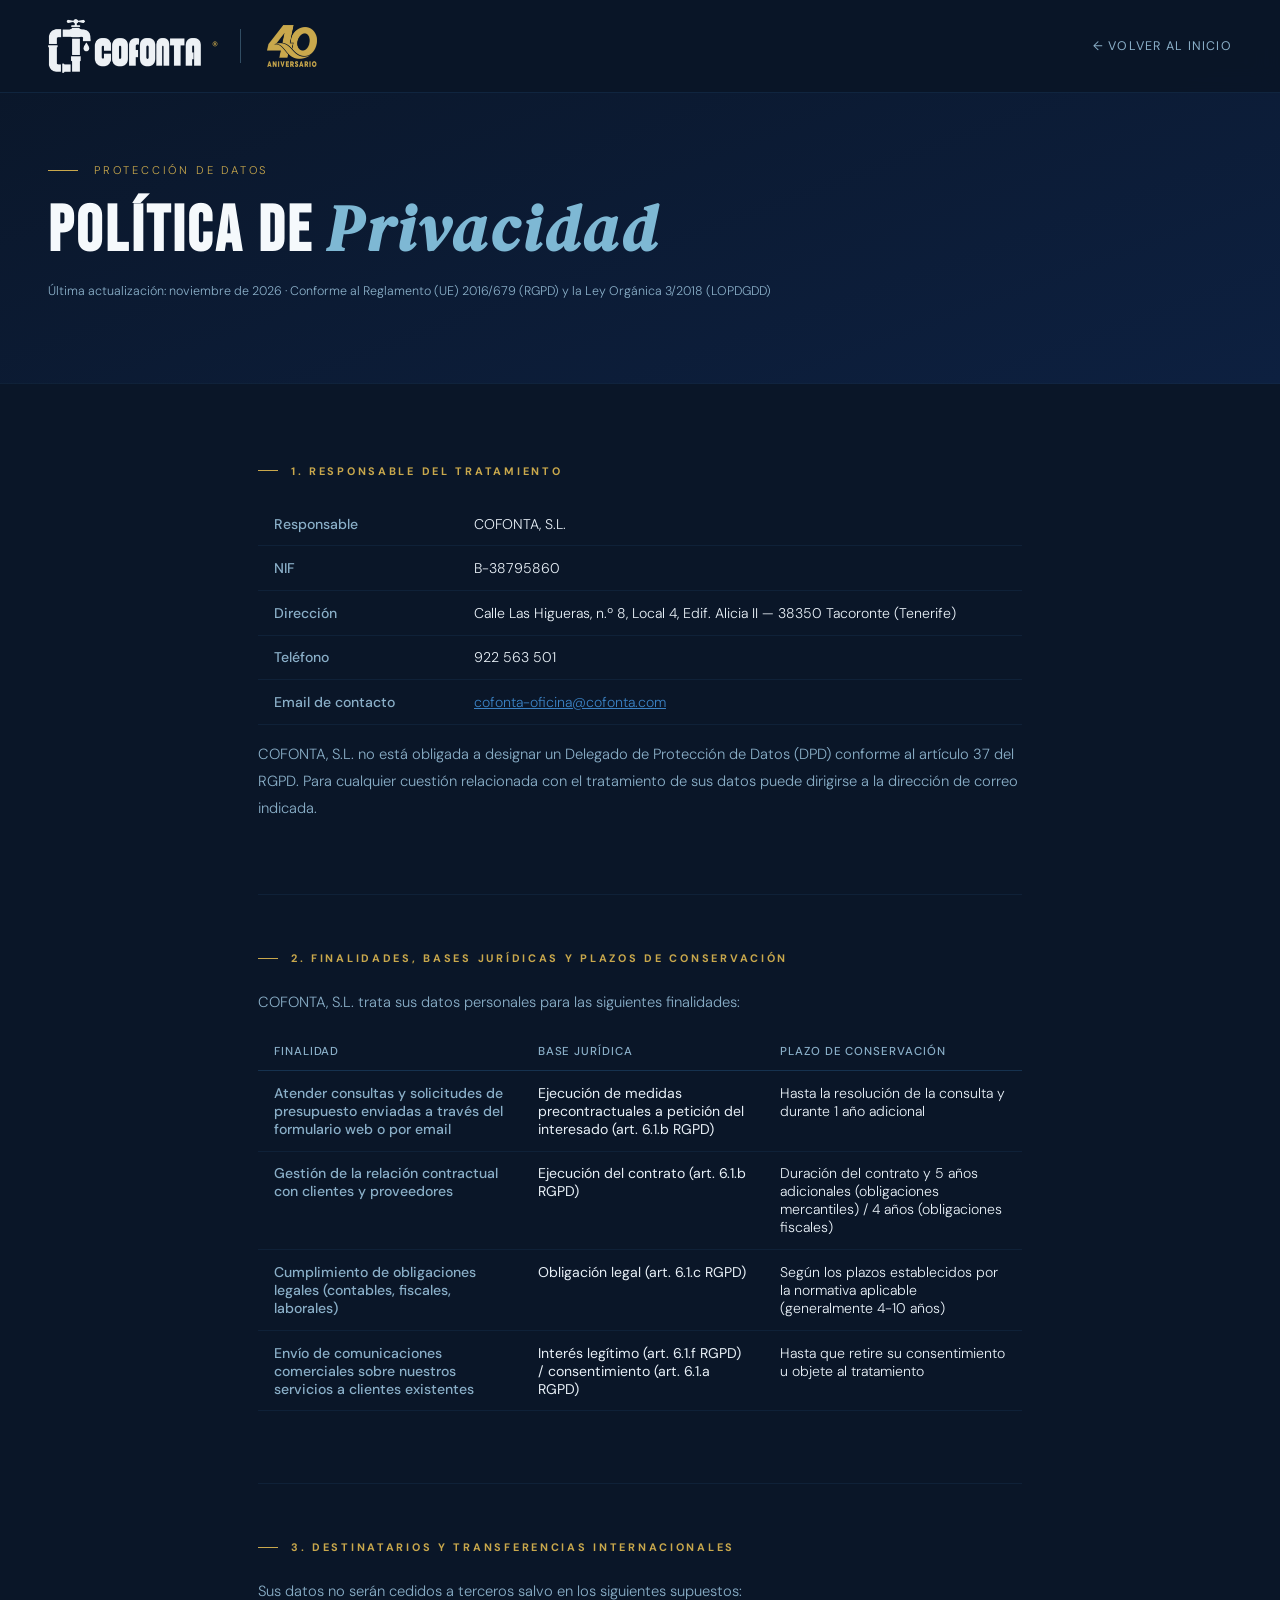
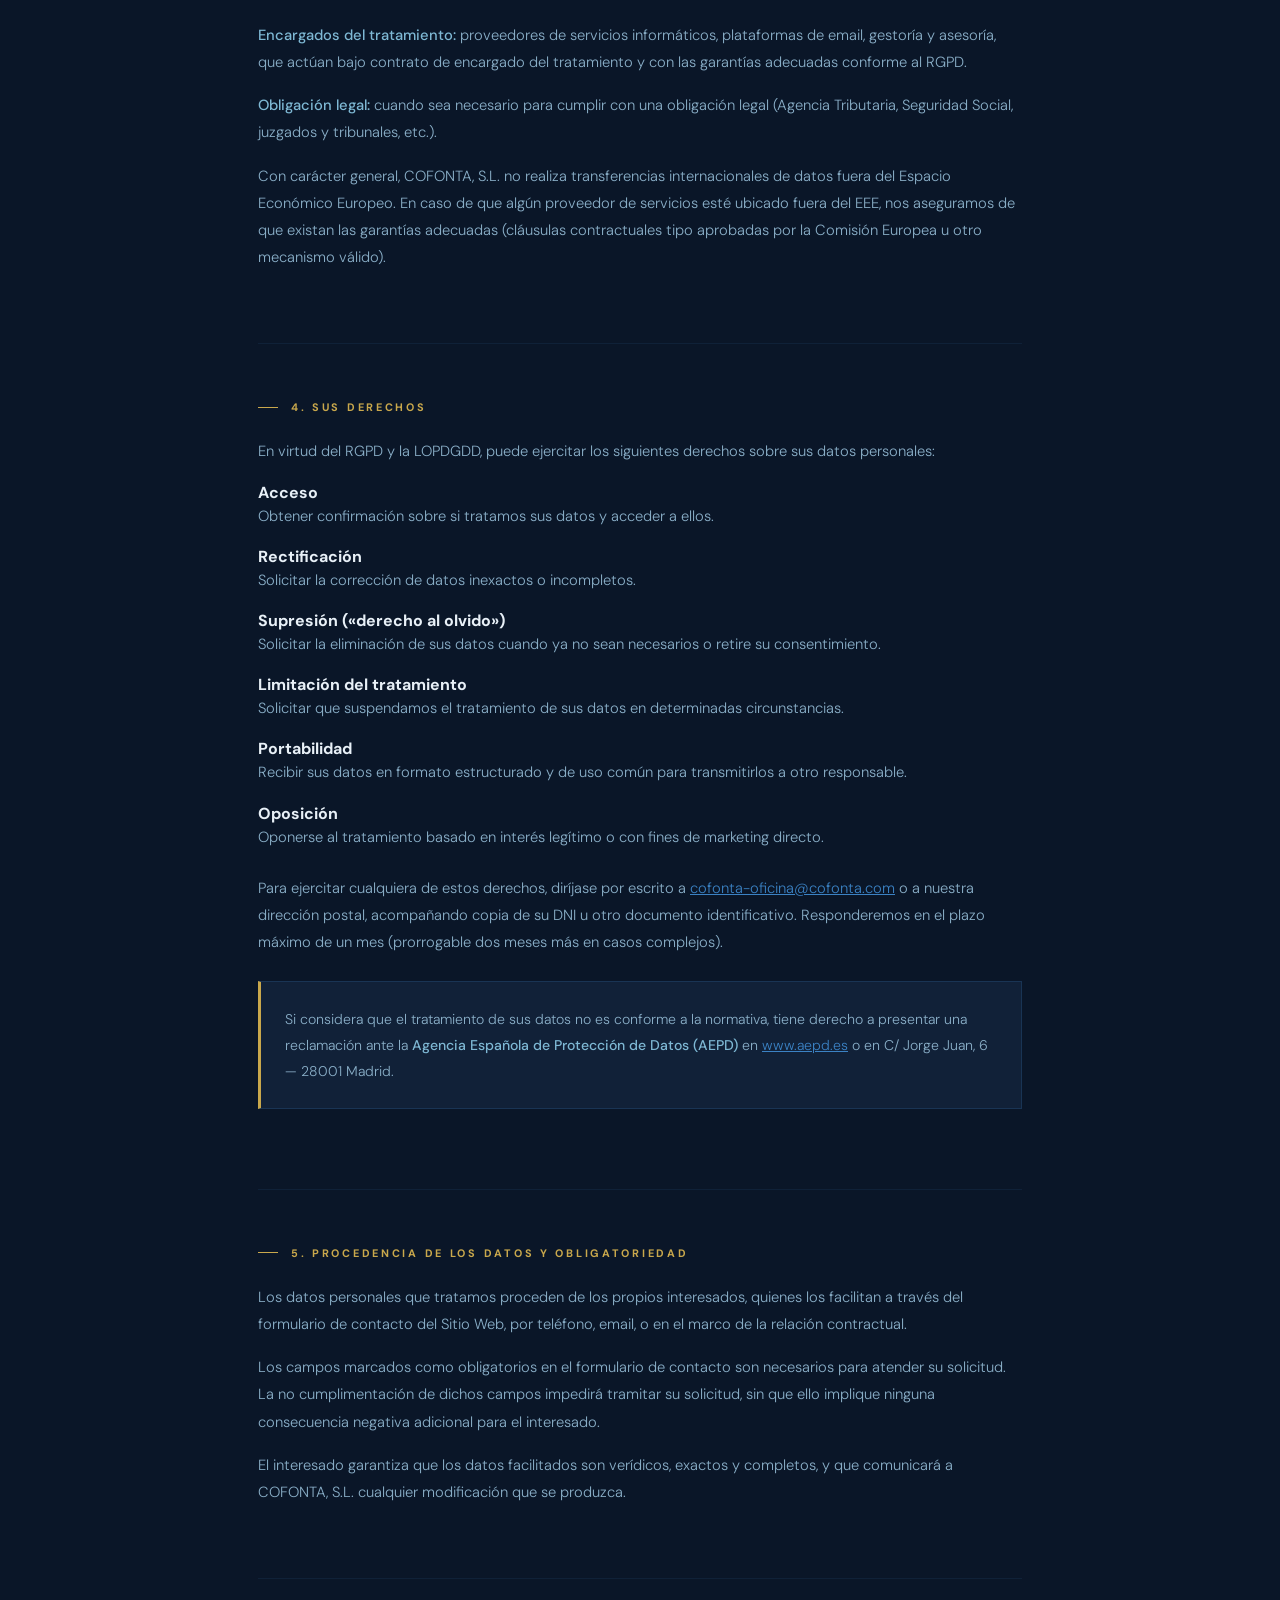
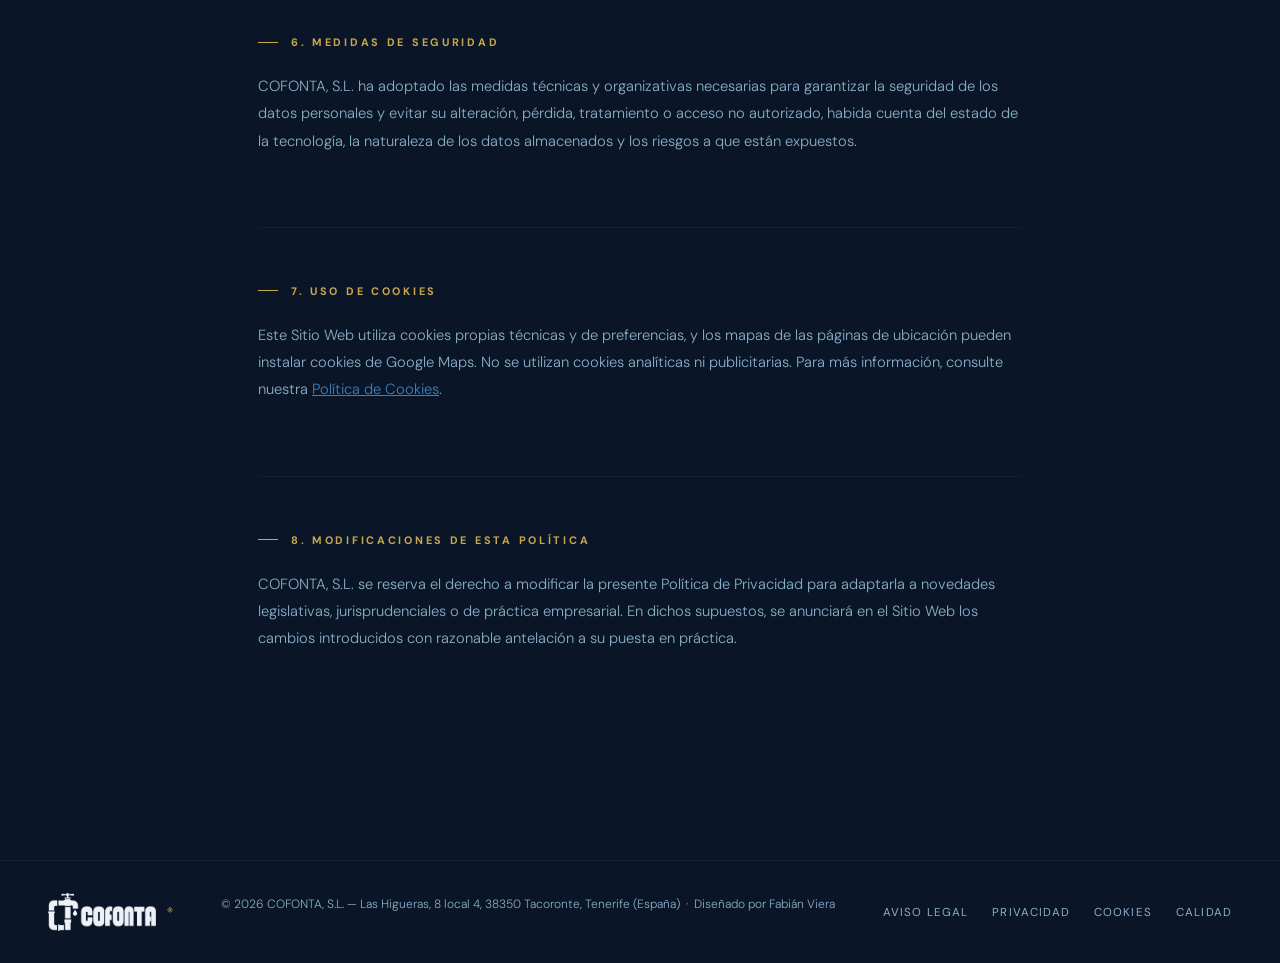
<file: politica-privacidad.html>
<!DOCTYPE html>
<html lang="es">
<head>
  <meta charset="UTF-8">
  <meta name="viewport" content="width=device-width, initial-scale=1.0">
  <title>Política de Privacidad — COFONTA®</title>
  <link rel="preconnect" href="https://fonts.googleapis.com">
  <link href="https://fonts.googleapis.com/css2?family=Bebas+Neue&family=DM+Sans:wght@300;400;500&family=DM+Serif+Display:ital@1&display=swap" rel="stylesheet">
  <link rel="stylesheet" href="styles-legal.css">
</head>
<body>

<nav>
  <a class="nav-logo" href="index.html">
    <img src="logo_cofonta_blanco.png" alt="COFONTA" class="logo-marca" width="153" height="54"><span class="reg">®</span>
    <span class="nav-40-sep" aria-hidden="true"></span>
    <img src="ImagenesWeb/aniversario-40-dorado.png" alt="40 aniversario COFONTA" class="nav-40" width="50" height="42">
  </a>
  <a href="index.html" class="nav-back">← Volver al inicio</a>
</nav>

<div class="page-hero">
  <p class="page-eyebrow">Protección de datos</p>
  <h1>Política de <em>Privacidad</em></h1>
  <p class="page-updated">Última actualización: noviembre de 2026 · Conforme al Reglamento (UE) 2016/679 (RGPD) y la Ley Orgánica 3/2018 (LOPDGDD)</p>
</div>

<div class="legal-body">

  <div class="legal-section">
    <h2>1. Responsable del tratamiento</h2>
    <table class="data-table">
      <tr><td>Responsable</td><td>COFONTA, S.L.</td></tr>
      <tr><td>NIF</td><td>B-38795860</td></tr>
      <tr><td>Dirección</td><td>Calle Las Higueras, n.º 8, Local 4, Edif. Alicia II — 38350 Tacoronte (Tenerife)</td></tr>
      <tr><td>Teléfono</td><td>922 563 501</td></tr>
      <tr><td>Email de contacto</td><td><a href="mailto:cofonta-oficina@cofonta.com">cofonta-oficina@cofonta.com</a></td></tr>
    </table>
    <p>COFONTA, S.L. no está obligada a designar un Delegado de Protección de Datos (DPD) conforme al artículo 37 del RGPD. Para cualquier cuestión relacionada con el tratamiento de sus datos puede dirigirse a la dirección de correo indicada.</p>
  </div>

  <div class="legal-section">
    <h2>2. Finalidades, bases jurídicas y plazos de conservación</h2>
    <p>COFONTA, S.L. trata sus datos personales para las siguientes finalidades:</p>
    <table class="data-table data-table--cols">
      <tr class="dt-head">
        <th>Finalidad</th>
        <th>Base jurídica</th>
        <th>Plazo de conservación</th>
      </tr>
      <tr>
        <td data-label="Finalidad">Atender consultas y solicitudes de presupuesto enviadas a través del formulario web o por email</td>
        <td data-label="Base jurídica">Ejecución de medidas precontractuales a petición del interesado (art. 6.1.b RGPD)</td>
        <td data-label="Plazo de conservación">Hasta la resolución de la consulta y durante 1 año adicional</td>
      </tr>
      <tr>
        <td data-label="Finalidad">Gestión de la relación contractual con clientes y proveedores</td>
        <td data-label="Base jurídica">Ejecución del contrato (art. 6.1.b RGPD)</td>
        <td data-label="Plazo de conservación">Duración del contrato y 5 años adicionales (obligaciones mercantiles) / 4 años (obligaciones fiscales)</td>
      </tr>
      <tr>
        <td data-label="Finalidad">Cumplimiento de obligaciones legales (contables, fiscales, laborales)</td>
        <td data-label="Base jurídica">Obligación legal (art. 6.1.c RGPD)</td>
        <td data-label="Plazo de conservación">Según los plazos establecidos por la normativa aplicable (generalmente 4-10 años)</td>
      </tr>
      <tr>
        <td data-label="Finalidad">Envío de comunicaciones comerciales sobre nuestros servicios a clientes existentes</td>
        <td data-label="Base jurídica">Interés legítimo (art. 6.1.f RGPD) / consentimiento (art. 6.1.a RGPD)</td>
        <td data-label="Plazo de conservación">Hasta que retire su consentimiento u objete al tratamiento</td>
      </tr>
    </table>
  </div>

  <div class="legal-section">
    <h2>3. Destinatarios y transferencias internacionales</h2>
    <p>Sus datos no serán cedidos a terceros salvo en los siguientes supuestos:</p>
    <p><strong>Encargados del tratamiento:</strong> proveedores de servicios informáticos, plataformas de email, gestoría y asesoría, que actúan bajo contrato de encargado del tratamiento y con las garantías adecuadas conforme al RGPD.</p>
    <p><strong>Obligación legal:</strong> cuando sea necesario para cumplir con una obligación legal (Agencia Tributaria, Seguridad Social, juzgados y tribunales, etc.).</p>
    <p>Con carácter general, COFONTA, S.L. no realiza transferencias internacionales de datos fuera del Espacio Económico Europeo. En caso de que algún proveedor de servicios esté ubicado fuera del EEE, nos aseguramos de que existan las garantías adecuadas (cláusulas contractuales tipo aprobadas por la Comisión Europea u otro mecanismo válido).</p>
  </div>

  <div class="legal-section">
    <h2>4. Sus derechos</h2>
    <p>En virtud del RGPD y la LOPDGDD, puede ejercitar los siguientes derechos sobre sus datos personales:</p>
    <div class="rights-grid">
      <div class="right-card">
        <h4>Acceso</h4>
        <p>Obtener confirmación sobre si tratamos sus datos y acceder a ellos.</p>
      </div>
      <div class="right-card">
        <h4>Rectificación</h4>
        <p>Solicitar la corrección de datos inexactos o incompletos.</p>
      </div>
      <div class="right-card">
        <h4>Supresión («derecho al olvido»)</h4>
        <p>Solicitar la eliminación de sus datos cuando ya no sean necesarios o retire su consentimiento.</p>
      </div>
      <div class="right-card">
        <h4>Limitación del tratamiento</h4>
        <p>Solicitar que suspendamos el tratamiento de sus datos en determinadas circunstancias.</p>
      </div>
      <div class="right-card">
        <h4>Portabilidad</h4>
        <p>Recibir sus datos en formato estructurado y de uso común para transmitirlos a otro responsable.</p>
      </div>
      <div class="right-card">
        <h4>Oposición</h4>
        <p>Oponerse al tratamiento basado en interés legítimo o con fines de marketing directo.</p>
      </div>
    </div>
    <p style="margin-top: 1.5rem;">Para ejercitar cualquiera de estos derechos, diríjase por escrito a <a href="mailto:cofonta-oficina@cofonta.com">cofonta-oficina@cofonta.com</a> o a nuestra dirección postal, acompañando copia de su DNI u otro documento identificativo. Responderemos en el plazo máximo de un mes (prorrogable dos meses más en casos complejos).</p>
    <div class="info-box">
      <p>Si considera que el tratamiento de sus datos no es conforme a la normativa, tiene derecho a presentar una reclamación ante la <strong>Agencia Española de Protección de Datos (AEPD)</strong> en <a href="https://www.aepd.es" target="_blank" rel="noopener">www.aepd.es</a> o en C/ Jorge Juan, 6 — 28001 Madrid.</p>
    </div>
  </div>

  <div class="legal-section">
    <h2>5. Procedencia de los datos y obligatoriedad</h2>
    <p>Los datos personales que tratamos proceden de los propios interesados, quienes los facilitan a través del formulario de contacto del Sitio Web, por teléfono, email, o en el marco de la relación contractual.</p>
    <p>Los campos marcados como obligatorios en el formulario de contacto son necesarios para atender su solicitud. La no cumplimentación de dichos campos impedirá tramitar su solicitud, sin que ello implique ninguna consecuencia negativa adicional para el interesado.</p>
    <p>El interesado garantiza que los datos facilitados son verídicos, exactos y completos, y que comunicará a COFONTA, S.L. cualquier modificación que se produzca.</p>
  </div>

  <div class="legal-section">
    <h2>6. Medidas de seguridad</h2>
    <p>COFONTA, S.L. ha adoptado las medidas técnicas y organizativas necesarias para garantizar la seguridad de los datos personales y evitar su alteración, pérdida, tratamiento o acceso no autorizado, habida cuenta del estado de la tecnología, la naturaleza de los datos almacenados y los riesgos a que están expuestos.</p>
  </div>

  <div class="legal-section">
    <h2>7. Uso de cookies</h2>
    <p>Este Sitio Web utiliza cookies propias técnicas y de preferencias, y los mapas de las páginas de ubicación pueden instalar cookies de Google Maps. No se utilizan cookies analíticas ni publicitarias. Para más información, consulte nuestra <a href="politica-cookies.html">Política de Cookies</a>.</p>
  </div>

  <div class="legal-section">
    <h2>8. Modificaciones de esta política</h2>
    <p>COFONTA, S.L. se reserva el derecho a modificar la presente Política de Privacidad para adaptarla a novedades legislativas, jurisprudenciales o de práctica empresarial. En dichos supuestos, se anunciará en el Sitio Web los cambios introducidos con razonable antelación a su puesta en práctica.</p>
  </div>

</div>

<footer>
  <div class="nav-logo" style="text-decoration:none;">
    <img src="logo_cofonta_blanco.png" alt="COFONTA" class="logo-marca" width="153" height="54">
    <span class="reg">®</span>
  </div>
  <p class="footer-copy">© 2026 COFONTA, S.L. — Las Higueras, 8 local 4, 38350 Tacoronte, Tenerife (España) &nbsp;·&nbsp; Diseñado por Fabián Viera</p>
  <div class="footer-legal">
    <a href="aviso-legal.html">Aviso Legal</a>
    <a href="politica-privacidad.html">Privacidad</a>
    <a href="politica-cookies.html">Cookies</a>
    <a href="politica-calidad.html">Calidad</a>
  </div>
</footer>

</body>
</html>
</file>
<file: styles.css>
/* ============================================================
   COFONTA — Hoja de estilos principal (index.html)
   ============================================================ */

*, *::before, *::after { box-sizing: border-box; margin: 0; padding: 0; }

:root {
  --navy: #0a1628;
  --steel: #1c3452;
  --blue: #1a56a0;
  --sky: #3b82c4;
  --water: #7eb8d4;
  --ice: #d4eaf7;
  --white: #f5f9fc;
  --gold: #c9a84c;
  --rust: #c45c3b;
  --text: #e8f0f7;
  --muted: #8aafc8;
}

html { scroll-behavior: smooth; }

body {
  font-family: 'DM Sans', sans-serif;
  background: var(--navy);
  color: var(--text);
  overflow-x: hidden;
}

/* ── NAV ── */
nav {
  position: fixed; top: 0; left: 0; right: 0; z-index: 100;
  display: flex; align-items: center; justify-content: space-between;
  padding: 1.2rem 3rem;
  background: rgba(10,22,40,0.85);
  backdrop-filter: blur(12px);
  border-bottom: 1px solid rgba(59,130,196,0.15);
}
.nav-logo {
  display: flex; align-items: baseline; gap: 0.3rem;
}
.nav-logo span.brand {
  font-family: 'Bebas Neue', sans-serif;
  font-size: 2rem; letter-spacing: 0.12em;
  color: var(--white);
}
.nav-logo span.reg {
  font-size: 0.75rem; color: var(--gold); vertical-align: super;
}
.nav-links { display: flex; gap: 2.5rem; list-style: none; }
.nav-links a {
  font-size: 0.8rem; letter-spacing: 0.12em; text-transform: uppercase;
  color: var(--muted); text-decoration: none;
  transition: color 0.2s;
}
.nav-links a:hover, .nav-links a.active { color: var(--white); }
.nav-links a.active { border-bottom: 1px solid var(--gold); padding-bottom: 2px; }
.nav-cta {
  font-size: 0.78rem; letter-spacing: 0.1em; text-transform: uppercase;
  padding: 0.55rem 1.4rem; border: 1px solid var(--sky);
  color: var(--sky); text-decoration: none; background: transparent;
  transition: all 0.25s; cursor: pointer;
}
.nav-cta:hover { background: var(--sky); color: var(--navy); }

/* ── HAMBURGER ── */
.nav-hamburger {
  display: none;
  flex-direction: column;
  gap: 5px;
  cursor: pointer;
  padding: 0.5rem;
  background: none;
  border: none;
  z-index: 110;
}
.nav-hamburger span {
  display: block;
  width: 24px;
  height: 2px;
  background: var(--white);
  transition: all 0.3s;
}
.nav-hamburger.open span:nth-child(1) { transform: rotate(45deg) translate(5px, 5px); }
.nav-hamburger.open span:nth-child(2) { opacity: 0; }
.nav-hamburger.open span:nth-child(3) { transform: rotate(-45deg) translate(5px, -5px); }

/* ── MOBILE NAV OVERLAY ── */
.nav-mobile {
  display: none;
  position: fixed;
  inset: 0;
  z-index: 99;
  background: rgba(10,22,40,0.98);
  padding: 6rem 2.5rem 3rem;
  flex-direction: column;
  gap: 0;
}
.nav-mobile.open { display: flex; }
.nav-mobile a {
  font-family: 'Bebas Neue', sans-serif;
  font-size: 2.2rem;
  letter-spacing: 0.08em;
  color: var(--muted);
  text-decoration: none;
  transition: color 0.2s;
  border-bottom: 1px solid rgba(59,130,196,0.1);
  padding: 1rem 0;
  display: block;
}
.nav-mobile a:hover { color: var(--white); }
.nav-mobile a.nav-mobile-cta {
  font-family: 'DM Sans', sans-serif;
  font-size: 0.82rem;
  letter-spacing: 0.12em;
  text-transform: uppercase;
  color: var(--sky);
  border: 1px solid var(--sky);
  border-top: none;
  text-align: center;
  padding: 1rem 1.5rem;
  margin-top: 1.5rem;
}
.nav-mobile a.nav-mobile-cta:hover { background: var(--sky); color: var(--navy); }

/* ── HERO ── */
.hero {
  min-height: 100vh;
  display: flex; flex-direction: column; justify-content: flex-end;
  padding: 0 3rem 6rem;
  position: relative;
  overflow: hidden;
}
.hero-bg {
  position: absolute; inset: 0;
  background:
    radial-gradient(ellipse 80% 60% at 60% 40%, rgba(26,86,160,0.25) 0%, transparent 70%),
    radial-gradient(ellipse 50% 80% at 10% 80%, rgba(10,22,40,0.9) 0%, transparent 60%),
    linear-gradient(160deg, var(--navy) 0%, #0d2040 50%, #0a1628 100%);
}
.hero-grid {
  position: absolute; inset: 0;
  background-image:
    linear-gradient(rgba(59,130,196,0.04) 1px, transparent 1px),
    linear-gradient(90deg, rgba(59,130,196,0.04) 1px, transparent 1px);
  background-size: 60px 60px;
}
.hero-pipe {
  position: absolute; top: 0; right: 18%; width: 2px;
  height: 100%; background: linear-gradient(180deg, transparent 0%, var(--sky) 40%, var(--water) 70%, transparent 100%);
  opacity: 0.2;
}
.hero-pipe::after {
  content: ''; position: absolute; top: 38%; left: 50%; transform: translateX(-50%);
  width: 12px; height: 12px; border-radius: 50%;
  background: var(--water); box-shadow: 0 0 20px var(--sky);
}

.hero-content { position: relative; max-width: 760px; }
.hero-eyebrow {
  font-size: 0.72rem; letter-spacing: 0.25em; text-transform: uppercase;
  color: var(--gold); margin-bottom: 1.5rem;
  display: flex; align-items: center; gap: 1rem;
}
.hero-eyebrow::before {
  content: ''; width: 40px; height: 1px; background: var(--gold);
}
h1 {
  font-family: 'Bebas Neue', sans-serif;
  font-size: clamp(3.5rem, 8vw, 7rem);
  line-height: 0.95; letter-spacing: 0.04em;
  color: var(--white);
  margin-bottom: 1.8rem;
}
h1 em {
  font-family: 'DM Serif Display', serif;
  font-style: italic; color: var(--water); font-size: 0.9em;
}
.hero-sub {
  font-size: 1.05rem; color: var(--muted); line-height: 1.7;
  max-width: 520px; margin-bottom: 3rem;
  font-weight: 300;
}
.hero-actions { display: flex; gap: 1.2rem; align-items: center; flex-wrap: wrap; }
.btn-primary {
  padding: 0.9rem 2.2rem; background: var(--blue);
  color: var(--white); text-decoration: none;
  font-size: 0.82rem; letter-spacing: 0.12em; text-transform: uppercase;
  border: none; cursor: pointer; transition: background 0.25s;
}
.btn-primary:hover { background: var(--sky); }
.btn-ghost {
  padding: 0.9rem 2.2rem; background: transparent;
  color: var(--muted); text-decoration: none;
  font-size: 0.82rem; letter-spacing: 0.12em; text-transform: uppercase;
  border: 1px solid rgba(139,175,200,0.3); cursor: pointer;
  transition: all 0.25s;
}
.btn-ghost:hover { border-color: var(--muted); color: var(--white); }

.hero-stats {
  position: absolute; right: 3rem; bottom: 6rem;
  display: flex; flex-direction: column; gap: 2.5rem;
  text-align: right;
}
.stat-num {
  font-family: 'Bebas Neue', sans-serif;
  font-size: 3rem; color: var(--white); line-height: 1;
  letter-spacing: 0.06em;
}
.stat-num span { color: var(--gold); }
.stat-label {
  font-size: 0.7rem; letter-spacing: 0.18em; text-transform: uppercase;
  color: var(--muted); margin-top: 0.2rem;
}

/* ── SERVICES ── */
.section { padding: 7rem 3rem; }
.section-header { margin-bottom: 4rem; }
.section-eyebrow {
  font-size: 0.7rem; letter-spacing: 0.25em; text-transform: uppercase;
  color: var(--gold); margin-bottom: 1rem;
  display: flex; align-items: center; gap: 1rem;
}
.section-eyebrow::before { content: ''; width: 30px; height: 1px; background: var(--gold); }
h2 {
  font-family: 'Bebas Neue', sans-serif;
  font-size: clamp(2.2rem, 5vw, 4rem); letter-spacing: 0.05em;
  color: var(--white); line-height: 1;
}
h2 em {
  font-family: 'DM Serif Display', serif;
  font-style: italic; color: var(--water);
}

.services-bg { background: var(--steel); }
.services-grid {
  display: grid; grid-template-columns: repeat(auto-fill, minmax(280px, 1fr));
  gap: 1px; background: rgba(59,130,196,0.1);
}
.service-card {
  background: var(--steel); padding: 2.5rem;
  border: 1px solid transparent;
  transition: all 0.3s;
  position: relative; overflow: hidden;
}
.service-card::before {
  content: ''; position: absolute; bottom: 0; left: 0;
  width: 0; height: 2px; background: var(--gold);
  transition: width 0.4s;
}
.service-card:hover { border-color: rgba(59,130,196,0.2); background: #243d5e; }
.service-card:hover::before { width: 100%; }
.service-icon {
  width: 44px; height: 44px; margin-bottom: 1.5rem;
  color: var(--sky);
}
.service-card h3 {
  font-size: 1rem; font-weight: 500; color: var(--white);
  margin-bottom: 0.6rem; letter-spacing: 0.02em;
}
.service-card p {
  font-size: 0.85rem; color: var(--muted); line-height: 1.6;
  font-weight: 300;
}

/* ── EMPRESA ── */
.empresa { background: var(--navy); }
.empresa-inner {
  display: grid; grid-template-columns: 1fr 1fr; gap: 5rem;
  align-items: start;
}
.empresa-text p {
  font-size: 0.95rem; color: var(--muted); line-height: 1.85;
  font-weight: 300; margin-bottom: 1.5rem;
}
.empresa-text p strong { color: var(--water); font-weight: 500; }
.calidad-list { list-style: none; margin-top: 2rem; }
.calidad-list li {
  display: flex; gap: 1rem; align-items: flex-start;
  padding: 1rem 0; border-bottom: 1px solid rgba(59,130,196,0.1);
  font-size: 0.9rem; color: var(--muted); font-weight: 300;
}
.calidad-list li:last-child { border-bottom: none; }
.calidad-num {
  font-family: 'Bebas Neue', sans-serif;
  font-size: 1.8rem; color: rgba(59,130,196,0.3);
  line-height: 1; min-width: 36px;
}
.empresa-image-stack {
  display: flex;
  gap: 16px;
}
.img-card {
  flex: 1;
  background: var(--steel);
  border: 1px solid rgba(59,130,196,0.15);
  overflow: hidden;
}
.img-wrapper {
  width: 100%;
  height: 280px;
  overflow: hidden;
}
.img-wrapper img {
  width: 100%;
  height: 100%;
  object-fit: cover;
  display: block;
}
.img-card-label {
  padding: 0.8rem 1.2rem;
  font-size: 0.72rem; letter-spacing: 0.15em; text-transform: uppercase;
  color: var(--muted);
}

.asociaciones {
  margin-top: 3rem; padding-top: 2rem;
  border-top: 1px solid rgba(59,130,196,0.15);
}
.asociaciones-label {
  font-size: 0.68rem; letter-spacing: 0.2em; text-transform: uppercase;
  color: var(--muted); margin-bottom: 1.5rem;
}
.logos-row { display: flex; gap: 2rem; align-items: center; flex-wrap: wrap; }
.logo-badge {
  padding: 0.6rem 1.2rem; border: 1px solid rgba(59,130,196,0.2);
  font-size: 0.75rem; font-weight: 500; color: var(--muted);
  letter-spacing: 0.08em;
}

/* ── OBRAS ── */
.obras { background: linear-gradient(180deg, var(--steel) 0%, var(--navy) 100%); }
.obras-grid {
  display: grid; grid-template-columns: repeat(3, 1fr); gap: 1.5rem;
  margin-bottom: 3rem;
}
.obra-card {
  background: var(--navy);
  border: 1px solid rgba(59,130,196,0.12);
  overflow: hidden;
  transition: transform 0.3s, border-color 0.3s;
}
.obra-card:hover { transform: translateY(-4px); border-color: rgba(59,130,196,0.4); }
.obra-card img { width: 100%; height: 200px; object-fit: cover; display: block; }
.obra-card-body { padding: 1.2rem 1.4rem; }
.obra-card-body h4 {
  font-size: 0.9rem; font-weight: 500; color: var(--white); margin-bottom: 0.3rem;
}
.obra-card-body p {
  font-size: 0.78rem; color: var(--muted); font-weight: 300;
}

.obras-list-title {
  font-size: 0.8rem; letter-spacing: 0.15em; text-transform: uppercase;
  color: var(--gold); margin: 2.5rem 0 1.5rem;
}
.obras-list {
  display: grid; grid-template-columns: 1fr 1fr; gap: 0.5rem;
  list-style: none;
}
.obras-list li {
  font-size: 0.85rem; color: var(--muted); font-weight: 300;
  padding: 0.5rem 0; border-bottom: 1px solid rgba(59,130,196,0.07);
  display: flex; align-items: baseline; gap: 0.6rem;
}
.obras-list li::before {
  content: '—'; color: rgba(59,130,196,0.4); font-size: 0.7rem;
}

/* ── TIENDA ── */
.tienda { background: var(--navy); }
.tienda-inner {
  display: grid; grid-template-columns: 1fr 1fr; gap: 5rem; align-items: center;
}
.tienda-images { display: flex; flex-direction: column; gap: 1.5rem; }
.tienda-images img {
  width: 100%; height: 240px; object-fit: cover;
  border: 1px solid rgba(59,130,196,0.15);
}
.tienda-text p {
  font-size: 0.95rem; color: var(--muted); line-height: 1.85; font-weight: 300;
  margin-bottom: 1.5rem;
}
.info-block {
  margin-top: 1.5rem; padding: 1.5rem;
  border: 1px solid rgba(59,130,196,0.15);
  background: rgba(28,52,82,0.4);
}
.info-block-title {
  font-size: 0.7rem; letter-spacing: 0.2em; text-transform: uppercase;
  color: var(--gold); margin-bottom: 1rem;
}
.info-row {
  display: flex; gap: 0.8rem; align-items: flex-start;
  font-size: 0.85rem; color: var(--muted); margin-bottom: 0.5rem;
}
.info-row svg { flex-shrink: 0; margin-top: 2px; color: var(--sky); }

/* ── CONTACTO ── */
.contacto { background: var(--steel); }
.contacto-inner {
  display: grid; grid-template-columns: 1fr 1fr; gap: 5rem;
}
.contact-locations { display: flex; flex-direction: column; gap: 2rem; }
.contact-loc {
  padding: 2rem; border: 1px solid rgba(59,130,196,0.15);
  background: rgba(10,22,40,0.4);
}
.contact-loc h4 {
  font-size: 0.72rem; letter-spacing: 0.2em; text-transform: uppercase;
  color: var(--gold); margin-bottom: 1.2rem;
}
.contact-detail {
  display: flex; gap: 0.8rem; align-items: flex-start;
  font-size: 0.88rem; color: var(--muted); margin-bottom: 0.7rem;
}
.contact-detail svg { flex-shrink: 0; margin-top: 2px; color: var(--sky); }
.contact-detail a { color: var(--muted); text-decoration: none; }
.contact-detail a:hover { color: var(--water); }
.map-link {
  display: inline-flex; align-items: center; gap: 0.4rem;
  font-size: 0.75rem; letter-spacing: 0.12em; text-transform: uppercase;
  color: var(--sky); text-decoration: none; margin-top: 0.8rem;
  border-bottom: 1px solid transparent; padding-bottom: 2px;
  transition: border-color 0.2s;
}
.map-link:hover { border-color: var(--sky); }
.contact-form-title {
  font-family: 'Bebas Neue', sans-serif;
  font-size: 2.5rem; letter-spacing: 0.05em;
  color: var(--white); margin-bottom: 0.5rem;
}
.contact-form-sub {
  font-size: 0.85rem; color: var(--muted); font-weight: 300; margin-bottom: 2rem;
}
.form-field { margin-bottom: 1.2rem; }
.form-field label {
  display: block; font-size: 0.68rem; letter-spacing: 0.18em;
  text-transform: uppercase; color: var(--muted); margin-bottom: 0.5rem;
}
.form-field input, .form-field textarea {
  width: 100%; padding: 0.9rem 1rem;
  background: rgba(10,22,40,0.6);
  border: 1px solid rgba(59,130,196,0.2);
  color: var(--white); font-family: 'DM Sans', sans-serif; font-size: 0.9rem;
  transition: border-color 0.2s; outline: none;
}
.form-field input:focus, .form-field textarea:focus { border-color: var(--sky); }
.form-field input.error, .form-field textarea.error { border-color: var(--rust); }
.form-field textarea { resize: vertical; min-height: 120px; }
.form-row { display: grid; grid-template-columns: 1fr 1fr; gap: 1rem; }

/* ── FOOTER ── */
footer {
  padding: 2rem 3rem; background: var(--navy);
  border-top: 1px solid rgba(59,130,196,0.1);
  display: flex; align-items: center; justify-content: space-between;
}
.footer-copy {
  font-size: 0.75rem; color: var(--muted); font-weight: 300;
}
.footer-legal { display: flex; gap: 1.5rem; }
.footer-legal a {
  font-size: 0.72rem; letter-spacing: 0.1em; text-transform: uppercase;
  color: var(--muted); text-decoration: none;
}
.footer-legal a:hover { color: var(--water); }

/* ── COOKIE BANNER ── */
.cookie-banner {
  position: fixed;
  right: 1.2rem;
  bottom: 1.2rem;
  width: min(420px, calc(100vw - 2.4rem));
  background: rgba(10, 22, 40, 0.96);
  border: 1px solid rgba(59, 130, 196, 0.35);
  box-shadow: 0 18px 40px rgba(0, 0, 0, 0.35);
  padding: 1rem;
  z-index: 1200;
  display: none;
}
.cookie-banner.show {
  display: block;
  animation: fadeUp 0.35s ease both;
}
.cookie-banner-title {
  font-size: 0.76rem;
  letter-spacing: 0.14em;
  text-transform: uppercase;
  color: var(--gold);
  margin-bottom: 0.55rem;
}
.cookie-banner p {
  font-size: 0.83rem;
  line-height: 1.65;
  color: var(--muted);
  margin-bottom: 0.9rem;
  font-weight: 300;
}
.cookie-banner p a { color: var(--sky); text-decoration: none; }
.cookie-banner p a:hover { color: var(--water); }
.cookie-banner-actions {
  display: flex;
  gap: 0.6rem;
  justify-content: flex-end;
  flex-wrap: wrap;
}
.cookie-btn {
  font-size: 0.72rem;
  letter-spacing: 0.1em;
  text-transform: uppercase;
  padding: 0.55rem 0.95rem;
  cursor: pointer;
  border: 1px solid rgba(59, 130, 196, 0.4);
  font-family: 'DM Sans', sans-serif;
}
.cookie-btn-reject { background: transparent; color: var(--muted); }
.cookie-btn-accept { background: var(--blue); color: var(--white); border-color: var(--blue); }

/* ── ANIMATIONS ── */
@keyframes fadeUp {
  from { opacity: 0; transform: translateY(30px); }
  to { opacity: 1; transform: translateY(0); }
}
.hero-content > * { animation: fadeUp 0.8s ease both; }
.hero-eyebrow { animation-delay: 0.1s; }
h1 { animation-delay: 0.25s; }
.hero-sub { animation-delay: 0.4s; }
.hero-actions { animation-delay: 0.55s; }
.hero-stats { animation: fadeUp 1s ease 0.6s both; }

/* ── RESPONSIVE ── */
@media (max-width: 900px) {
  nav { padding: 1rem 1.5rem; }
  .nav-links { display: none; }
  .nav-cta { display: none; }
  .nav-hamburger { display: flex; }
  .hero { padding: 0 1.5rem 4rem; }
  .hero-stats { display: none; }
  .section { padding: 5rem 1.5rem; }
  .empresa-inner, .tienda-inner, .contacto-inner { grid-template-columns: 1fr; gap: 3rem; }
  .obras-grid { grid-template-columns: 1fr 1fr; }
  .obras-list { grid-template-columns: 1fr; }
  footer { flex-direction: column; gap: 0.5rem; text-align: center; }
  .footer-legal { justify-content: center; flex-wrap: wrap; gap: 1rem; }
}
@media (max-width: 600px) {
  .obras-grid { grid-template-columns: 1fr; }
  .empresa-image-stack { flex-direction: column; }
  .form-row { grid-template-columns: 1fr; }
  .cookie-banner { right: 0.8rem; left: 0.8rem; width: auto; bottom: 0.8rem; }
}

/* ── SELLO 40 ANIVERSARIO ── */
.nav-40-sep {
  width: 1px; height: 34px; align-self: center;
  background: rgba(126,184,212,0.35);
  margin: 0 0.9rem 0 0.7rem;
}
.nav-logo img.nav-40 { height: 42px; width: auto; display: block; align-self: center; }
@media (max-width: 380px) {
  .nav-40-sep { margin: 0 0.5rem 0 0.4rem; }
  .nav-logo img.nav-40 { height: 36px; }
}

/* ── LOGOTIPO (logo + nombre en una sola imagen) ── */
.nav-logo img.logo-marca { height: 54px; width: auto; display: block; align-self: center; }
footer .nav-logo img.logo-marca { height: 38px; }
@media (max-width: 600px) {
  nav .nav-logo img.logo-marca { height: 44px; }
}
@media (max-width: 380px) {
  nav .nav-logo img.logo-marca { height: 38px; }
}
</file>
<file: styles-legal.css>
/* ============================================================
   COFONTA — Hoja de estilos páginas legales
   (aviso-legal, politica-privacidad, politica-cookies, politica-calidad)
   ============================================================ */

*, *::before, *::after { box-sizing: border-box; margin: 0; padding: 0; }

:root {
  --navy: #0a1628; --steel: #1c3452; --blue: #1a56a0; --sky: #3b82c4;
  --water: #7eb8d4; --white: #f5f9fc; --gold: #c9a84c; --muted: #8aafc8; --text: #e8f0f7;
}

html { scroll-behavior: smooth; }
body { font-family: 'DM Sans', sans-serif; background: var(--navy); color: var(--text); }

nav {
  position: fixed; top: 0; left: 0; right: 0; z-index: 100;
  display: flex; align-items: center; justify-content: space-between;
  padding: 1.2rem 3rem;
  background: rgba(10,22,40,0.95); backdrop-filter: blur(12px);
  border-bottom: 1px solid rgba(59,130,196,0.15);
}
.nav-logo { display: flex; align-items: center; gap: 0.7rem; text-decoration: none; }
.nav-logo .brand { font-family: 'Bebas Neue', sans-serif; font-size: 2rem; letter-spacing: 0.12em; color: var(--white); }
.nav-logo .reg { font-size: 0.75rem; color: var(--gold); vertical-align: super; }
.nav-back {
  font-size: 0.78rem; letter-spacing: 0.1em; text-transform: uppercase;
  color: var(--muted); text-decoration: none; transition: color 0.2s;
  display: flex; align-items: center; gap: 0.4rem;
}
.nav-back:hover { color: var(--white); }

.page-hero {
  padding: 10rem 3rem 4rem;
  background: linear-gradient(160deg, var(--navy) 0%, #0d2040 100%);
  border-bottom: 1px solid rgba(59,130,196,0.1);
}
.page-eyebrow {
  font-size: 0.7rem; letter-spacing: 0.25em; text-transform: uppercase;
  color: var(--gold); margin-bottom: 1rem;
  display: flex; align-items: center; gap: 1rem;
}
.page-eyebrow::before { content: ''; width: 30px; height: 1px; background: var(--gold); }
h1 { font-family: 'Bebas Neue', sans-serif; font-size: clamp(2.5rem, 5vw, 4rem); letter-spacing: 0.05em; color: var(--white); line-height: 1; }
h1 em { font-family: 'DM Serif Display', serif; font-style: italic; color: var(--water); }
.page-updated { font-size: 0.78rem; color: var(--muted); margin-top: 1rem; font-weight: 300; }

.legal-body { max-width: 860px; margin: 0 auto; padding: 5rem 3rem; }
.legal-section { margin-bottom: 3.5rem; padding-bottom: 3.5rem; border-bottom: 1px solid rgba(59,130,196,0.1); }
.legal-section:last-child { border-bottom: none; }
h2 {
  font-size: 0.68rem; letter-spacing: 0.25em; text-transform: uppercase;
  color: var(--gold); margin-bottom: 1.5rem;
  display: flex; align-items: center; gap: 0.8rem;
}
h2::before { content: ''; width: 20px; height: 1px; background: var(--gold); }
h3 { font-size: 1rem; font-weight: 500; color: var(--white); margin-bottom: 0.8rem; margin-top: 1.5rem; }
p { font-size: 0.92rem; color: var(--muted); line-height: 1.85; font-weight: 300; margin-bottom: 1rem; }
p strong { color: var(--water); font-weight: 500; }
a { color: var(--sky); }
ul, ol { padding-left: 1.5rem; margin-bottom: 1rem; }
li { font-size: 0.92rem; color: var(--muted); line-height: 1.85; font-weight: 300; margin-bottom: 0.4rem; }

.data-table { width: 100%; border-collapse: collapse; margin: 1rem 0; }
.data-table td { padding: 0.8rem 1rem; font-size: 0.88rem; border-bottom: 1px solid rgba(59,130,196,0.1); vertical-align: top; }
.data-table td:first-child { color: var(--muted); font-weight: 500; white-space: nowrap; width: 200px; }
.data-table td:last-child { color: var(--text); font-weight: 300; }

.info-box {
  padding: 1.5rem; background: rgba(28,52,82,0.4);
  border: 1px solid rgba(59,130,196,0.2); border-left: 3px solid var(--gold);
  margin: 1.5rem 0;
}
.info-box p { margin: 0; font-size: 0.88rem; }

footer {
  padding: 2rem 3rem; background: var(--navy);
  border-top: 1px solid rgba(59,130,196,0.1);
  display: flex; align-items: center; justify-content: space-between; flex-wrap: wrap; gap: 1rem;
}
.footer-copy { font-size: 0.75rem; color: var(--muted); font-weight: 300; }
.footer-legal { display: flex; gap: 1.5rem; flex-wrap: wrap; }
.footer-legal a { font-size: 0.72rem; letter-spacing: 0.1em; text-transform: uppercase; color: var(--muted); text-decoration: none; }
.footer-legal a:hover { color: var(--water); }

@media (max-width: 768px) {
  nav { padding: 1rem 1.5rem; }
  .page-hero { padding: 8rem 1.5rem 3rem; }
  .legal-body { padding: 3rem 1.5rem; }
  .data-table td:first-child { width: 140px; }
  footer { padding: 1.5rem; flex-direction: column; text-align: center; }
  .footer-legal { justify-content: center; }
}

/* ── SELLO 40 ANIVERSARIO ── */
.nav-40-sep {
  width: 1px; height: 34px; align-self: center;
  background: rgba(126,184,212,0.35);
  margin: 0 0.9rem 0 0.7rem;
}
.nav-logo img.nav-40 { height: 42px; width: auto; display: block; align-self: center; }
@media (max-width: 600px) {
  .nav-logo { gap: 0.45rem; }
  .nav-logo .brand { font-size: 1.6rem; letter-spacing: 0.08em; }
  .nav-40-sep { height: 28px; margin: 0 0.5rem 0 0.3rem; }
  .nav-logo img.nav-40 { height: 34px; }
  .nav-back { white-space: nowrap; font-size: 0.7rem; letter-spacing: 0.06em; }
}
@media (max-width: 380px) {
  nav { padding: 1rem 1rem; }
  .nav-logo img:not(.nav-40):not(.logo-marca) { height: 34px !important; }
  .nav-logo .brand { font-size: 1.35rem; }
  .nav-40-sep { margin: 0 0.4rem 0 0.2rem; }
  .nav-logo img.nav-40 { height: 30px; }
}
@media (max-width: 360px) {
  nav { padding: 1rem 0.75rem; }
  .nav-back { font-size: 0.62rem; letter-spacing: 0.02em; gap: 0.25rem; }
  .nav-back svg { width: 11px; height: 11px; }
}

/* Tablas con varias columnas: la primera columna puede partirse en líneas */
.data-table--cols th {
  text-align: left; padding: 0.7rem 1rem; font-size: 0.72rem; font-weight: 500;
  letter-spacing: 0.08em; text-transform: uppercase; color: var(--muted);
  border-bottom: 1px solid rgba(59,130,196,0.25);
}
.data-table--cols td:first-child { white-space: normal; width: auto; }
.data-table--cols td { overflow-wrap: break-word; }

/* ── TABLAS EN MÓVIL Y TABLET ── */
@media (max-width: 768px) {
  /* Tablas dato–valor: etiqueta encima del valor */
  .data-table tr { display: block; padding: 0.7rem 0; border-bottom: 1px solid rgba(59,130,196,0.1); }
  .data-table td { display: block; padding: 0; border-bottom: none; overflow-wrap: anywhere; }
  .data-table td:first-child { width: auto; white-space: normal; font-size: 0.75rem; letter-spacing: 0.06em; text-transform: uppercase; margin-bottom: 0.25rem; }

  /* Tablas con varias columnas: una ficha por fila */
  .data-table--cols tr.dt-head { display: none; }
  .data-table--cols tr {
    padding: 1rem 1.1rem; margin-bottom: 0.8rem;
    background: rgba(28,52,82,0.35);
    border: 1px solid rgba(59,130,196,0.15); border-left: 3px solid var(--gold);
  }
  .data-table--cols td { margin-bottom: 0.55rem; }
  .data-table--cols td:last-child { margin-bottom: 0; }
  .data-table--cols td:first-child {
    font-size: 0.95rem; letter-spacing: 0; text-transform: none;
    color: var(--white); font-weight: 500; margin-bottom: 0.6rem;
  }
  .data-table--cols td[data-label]::before {
    content: attr(data-label);
    display: block; font-size: 0.68rem; letter-spacing: 0.08em; text-transform: uppercase;
    color: var(--muted); font-weight: 500; margin-bottom: 0.15rem;
  }
}

/* ── LOGOTIPO (logo + nombre en una sola imagen) ── */
.nav-logo img.logo-marca { height: 54px; width: auto; display: block; align-self: center; }
footer .nav-logo img.logo-marca { height: 38px; }
@media (max-width: 600px) {
  nav .nav-logo img.logo-marca { height: 44px; }
}
@media (max-width: 380px) {
  nav .nav-logo img.logo-marca { height: 38px; }
}
</file>
<file: styles-maps.css>
/* ============================================================
   COFONTA — Hoja de estilos páginas de mapa
   (mapaoficina, mapaalmacen, mapatiendasauzal)
   ============================================================ */

*, *::before, *::after { box-sizing: border-box; margin: 0; padding: 0; }

:root {
  --navy: #0a1628; --steel: #1c3452; --sky: #3b82c4;
  --water: #7eb8d4; --white: #f5f9fc; --gold: #c9a84c; --muted: #8aafc8; --text: #e8f0f7;
}

html { scroll-behavior: smooth; }
body { font-family: 'DM Sans', sans-serif; background: var(--navy); color: var(--text); min-height: 100vh; display: flex; flex-direction: column; }

nav {
  position: fixed; top: 0; left: 0; right: 0; z-index: 100;
  display: flex; align-items: center; justify-content: space-between;
  padding: 1.2rem 3rem;
  background: rgba(10,22,40,0.95); backdrop-filter: blur(12px);
  border-bottom: 1px solid rgba(59,130,196,0.15);
}
.nav-logo { display: flex; align-items: center; gap: 0.7rem; text-decoration: none; }
.nav-logo img { height: 42px; width: auto; }
.nav-logo .brand { font-family: 'Bebas Neue', sans-serif; font-size: 2rem; letter-spacing: 0.12em; color: var(--white); }
.nav-logo .reg { font-size: 0.75rem; color: var(--gold); vertical-align: super; }
.nav-back {
  font-size: 0.78rem; letter-spacing: 0.1em; text-transform: uppercase;
  color: var(--muted); text-decoration: none; transition: color 0.2s;
  display: flex; align-items: center; gap: 0.4rem;
}
.nav-back:hover { color: var(--white); }

.page-hero {
  padding: 9rem 3rem 3rem;
  background: linear-gradient(160deg, var(--navy) 0%, #0d2040 100%);
  border-bottom: 1px solid rgba(59,130,196,0.1);
}
.page-eyebrow {
  font-size: 0.7rem; letter-spacing: 0.25em; text-transform: uppercase;
  color: var(--gold); margin-bottom: 0.8rem;
  display: flex; align-items: center; gap: 1rem;
}
.page-eyebrow::before { content: ''; width: 30px; height: 1px; background: var(--gold); }
h1 { font-family: 'Bebas Neue', sans-serif; font-size: clamp(2rem, 4vw, 3.2rem); letter-spacing: 0.05em; color: var(--white); line-height: 1; }
h1 em { font-family: 'DM Serif Display', serif; font-style: italic; color: var(--water); }

.main {
  flex: 1; padding: 3rem;
  display: grid; grid-template-columns: 1fr 340px; gap: 3rem;
  max-width: 1200px; margin: 0 auto; width: 100%;
}
.map-container { border: 1px solid rgba(59,130,196,0.2); overflow: hidden; }
.map-container iframe { display: block; width: 100%; height: 500px; border: none; }

.info-panel { display: flex; flex-direction: column; gap: 1.5rem; }
.info-card { padding: 1.8rem; background: var(--steel); border: 1px solid rgba(59,130,196,0.15); }
.info-card-label {
  font-size: 0.68rem; letter-spacing: 0.22em; text-transform: uppercase;
  color: var(--gold); margin-bottom: 1.2rem;
  display: flex; align-items: center; gap: 0.6rem;
}
.info-card-label::before { content: ''; width: 16px; height: 1px; background: var(--gold); }
.info-row {
  display: flex; gap: 0.9rem; align-items: flex-start;
  font-size: 0.88rem; color: var(--muted); margin-bottom: 0.85rem;
  font-weight: 300; line-height: 1.65;
}
.info-row:last-child { margin-bottom: 0; }
.info-row svg { flex-shrink: 0; margin-top: 2px; color: var(--sky); }
.info-row a { color: var(--sky); text-decoration: none; }
.info-row a:hover { color: var(--water); }

.btn-primary {
  display: flex; align-items: center; justify-content: center; gap: 0.6rem;
  padding: 0.9rem 1.6rem; background: var(--sky); color: var(--white);
  text-decoration: none; font-size: 0.8rem; letter-spacing: 0.1em;
  text-transform: uppercase; transition: background 0.25s;
}
.btn-primary:hover { background: var(--water); color: var(--navy); }
.btn-ghost {
  display: flex; align-items: center; justify-content: center; gap: 0.6rem;
  padding: 0.9rem 1.6rem; background: transparent; color: var(--muted);
  text-decoration: none; font-size: 0.8rem; letter-spacing: 0.1em;
  text-transform: uppercase; border: 1px solid rgba(139,175,200,0.3); transition: all 0.25s;
}
.btn-ghost:hover { border-color: var(--muted); color: var(--white); }

footer {
  padding: 2rem 3rem; background: var(--navy);
  border-top: 1px solid rgba(59,130,196,0.1);
  display: flex; align-items: center; justify-content: space-between; flex-wrap: wrap; gap: 1rem;
}
.footer-copy { font-size: 0.75rem; color: var(--muted); font-weight: 300; }
.footer-legal { display: flex; gap: 1.5rem; }
.footer-legal a { font-size: 0.72rem; letter-spacing: 0.1em; text-transform: uppercase; color: var(--muted); text-decoration: none; }
.footer-legal a:hover { color: var(--water); }

@media (max-width: 900px) {
  nav { padding: 1rem 1.5rem; }
  .page-hero { padding: 7rem 1.5rem 2.5rem; }
  .main { grid-template-columns: 1fr; padding: 2rem 1.5rem; }
  .map-container iframe { height: 320px; }
  footer { padding: 1.5rem; flex-direction: column; text-align: center; }
  .footer-legal { justify-content: center; flex-wrap: wrap; gap: 1rem; }
}

/* ── SELLO 40 ANIVERSARIO ── */
.nav-40-sep {
  width: 1px; height: 34px; align-self: center;
  background: rgba(126,184,212,0.35);
  margin: 0 0.9rem 0 0.7rem;
}
.nav-logo img.nav-40 { height: 42px; width: auto; display: block; align-self: center; }
@media (max-width: 600px) {
  .nav-logo { gap: 0.45rem; }
  .nav-logo .brand { font-size: 1.6rem; letter-spacing: 0.08em; }
  .nav-40-sep { height: 28px; margin: 0 0.5rem 0 0.3rem; }
  .nav-logo img.nav-40 { height: 34px; }
  .nav-back { white-space: nowrap; font-size: 0.7rem; letter-spacing: 0.06em; }
}
@media (max-width: 380px) {
  nav { padding: 1rem 1rem; }
  .nav-logo img:not(.nav-40):not(.logo-marca) { height: 34px !important; }
  .nav-logo .brand { font-size: 1.35rem; }
  .nav-40-sep { margin: 0 0.4rem 0 0.2rem; }
  .nav-logo img.nav-40 { height: 30px; }
}
@media (max-width: 360px) {
  nav { padding: 1rem 0.75rem; }
  .nav-back { font-size: 0.62rem; letter-spacing: 0.02em; gap: 0.25rem; }
  .nav-back svg { width: 11px; height: 11px; }
}

/* ── LOGOTIPO (logo + nombre en una sola imagen) ── */
.nav-logo img.logo-marca { height: 54px; width: auto; display: block; align-self: center; }
footer .nav-logo img.logo-marca { height: 38px; }
@media (max-width: 600px) {
  nav .nav-logo img.logo-marca { height: 44px; }
}
@media (max-width: 380px) {
  nav .nav-logo img.logo-marca { height: 38px; }
}
</file>
